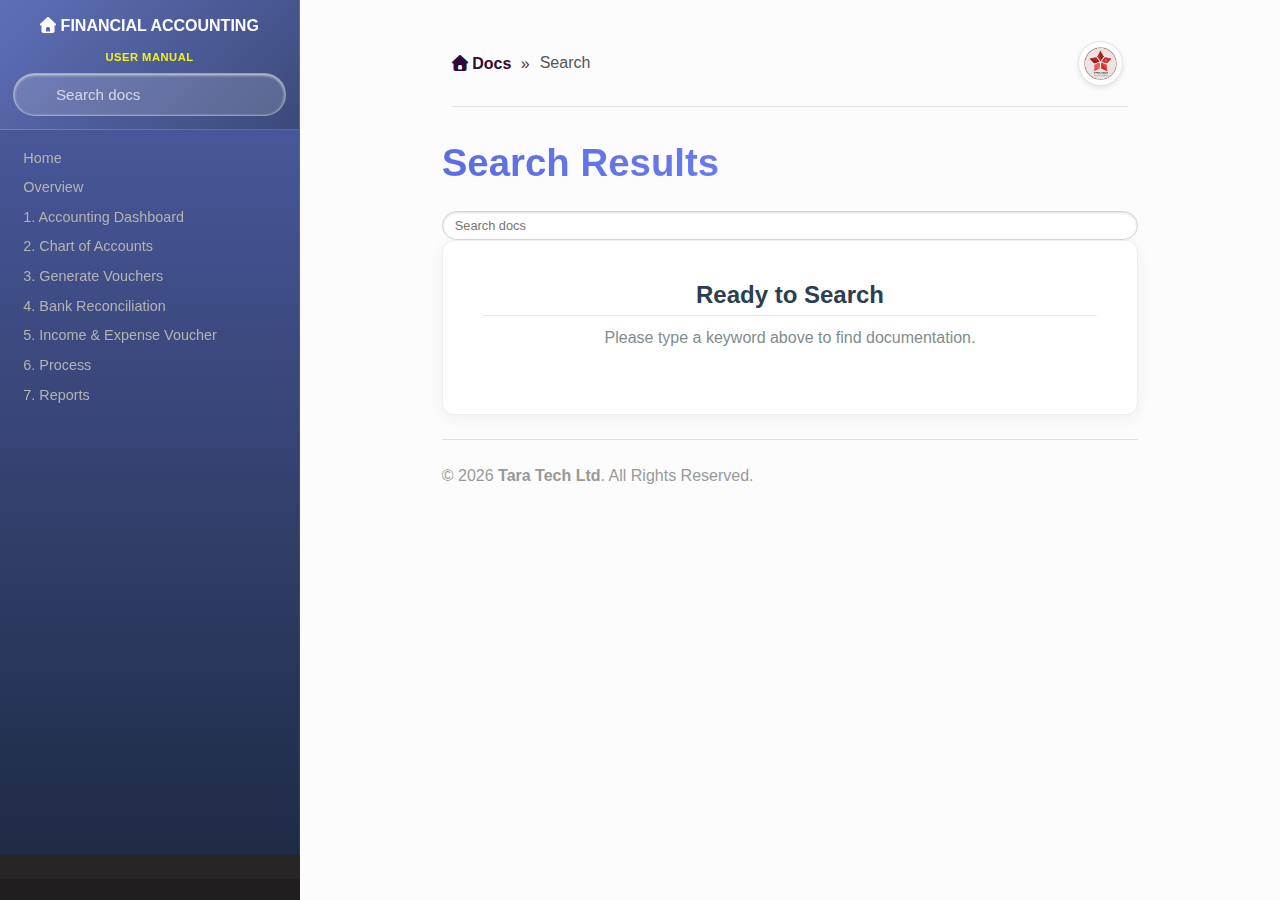
<file: search.html>
<!DOCTYPE html>

<html class="no-js" lang="en">

<head>
  <meta charset="utf-8">
  <meta http-equiv="X-UA-Compatible" content="IE=edge">
  <meta name="viewport" content="width=device-width, initial-scale=1.0">

  <meta name="author" content="thecreation">


  <title>Financial Accounting Docs</title>
  <link rel="shortcut icon" href="./img/favicon.ico">
  <link rel="stylesheet" href="./assets/css/theme.css" type="text/css" />
  <link rel="stylesheet" href="./assets/css/theme_extra.css" type="text/css" />
  <link rel="stylesheet" href="./assets/css/highlight.css">
   <link rel="stylesheet" href="./assets/css/all.min.css">


  <style>
    /* Professional Result Styling */
    .search-results-container {
      margin-top: 20px;
      font-family: 'Lato', sans-serif;
    }

    .no-results-card {
      background: #fff;
      padding: 40px;
      border-radius: 12px;
      text-align: center;
      box-shadow: 0 4px 15px rgba(0, 0, 0, 0.05);
      border: 1px solid #eee;
      animation: fadeIn 0.5s ease;
    }

    .no-results-card i {
      font-size: 50px;
      color: #ff6b6b;
      margin-bottom: 15px;
      display: block;
    }

    .no-results-card h2 {
      color: #2c3e50;
      margin-bottom: 10px;
    }

    .no-results-card p {
      color: #7f8c8d;
    }

    @keyframes fadeIn {
      from {
        opacity: 0;
        transform: translateY(10px);
      }

      to {
        opacity: 1;
        transform: translateY(0);
      }
    }
  </style>

</head>

<body class="wy-body-for-nav" role="document">

  <div class="wy-grid-for-nav">


    <nav data-toggle="wy-nav-shift" class="wy-nav-side stickynav">
      <div class="wy-side-nav-search">
        <a href="index.html" class="icon icon-home"> FINANCIAL ACCOUNTING </a>

        <div class="user-manual-label">
          User Manual
        </div>

        <div role="search">
          <form id="rtd-search-form" class="wy-form" action="./search.html" method="get">
            <input type="text" name="q" placeholder="Search docs" />
          </form>
        </div>
      </div>

      <div class="wy-menu wy-menu-vertical" data-spy="affix" role="navigation" aria-label="main navigation">
        <ul class="current">


          <li class="toctree-l1">

            <a class="" href="index.html">Home</a>
          </li>






          <li class="toctree-l1">

            <a class="" href="./pages/overview.html"> Overview</a>
          </li>

          <li class="toctree-l1">

            <a class="" href="./pages/dashboard.html">1. Accounting Dashboard</a>
          </li>

          <li class="toctree-l1">

            <a class="" href="./pages/coa.html">2. Chart of Accounts</a>
          </li>

          <li class="toctree-l1">

            <a class="" href="./pages/generate-vouchar.html">3. Generate Vouchers</a>
          </li>

          <li class="toctree-l1">

            <a class="" href="./pages/bank.html">4. Bank Reconciliation</a>
          </li>

          <li class="toctree-l1">

            <a class="" href="./pages/income.html">5. Income & Expense Voucher</a>
          </li>

          <li class="toctree-l1">

            <a class="" href="./pages/process.html">6. Process</a>
          </li>

          <li class="toctree-l1">

            <a class="" href="./pages/reports.html">7. Reports</a>
          </li>



        </ul>
      </div>
      &nbsp;
    </nav>

    <section data-toggle="wy-nav-shift" class="wy-nav-content-wrap">


      <nav class="wy-nav-top" role="navigation" aria-label="top navigation">
        <i data-toggle="wy-nav-top" class="fa fa-bars"></i>
        <a href="index.html">Financial Accountig Docs</a>
      </nav>


      <div class="wy-nav-content">
        <div class="rst-content">


          <div role="navigation" aria-label="breadcrumbs navigation" class="navigation-pad">
            <ul class="wy-breadcrumbs square">
              <li>
                <a href=" " class="icon icon-home docs"> Docs</a> &raquo;
              </li>
              <li class="docs-text">Search</li>

              <li class="wy-breadcrumbs-aside ttl-logo-li">
                <a href="https://www.taratechltd.com/" target="_blank" rel="noopener noreferrer" class="ttl">
                  <div class="logo-container logo">
                    <img src="./assets/images/others/logo-of-ttl.jpg" class="logo-img" alt="TTL Logo">
                  </div>
                </a>
              </li>
            </ul>
            <hr class="all-hr">
          </div>
          <div role="main">
            <div class="section">


              <h1 id="search">Search Results</h1>

              <form id="rtd-search-form" class="wy-form" action="./search.html" method="get">
                <input type="text" class="search_input search-query ui-autocomplete-input" name="q"
                  placeholder="Search docs" />
              </form>


              <div id="mkdocs-search-results" class="search-results">
                Searching...
              </div>


            </div>
          </div>
          <footer>


            <hr />

            <div role="contentinfo">
              <!-- Copyright etc -->

            </div>


            <div role="contentinfo">
              <p>&copy; 2026 <strong>Tara Tech Ltd</strong>. All Rights Reserved.</p>
            </div>
          </footer>

        </div>
      </div>

    </section>

  </div>

  <div class="rst-versions" role="note" style="cursor: pointer">
    <span class="rst-current-version" data-toggle="rst-current-version">


    </span>
  </div>

  <script src="./assets/js/search_data.js"></script>
  <script src="./assets/js/jquery-2.1.1.min.js"></script>
  <script src="./assets/js/modernizr-2.8.3.min.js"></script>
  <script type="text/javascript" src="./assets/js/highlight.pack.js"></script>
  <script src="./assets/js/search_index-data.js"></script>
  <script src="./assets/js/theme.js"></script>
  <script src="./assets/js/search/require.js"></script>
  <script src="./assets/js/search/search.js"></script>
  <script>var base_url = '.';</script>
  <script>
    window.onload = function () {
      const urlParams = new URLSearchParams(window.location.search);
      const query = urlParams.get('q');
      const resultsDiv = document.getElementById('mkdocs-search-results');

      if (!query || query.trim() === "") {
        resultsDiv.innerHTML = `
            <div class="no-results-card">
                <h2>Ready to Search</h2>
                <p>Please type a keyword above to find documentation.</p>
            </div>`;
        return;
      }

      const searchTerm = query.toLowerCase().trim();

      // 1. Try to find an EXACT match first for immediate redirect
      const exactMatch = searchData.find(item =>
        item.title.toLowerCase() === searchTerm ||
        item.tags.toLowerCase().split(' ').includes(searchTerm)
      );

      if (exactMatch) {
        resultsDiv.innerHTML = `<div class="no-results-card"><h2>Redirecting to ${exactMatch.title}...</h2></div>`;
        window.location.href = exactMatch.url;
        return;
      }

      // 2. If no exact match, look for PARTIAL matches
      const partialMatches = searchData.filter(item =>
        item.title.toLowerCase().includes(searchTerm) ||
        item.tags.toLowerCase().includes(searchTerm)
      );

      if (partialMatches.length > 0) {
        resultsDiv.innerHTML = '<h2>Suggested Results</h2>';
        partialMatches.forEach(res => {
          resultsDiv.innerHTML += `
                <div style="margin-bottom: 15px; padding: 15px; border: 1px solid #eee; border-radius: 8px;">
                    <a href="${res.url}" style="font-size: 18px; color: #4d035e; font-weight: bold; text-decoration: none;">
                        ${res.title}
                    </a>
                    <p style="margin: 5px 0 0; color: #666; font-size: 13px;">Path: ${res.url}</p>
                </div>`;
        });
      } else {
        // 3. SHOW THE BEAUTIFUL ERROR MESSAGE
        resultsDiv.innerHTML = `
            <div class="no-results-card">
                <i class="fa fa-exclamation-circle"></i>
                <h2>Oops! Nothing Found</h2>
                <p>We couldn't find any results for "<strong>${query}</strong>".</p>
                <p style="margin-top:10px; font-size: 0.9em;">Please enter a correct keyword like "Home", "Day Close", or "Reports".</p>
                <button onclick="document.querySelector('.search_input').focus()" 
                        style="margin-top:20px; padding: 10px 20px; background: #7a88e8; color: white; border: none; border-radius: 5px; cursor: pointer;">
                    Try Again
                </button>
            </div>`;
      }
    };
  </script>

</body>

</html>
</file>
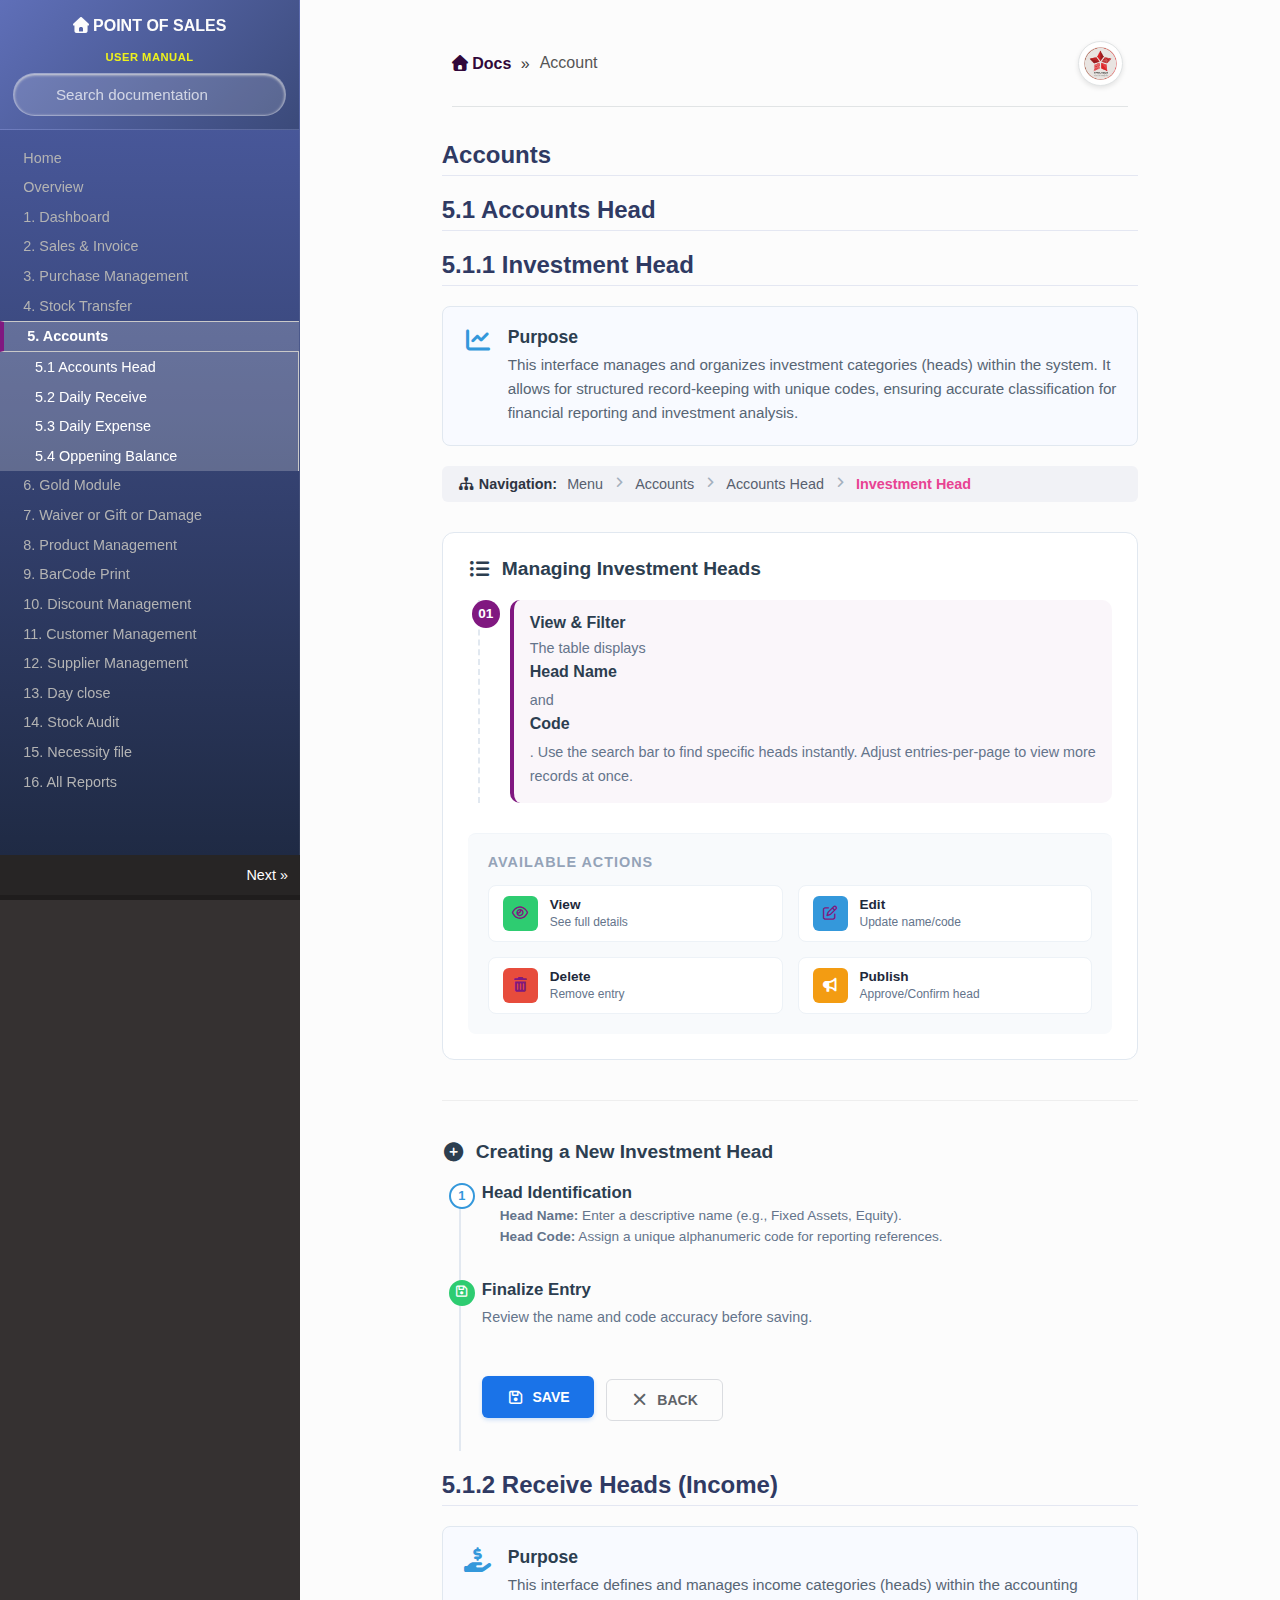
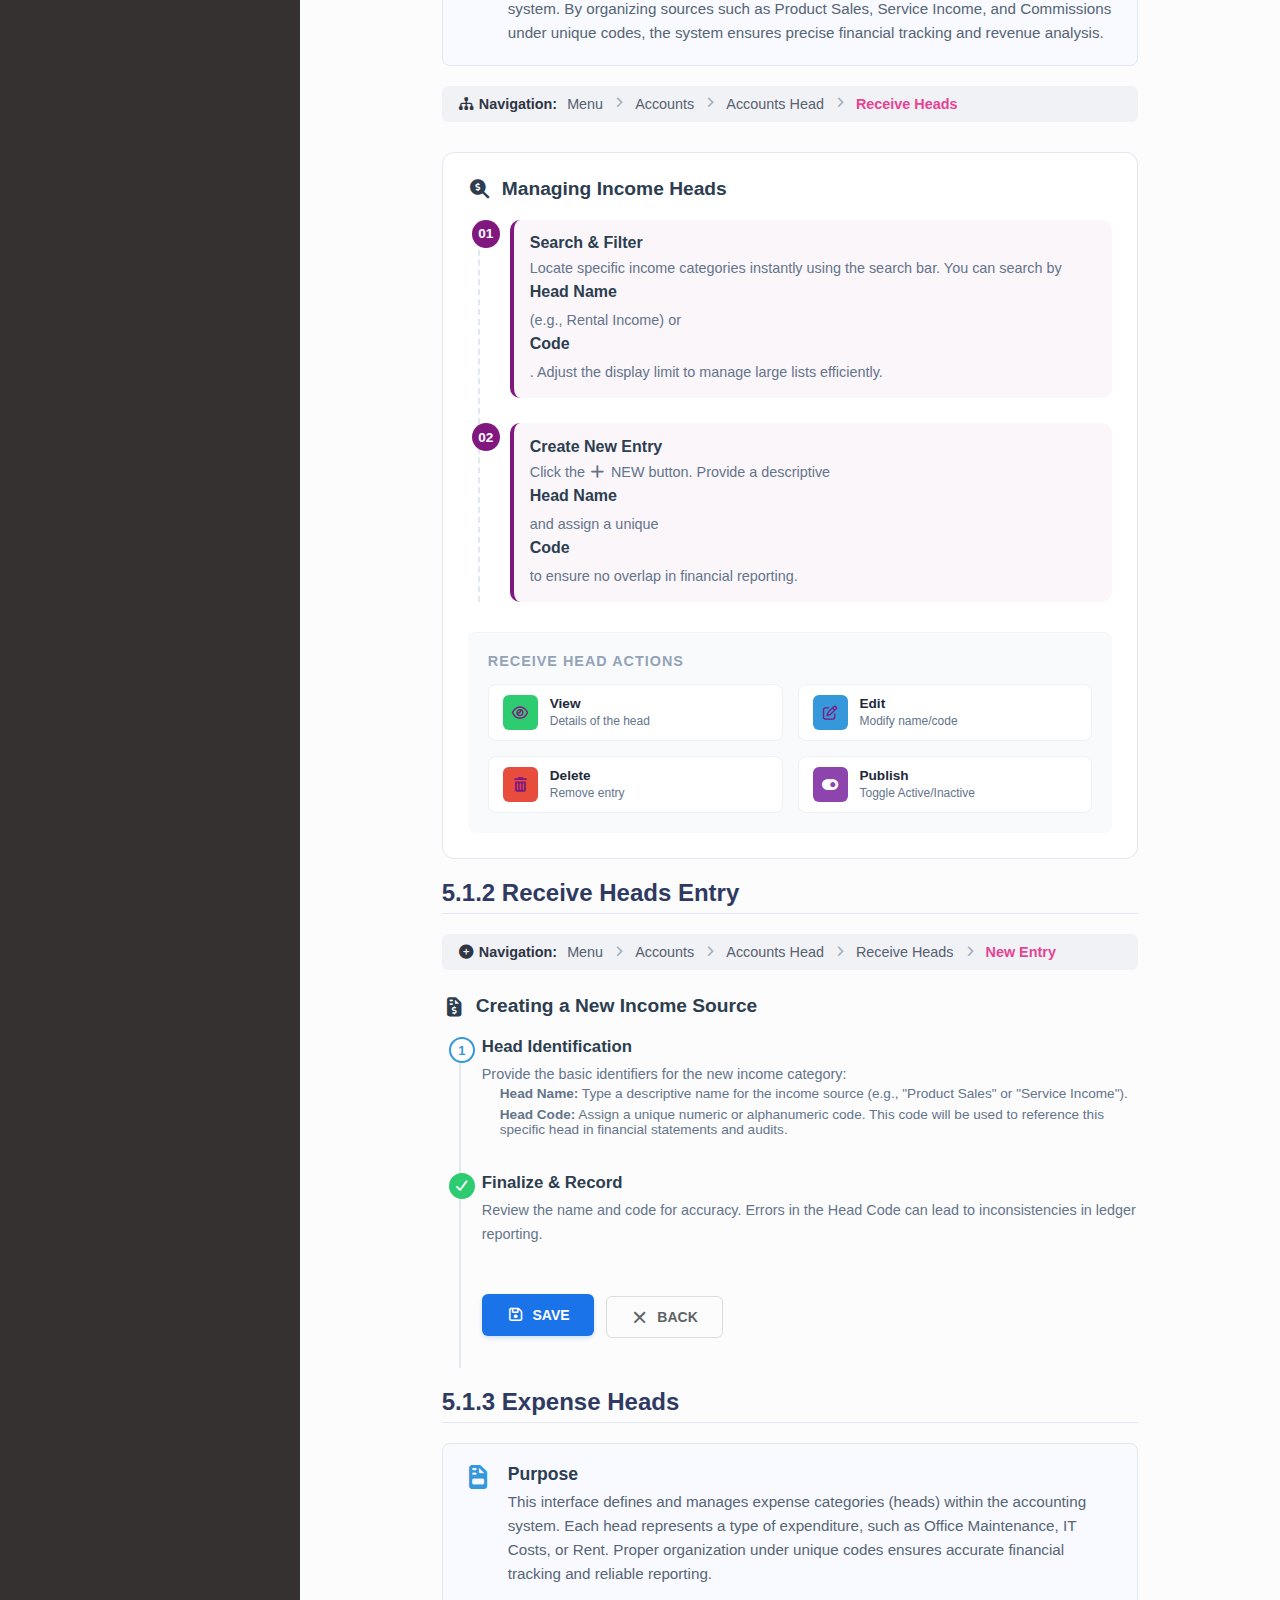
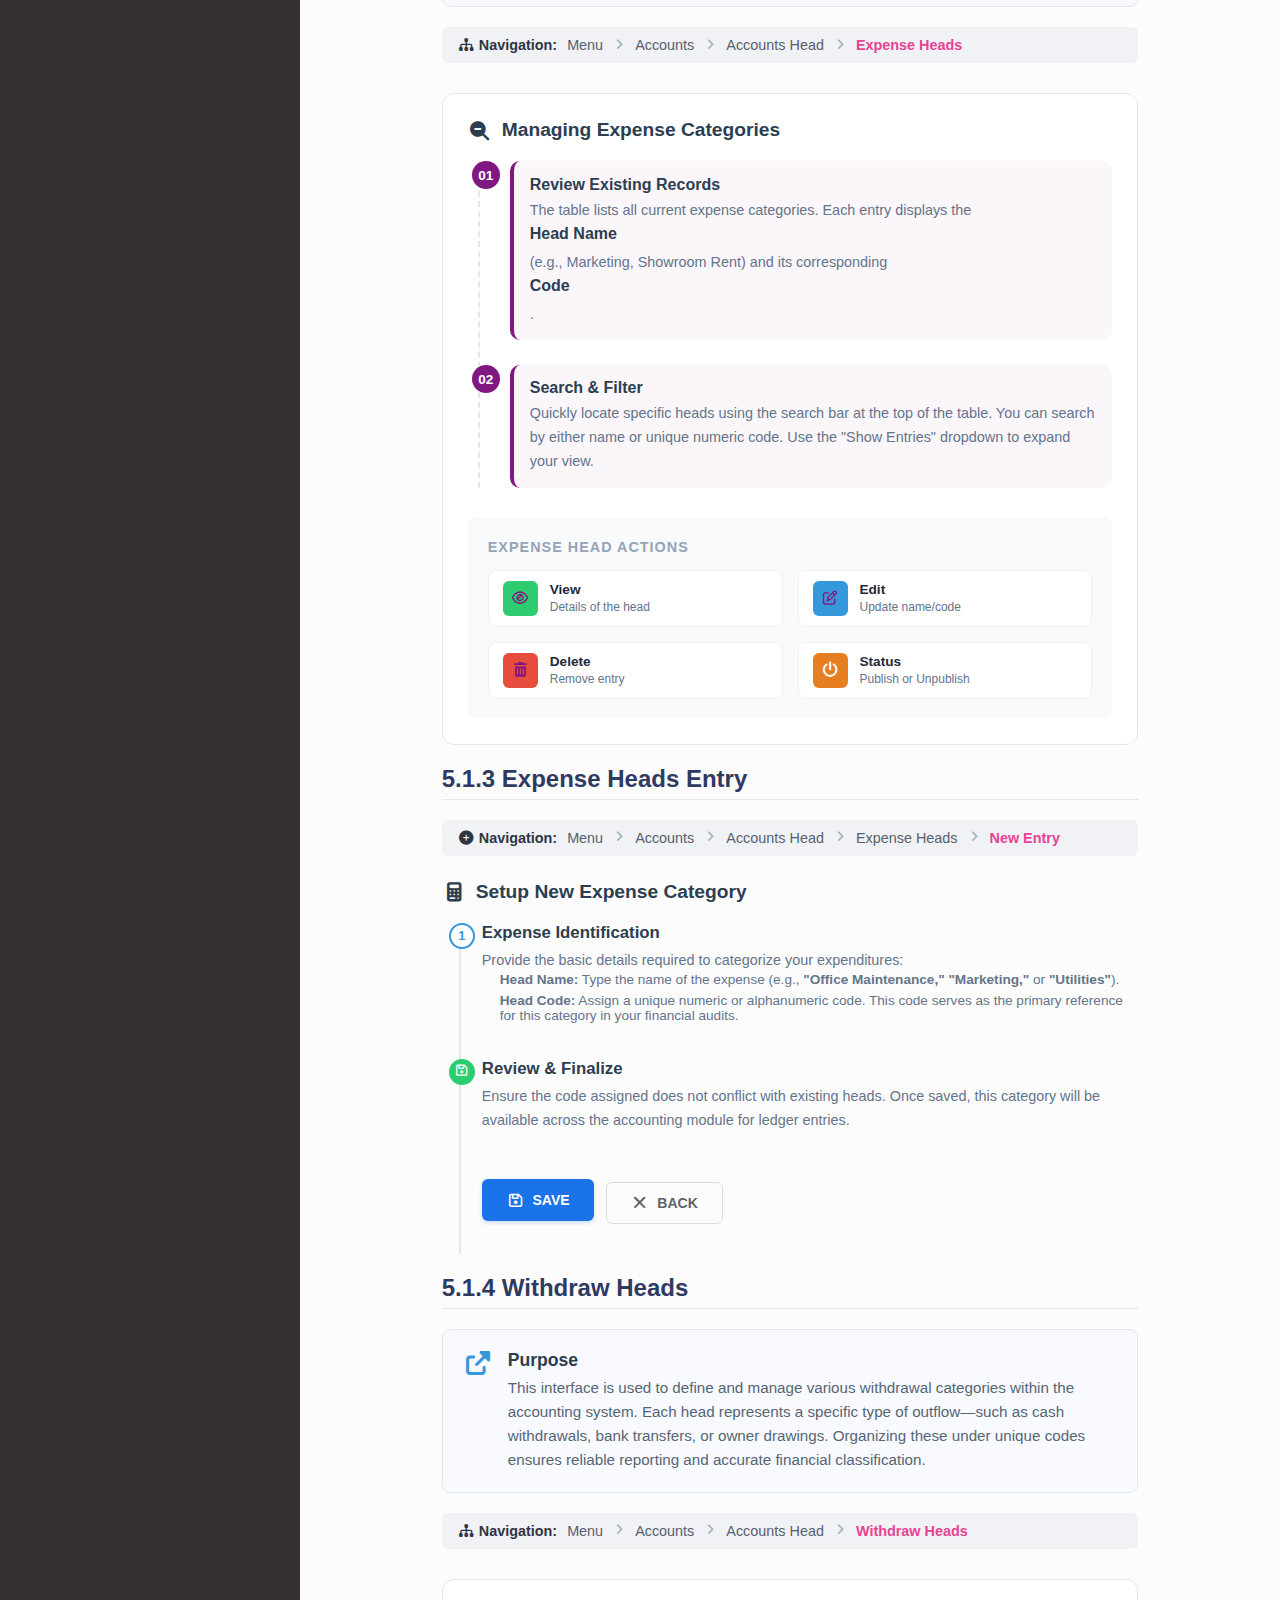
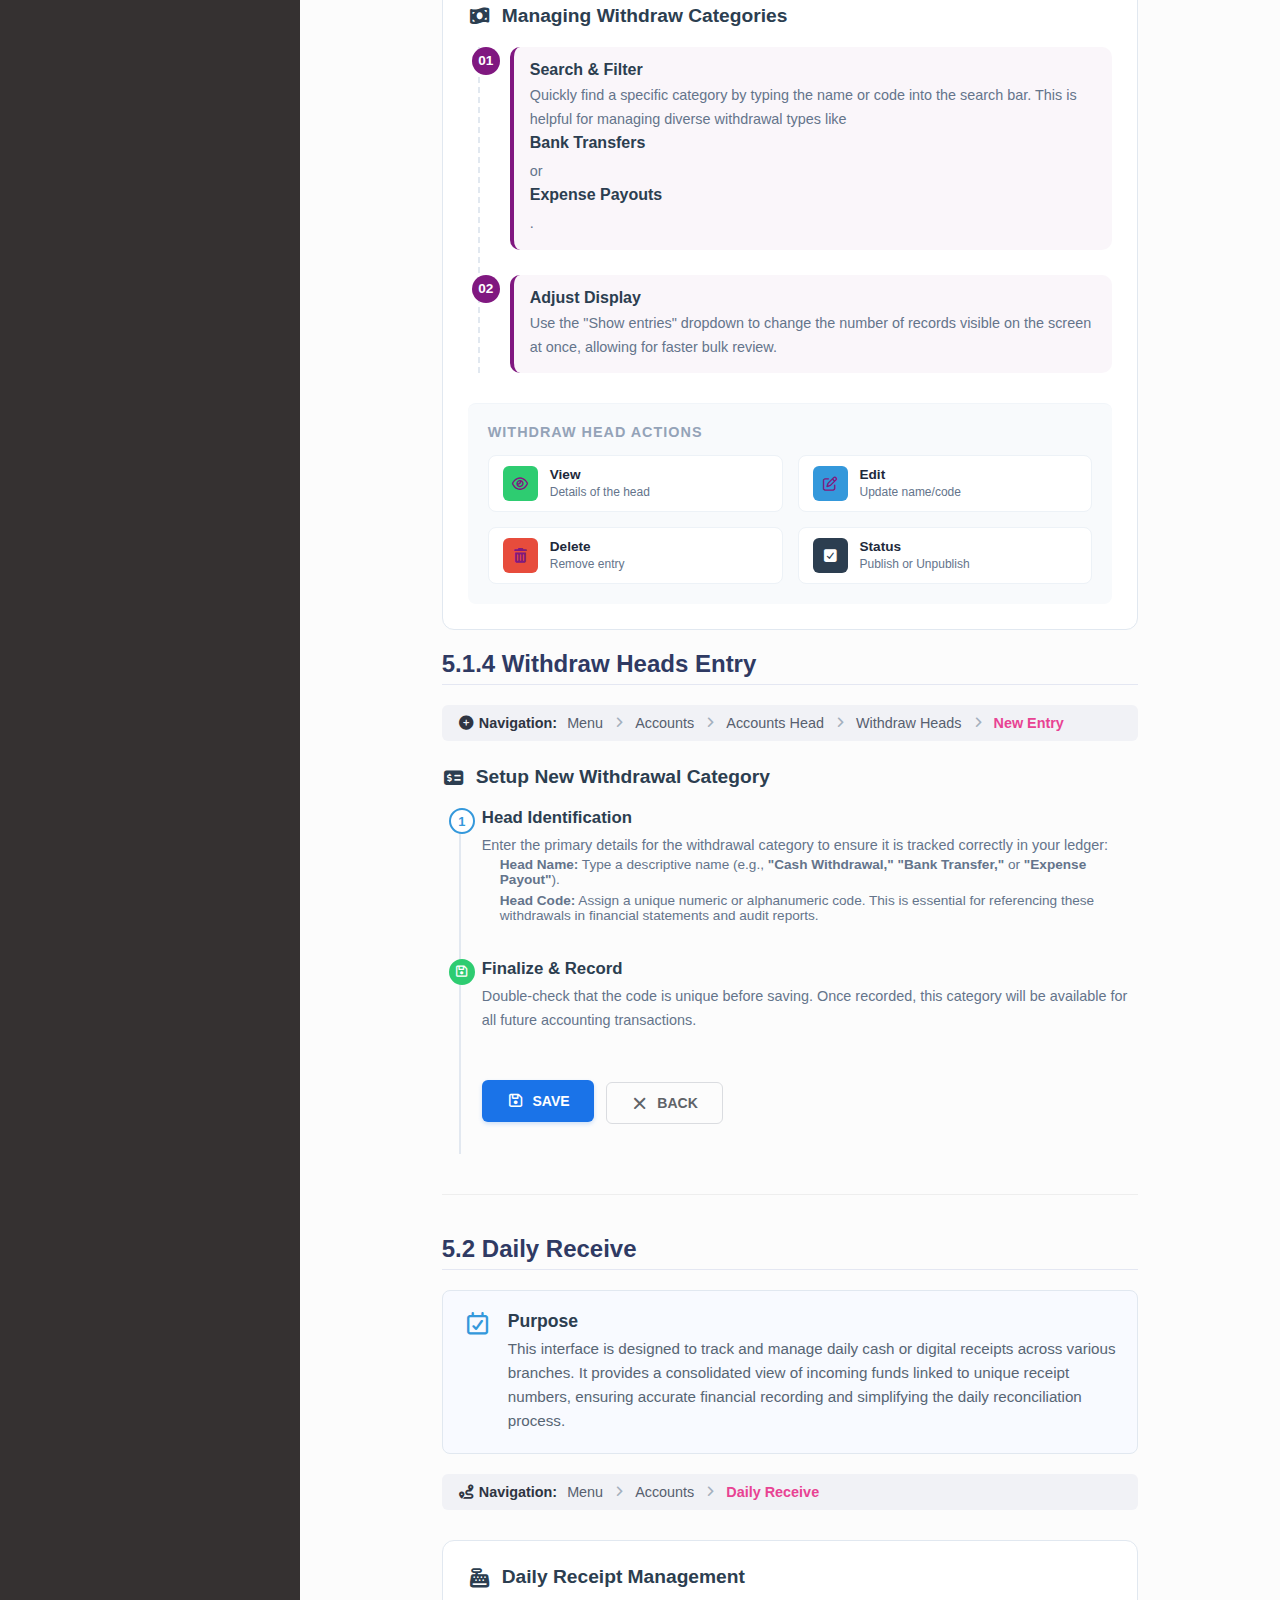
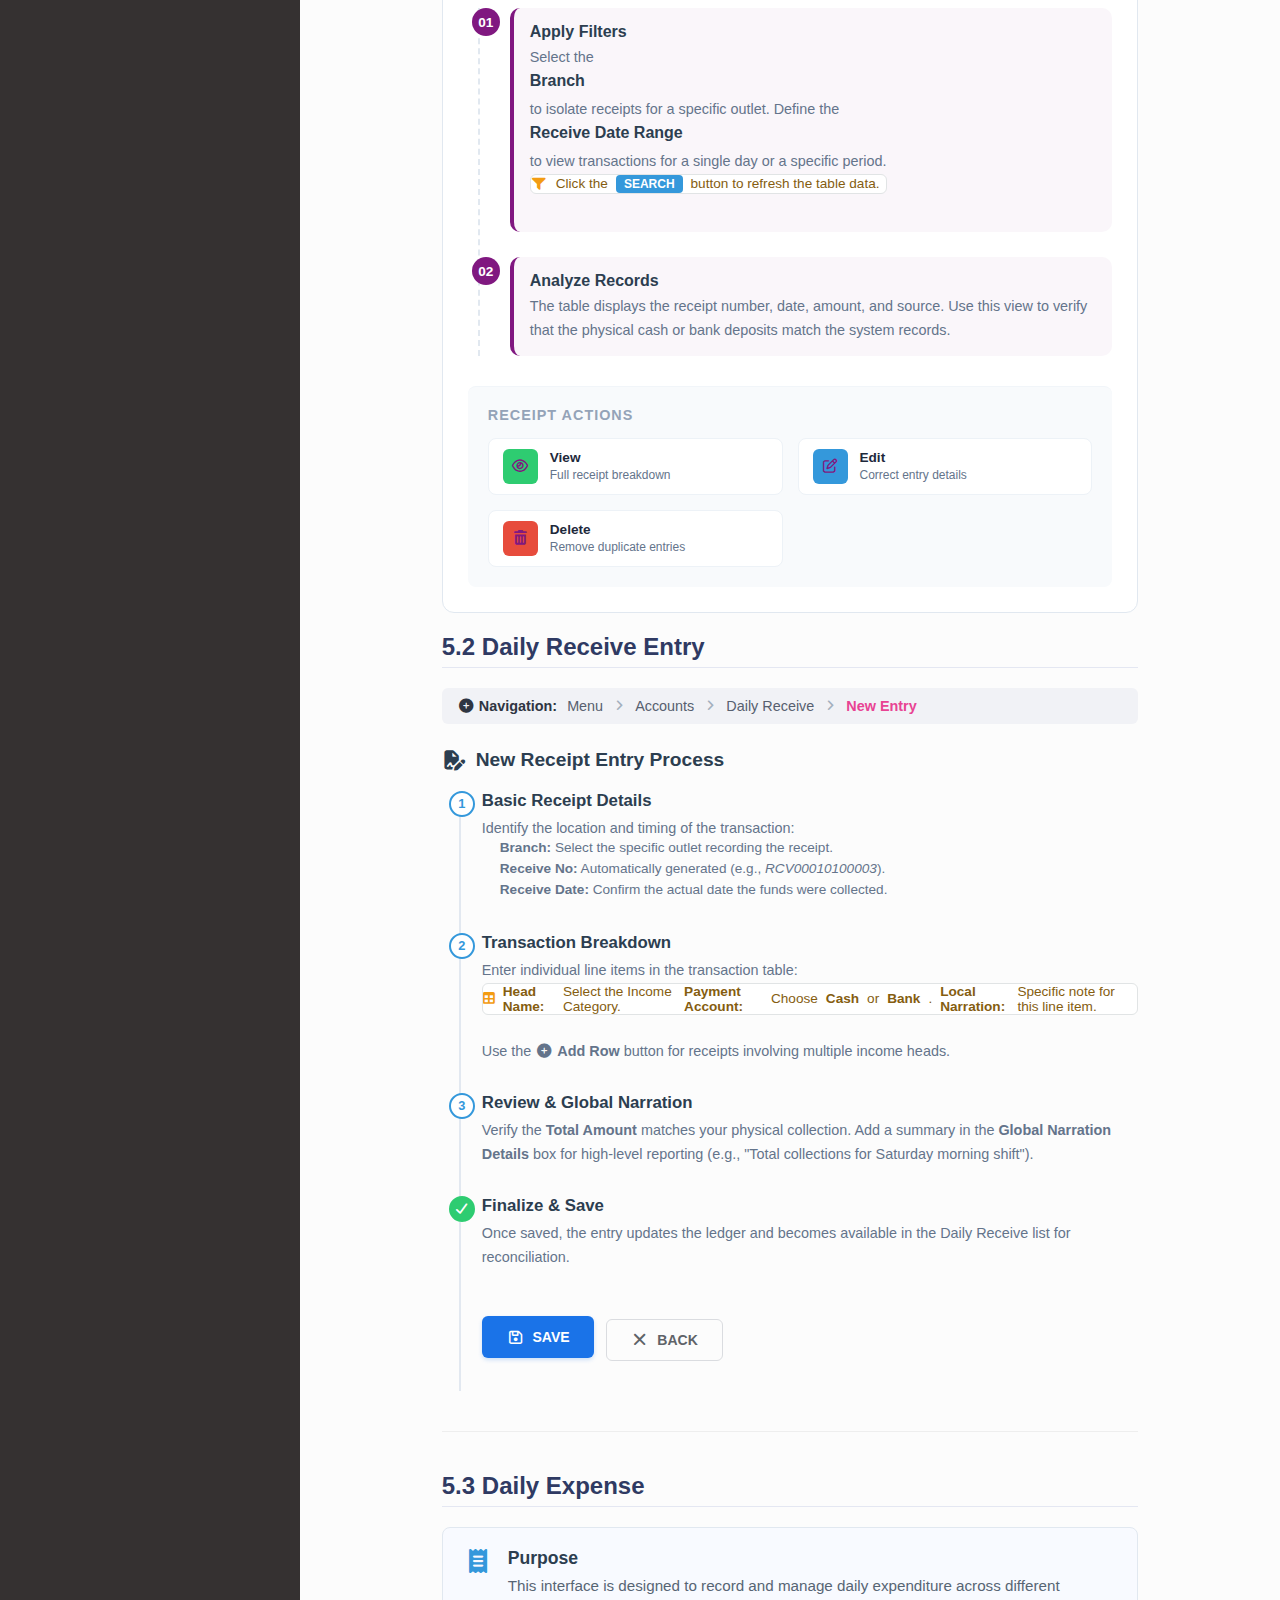
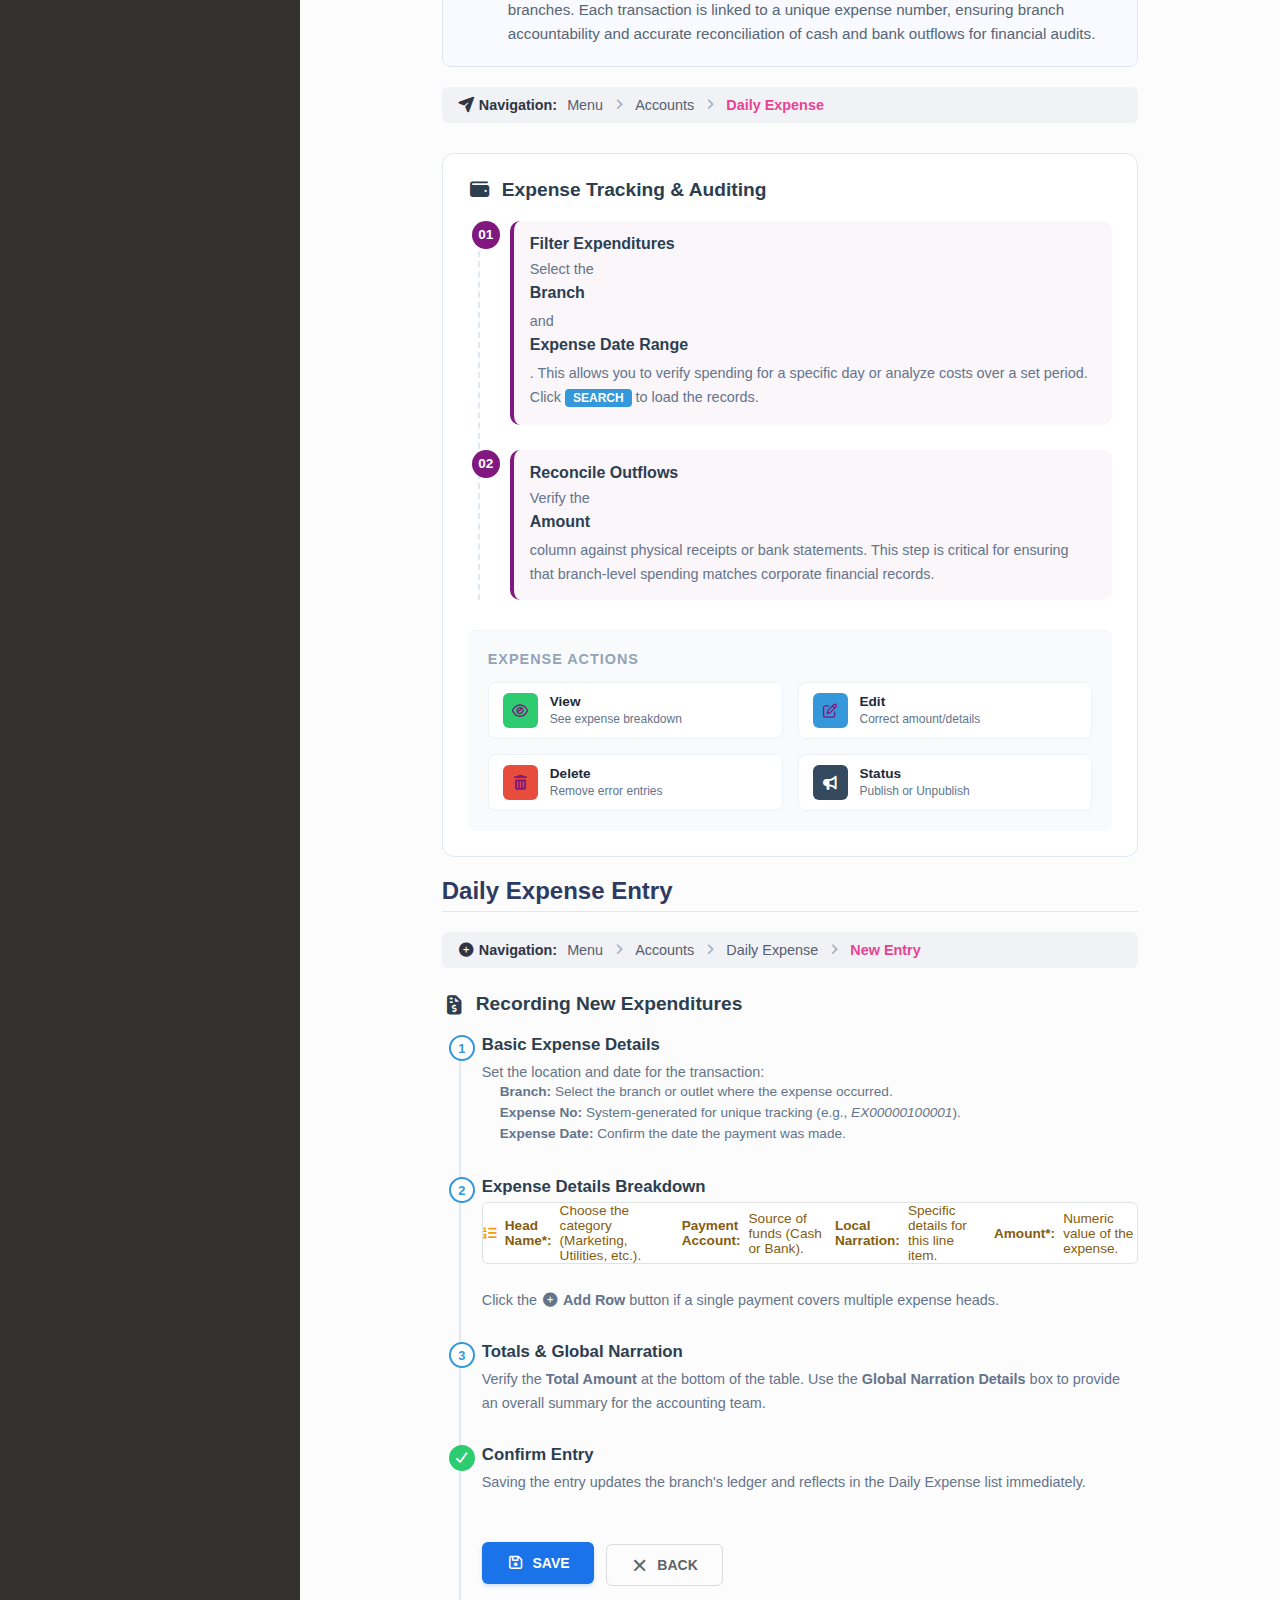
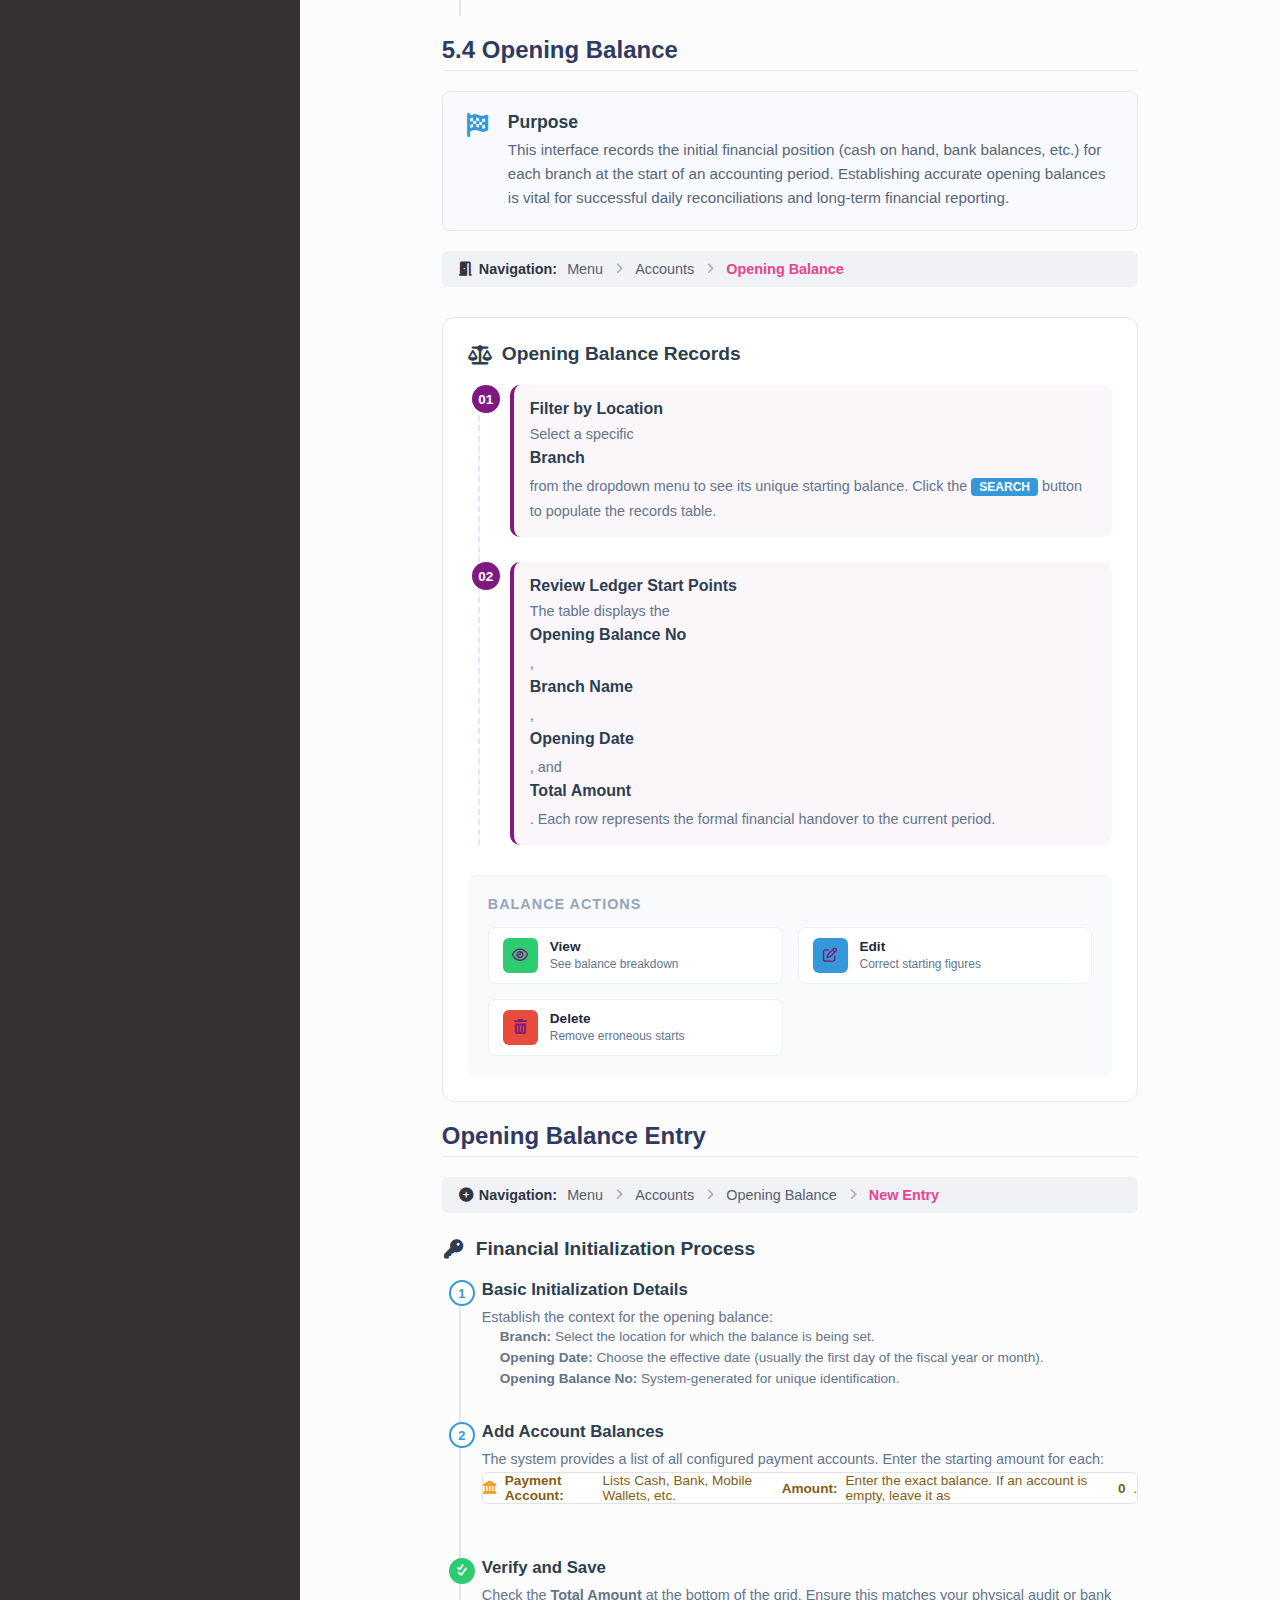
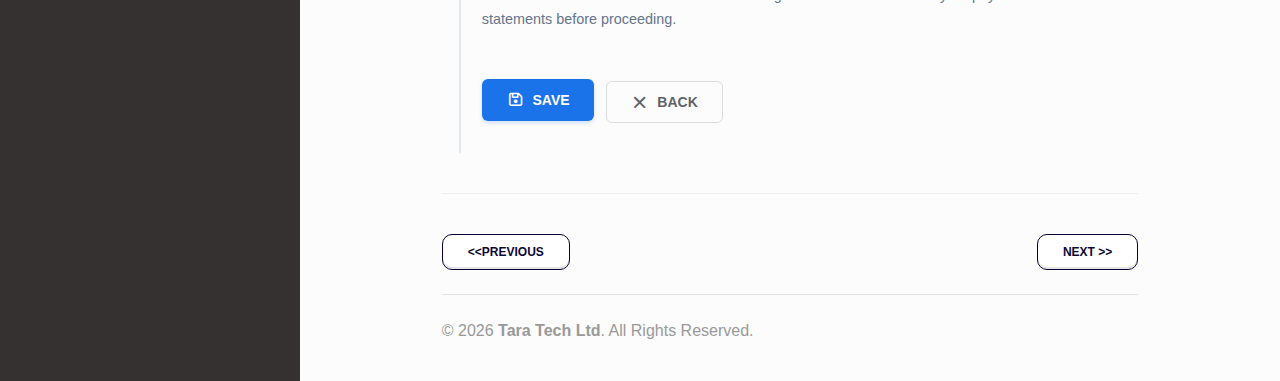
<file: pages/account.html>
<!DOCTYPE html>
<html class="no-js" lang="en">

<head>
  <meta charset="utf-8">
  <meta http-equiv="X-UA-Compatible" content="IE=edge">
  <meta name="viewport" content="width=device-width, initial-scale=1.0">

  <meta name="author" content="Tara Tech Ltd">
  <title>5. Accounts - Point of Sales System</title>

  <link rel="shortcut icon" href="../img/favicon.ico">
  <link rel="stylesheet" href="../assets/css/theme.css" type="text/css" />
  <link rel="stylesheet" href="../assets/css/theme_extra.css" type="text/css" />
  <link rel="stylesheet" href="../assets/css/highlight.css">
   <link rel="stylesheet" href="../assets/css/all.min.css">
<link rel="stylesheet" href="../assets/css/dashboard.css">
<link rel="stylesheet" href="../assets/css/style.css">
</head>

<body class="wy-body-for-nav" role="document">

  <div class="wy-grid-for-nav">

    <!-- SIDEBAR -->
    <nav data-toggle="wy-nav-shift" class="wy-nav-side stickynav">
      <div class="wy-side-nav-search">
        <a href="../index.html" class="icon icon-home">
          POINT OF SALES
        </a>

        <div class="user-manual-label">
          User Manual
        </div>
        <div role="search">
          <form class="wy-form" action="../search.html" method="get">
            <input type="text" name="q" placeholder="Search documentation">
          </form>
        </div>
      </div>

      <div class="wy-menu wy-menu-vertical" role="navigation" aria-label="main navigation">
        <ul class="current">

          <li class="toctree-l1">
            <a href="../index.html">Home</a>
          </li>

          <li class="toctree-l1">
            <a href="../pages/overview.html"> Overview</a>
          </li>

          <li class="toctree-l1"><a href="../pages/income.html">1.  Dashboard</a></li>
        

          <li class="toctree-l1"><a href="../pages/sales.html">2. Sales & Invoice</a></li>
          <li class="toctree-l1"><a href="../pages/generate-vouchar.html">3. Purchase Management</a></li>
          <li class="toctree-l1"><a href="../pages/bank.html">4. Stock Transfer</a></li>
            <li class="toctree-l1 current">
            <a class="current" href=" ">5.  Accounts</a>
            <ul>
              <li><a href="#prerequisites">5.1  Accounts Head</a></li>
              <li><a href="#navigation-overview">5.2 Daily Receive</a></li>
              <li><a href="#first-login">5.3  Daily Expense</a></li>
              <li><a href="#initial-setup">5.4 Oppening Balance</a></li>
            </ul>
          </li>
          </li>
          <li class="toctree-l1"><a href="../pages/process.html">6. Gold Module</a></li>
          <li class="toctree-l1"><a href="../pages/reports.html">7. Waiver or Gift or Damage</a></li>
          <li class="toctree-l1"><a href="../pages/reports.html">8. Product Management</a></li>
          <li class="toctree-l1"><a href="../pages/reports.html">9. BarCode Print</a></li>
          <li class="toctree-l1"><a href="../pages/reports.html">10. Discount Management</a></li>
          <li class="toctree-l1"><a href="../pages/reports.html">11. Customer Management</a></li>
          <li class="toctree-l1"><a href="../pages/reports.html">12. Supplier Management</a></li>
          <li class="toctree-l1"><a href="../pages/reports.html">13. Day close</a></li>
          <li class="toctree-l1"><a href="../pages/reports.html">14. Stock Audit</a></li>
          <li class="toctree-l1"><a href="../pages/reports.html">15. Necessity file</a></li>
          <li class="toctree-l1"><a href="../pages/reports.html">16. All Reports</a></li>


        </ul>
      </div>
    </nav>

    <!-- MAIN CONTENT -->
    <section data-toggle="wy-nav-shift" class="wy-nav-content-wrap">
      <div class="wy-nav-content">
        <div class="rst-content">





          <div role="navigation" aria-label="breadcrumbs navigation" class="navigation-pad">
            <ul class="wy-breadcrumbs square">
              <li>
                <a href="../index.html" class="icon icon-home docs"> Docs</a> &raquo;
              </li>
              <li class="docs-text">Account</li>

              <li class="wy-breadcrumbs-aside ttl-logo-li">
                <a href="https://www.taratechltd.com/" target="_blank" rel="noopener noreferrer" class="ttl">
                  <div class="logo-container logo">
                    <img src="../assets/images/others/logo-of-ttl.jpg" class="logo-img" alt="TTL Logo">
                  </div>
                </a>
              </li>
            </ul>
            <hr class="all-hr">
          </div>

    
<div class="doc-container">
    <div class="section-wrapper">
    <h2 class="text">Accounts</h2>
        <h2 class="main-title">5.1 Accounts Head</h2>
        
        <div class="doc-container">
    <section class="section-wrapper">
        <h2 class="main-title">5.1.1 Investment Head</h2>

        <div class="purpose-box pb-m">
            <div class="purpose-container">
                <div class="purpose-icon">
                    <i class="fa fa-chart-line"></i>
                </div>
                <div class="purpose-content">
                    <h3 class="purpose-title">Purpose</h3>
                    <p class="purpose-description">
                        This interface manages and organizes investment categories (heads) within the system. It allows for structured record-keeping with unique codes, ensuring accurate classification for financial reporting and investment analysis.
                    </p>
                </div>
            </div>
        </div>

        <div class="nav-hint">
            <div class="nav-label">
                <i class="fa fa-sitemap"></i> <strong>Navigation:</strong>
            </div>
            <div class="breadcrumb-trail">
                <span class="path-link">Menu</span> <i class="fa fa-angle-right"></i>
                <span class="path-link">Accounts</span> <i class="fa fa-angle-right"></i>
                <span class="path-link">Accounts Head</span> <i class="fa fa-angle-right"></i>
                <span class="path-link current-path">Investment Head</span>
            </div>
        </div>

        <div class="usage-guide-container">
            <div class="features-header">
                <i class="fa fa-list-ul"></i>
                <h3>Managing Investment Heads</h3>
            </div>
            
            <div class="process-flow">
                <div class="step-item">
                    <div class="step-number">01</div>
                    <div class="step-content">
                        <strong>View & Filter</strong>
                        <p>The table displays <strong>Head Name</strong> and <strong>Code</strong>. Use the search bar to find specific heads instantly. Adjust entries-per-page to view more records at once.</p>
                    </div>
                </div>
            </div>

            <div class="action-legend-box">
                <h4 class="legend-title">Available Actions</h4>
                <div class="action-grid">
                    <div class="action-card">
                        <div class="action-icon btn-view"><i class="fa fa-eye"></i></div>
                        <div class="action-info"><strong>View</strong><span>See full details</span></div>
                    </div>
                    <div class="action-card">
                        <div class="action-icon btn-edit"><i class="fa fa-edit"></i></div>
                        <div class="action-info"><strong>Edit</strong><span>Update name/code</span></div>
                    </div>
                    <div class="action-card">
                        <div class="action-icon btn-delete"><i class="fa fa-trash-alt"></i></div>
                        <div class="action-info"><strong>Delete</strong><span>Remove entry</span></div>
                    </div>
                    <div class="action-card">
                        <div class="action-icon" style="background:#f39c12; color:white;"><i class="fa fa-bullhorn"></i></div>
                        <div class="action-info"><strong>Publish</strong><span>Approve/Confirm head</span></div>
                    </div>
                </div>
            </div>
        </div>

        <hr class="section-divider">

        <div class="features-header">
            <i class="fa fa-plus-circle"></i>
            <h3>Creating a New Investment Head</h3>
        </div>

        <div class="workflow-container">
            <div class="workflow-step">
                <div class="step-marker">1</div>
                <div class="step-details">
                    <h4>Head Identification</h4>
                    <ul class="phase-list">
                        <li><strong>Head Name:</strong> Enter a descriptive name (e.g., Fixed Assets, Equity).</li>
                        <li><strong>Head Code:</strong> Assign a unique alphanumeric code for reporting references.</li>
                    </ul>
                </div>
            </div>

            <div class="workflow-step finish">
                <div class="step-marker"><i class="fa fa-save"></i></div>
                <div class="step-details">
                    <h4>Finalize Entry</h4>
                    <p>Review the name and code accuracy before saving.</p>
                    <div class="btn-group-row">
                        <button class="btn-save-print"><i class="fa fa-save"></i> SAVE</button>
                        <button class="btn-back"><i class="fa fa-times"></i> BACK</button>
                    </div>
                </div>
            </div>
        </div>
    </section>
</div>

<!-- ===============================
 5.1.2
 ============================= -->



 <div class="doc-container">
    <section class="section-wrapper">
        <h2 class="main-title">5.1.2 Receive Heads (Income)</h2>

        <div class="purpose-box pb-m">
            <div class="purpose-container">
                <div class="purpose-icon">
                    <i class="fa fa-hand-holding-usd"></i>
                </div>
                <div class="purpose-content">
                    <h3 class="purpose-title">Purpose</h3>
                    <p class="purpose-description">
                        This interface defines and manages income categories (heads) within the accounting system. By organizing sources such as Product Sales, Service Income, and Commissions under unique codes, the system ensures precise financial tracking and revenue analysis.
                    </p>
                </div>
            </div>
        </div>

        <div class="nav-hint">
            <div class="nav-label">
                <i class="fa fa-sitemap"></i> <strong>Navigation:</strong>
            </div>
            <div class="breadcrumb-trail">
                <span class="path-link">Menu</span> <i class="fa fa-angle-right"></i>
                <span class="path-link">Accounts</span> <i class="fa fa-angle-right"></i>
                <span class="path-link">Accounts Head</span> <i class="fa fa-angle-right"></i>
                <span class="path-link current-path">Receive Heads</span>
            </div>
        </div>

        <div class="usage-guide-container">
            <div class="features-header">
                <i class="fa fa-search-dollar"></i>
                <h3>Managing Income Heads</h3>
            </div>
            
            <div class="process-flow">
                <div class="step-item">
                    <div class="step-number">01</div>
                    <div class="step-content">
                        <strong>Search & Filter</strong>
                        <p>Locate specific income categories instantly using the search bar. You can search by <strong>Head Name</strong> (e.g., Rental Income) or <strong>Code</strong>. Adjust the display limit to manage large lists efficiently.</p>
                    </div>
                </div>

                <div class="step-item">
                    <div class="step-number">02</div>
                    <div class="step-content">
                        <strong>Create New Entry</strong>
                        <p>Click the <span class="badge-add"><i class="fa fa-plus"></i> NEW</span> button. Provide a descriptive <strong>Head Name</strong> and assign a unique <strong>Code</strong> to ensure no overlap in financial reporting.</p>
                    </div>
                </div>
            </div>

            <div class="action-legend-box">
                <h4 class="legend-title">Receive Head Actions</h4>
                <div class="action-grid">
                    <div class="action-card">
                        <div class="action-icon btn-view"><i class="fa fa-eye"></i></div>
                        <div class="action-info"><strong>View</strong><span>Details of the head</span></div>
                    </div>
                    <div class="action-card">
                        <div class="action-icon btn-edit"><i class="fa fa-edit"></i></div>
                        <div class="action-info"><strong>Edit</strong><span>Modify name/code</span></div>
                    </div>
                    <div class="action-card">
                        <div class="action-icon btn-delete"><i class="fa fa-trash-alt"></i></div>
                        <div class="action-info"><strong>Delete</strong><span>Remove entry</span></div>
                    </div>
                    <div class="action-card">
                        <div class="action-icon" style="background:#8e44ad; color:white;"><i class="fa fa-toggle-on"></i></div>
                        <div class="action-info"><strong>Publish</strong><span>Toggle Active/Inactive</span></div>
                    </div>
                </div>
            </div>
        </div>
    </section>

    <div class="doc-container">
    <section class="section-wrapper">
        <h2 class="main-title">5.1.2 Receive Heads Entry</h2>

        <div class="nav-hint">
            <div class="nav-label"><i class="fa fa-plus-circle"></i> <strong>Navigation:</strong></div>
            <div class="breadcrumb-trail">
                <span class="path-link">Menu</span> <i class="fa fa-angle-right"></i>
                <span class="path-link">Accounts</span> <i class="fa fa-angle-right"></i>
                <span class="path-link">Accounts Head</span> <i class="fa fa-angle-right"></i>
                <span class="path-link">Receive Heads</span> <i class="fa fa-angle-right"></i>
                <span class="path-link current-path">New Entry</span>
            </div>
        </div>

        <div class="features-header">
            <i class="fa fa-file-invoice-dollar"></i>
            <h3>Creating a New Income Source</h3>
        </div>

        <div class="workflow-container">
            <div class="workflow-step">
                <div class="step-marker">1</div>
                <div class="step-details">
                    <h4>Head Identification</h4>
                    <p>Provide the basic identifiers for the new income category:</p>
                    <ul class="phase-list">
                        <li><strong>Head Name:</strong> Type a descriptive name for the income source (e.g., "Product Sales" or "Service Income").</li>
                        <li><strong>Head Code:</strong> Assign a unique numeric or alphanumeric code. This code will be used to reference this specific head in financial statements and audits.</li>
                    </ul>
                </div>
            </div>

            <div class="workflow-step finish">
                <div class="step-marker"><i class="fa fa-check"></i></div>
                <div class="step-details">
                    <h4>Finalize & Record</h4>
                    <p>Review the name and code for accuracy. Errors in the Head Code can lead to inconsistencies in ledger reporting.</p>
                    
                    <div class="btn-group-row">
                        <button class="btn-save-print"><i class="fa fa-save"></i> SAVE</button>
                        <button class="btn-back"><i class="fa fa-times"></i> BACK</button>
                    </div>
                </div>
            </div>
        </div>
    </section>
</div>
</div>


<!-- =============================
 5.1.3
 =============================== -->

 <div class="doc-container">
    <section class="section-wrapper">
        <h2 class="main-title">5.1.3 Expense Heads</h2>

        <div class="purpose-box pb-m">
            <div class="purpose-container">
                <div class="purpose-icon">
                    <i class="fa fa-file-invoice"></i>
                </div>
                <div class="purpose-content">
                    <h3 class="purpose-title">Purpose</h3>
                    <p class="purpose-description">
                        This interface defines and manages expense categories (heads) within the accounting system. Each head represents a type of expenditure, such as Office Maintenance, IT Costs, or Rent. Proper organization under unique codes ensures accurate financial tracking and reliable reporting.
                    </p>
                </div>
            </div>
        </div>

        <div class="nav-hint">
            <div class="nav-label">
                <i class="fa fa-sitemap"></i> <strong>Navigation:</strong>
            </div>
            <div class="breadcrumb-trail">
                <span class="path-link">Menu</span> <i class="fa fa-angle-right"></i>
                <span class="path-link">Accounts</span> <i class="fa fa-angle-right"></i>
                <span class="path-link">Accounts Head</span> <i class="fa fa-angle-right"></i>
                <span class="path-link current-path">Expense Heads</span>
            </div>
        </div>

        <div class="usage-guide-container">
            <div class="features-header">
                <i class="fa fa-search-minus"></i>
                <h3>Managing Expense Categories</h3>
            </div>
            
            <div class="process-flow">
                <div class="step-item">
                    <div class="step-number">01</div>
                    <div class="step-content">
                        <strong>Review Existing Records</strong>
                        <p>The table lists all current expense categories. Each entry displays the <strong>Head Name</strong> (e.g., Marketing, Showroom Rent) and its corresponding <strong>Code</strong>.</p>
                    </div>
                </div>

                <div class="step-item">
                    <div class="step-number">02</div>
                    <div class="step-content">
                        <strong>Search & Filter</strong>
                        <p>Quickly locate specific heads using the search bar at the top of the table. You can search by either name or unique numeric code. Use the "Show Entries" dropdown to expand your view.</p>
                    </div>
                </div>
            </div>

            <div class="action-legend-box">
                <h4 class="legend-title">Expense Head Actions</h4>
                <div class="action-grid">
                    <div class="action-card">
                        <div class="action-icon btn-view"><i class="fa fa-eye"></i></div>
                        <div class="action-info"><strong>View</strong><span>Details of the head</span></div>
                    </div>
                    <div class="action-card">
                        <div class="action-icon btn-edit"><i class="fa fa-edit"></i></div>
                        <div class="action-info"><strong>Edit</strong><span>Update name/code</span></div>
                    </div>
                    <div class="action-card">
                        <div class="action-icon btn-delete"><i class="fa fa-trash-alt"></i></div>
                        <div class="action-info"><strong>Delete</strong><span>Remove entry</span></div>
                    </div>
                    <div class="action-card">
                        <div class="action-icon" style="background:#e67e22; color:white;"><i class="fa fa-power-off"></i></div>
                        <div class="action-info"><strong>Status</strong><span>Publish or Unpublish</span></div>
                    </div>
                </div>
            </div>
        </div>
    </section>

    <div class="doc-container">
    <section class="section-wrapper">
        <h2 class="main-title">5.1.3 Expense Heads Entry</h2>

        <div class="nav-hint">
            <div class="nav-label"><i class="fa fa-plus-circle"></i> <strong>Navigation:</strong></div>
            <div class="breadcrumb-trail">
                <span class="path-link">Menu</span> <i class="fa fa-angle-right"></i>
                <span class="path-link">Accounts</span> <i class="fa fa-angle-right"></i>
                <span class="path-link">Accounts Head</span> <i class="fa fa-angle-right"></i>
                <span class="path-link">Expense Heads</span> <i class="fa fa-angle-right"></i>
                <span class="path-link current-path">New Entry</span>
            </div>
        </div>

        <div class="features-header">
            <i class="fa fa-calculator"></i>
            <h3>Setup New Expense Category</h3>
        </div>

        <div class="workflow-container">
            <div class="workflow-step">
                <div class="step-marker">1</div>
                <div class="step-details">
                    <h4>Expense Identification</h4>
                    <p>Provide the basic details required to categorize your expenditures:</p>
                    <ul class="phase-list">
                        <li><strong>Head Name:</strong> Type the name of the expense (e.g., <strong>"Office Maintenance," "Marketing,"</strong> or <strong>"Utilities"</strong>).</li>
                        <li><strong>Head Code:</strong> Assign a unique numeric or alphanumeric code. This code serves as the primary reference for this category in your financial audits.</li>
                    </ul>
                </div>
            </div>

            <div class="workflow-step finish">
                <div class="step-marker"><i class="fa fa-save"></i></div>
                <div class="step-details">
                    <h4>Review & Finalize</h4>
                    <p>Ensure the code assigned does not conflict with existing heads. Once saved, this category will be available across the accounting module for ledger entries.</p>
                    
                    <div class="btn-group-row">
                        <button class="btn-save-print"><i class="fa fa-save"></i> SAVE</button>
                        <button class="btn-back"><i class="fa fa-times"></i> BACK</button>
                    </div>
                </div>
            </div>
        </div>
    </section>
</div>
</div>



<!-- ============================
 5.1.4
 ============================== -->

 <div class="doc-container">
    <section class="section-wrapper">
        <h2 class="main-title">5.1.4 Withdraw Heads</h2>

        <div class="purpose-box pb-m">
            <div class="purpose-container">
                <div class="purpose-icon">
                    <i class="fa fa-external-link-alt"></i>
                </div>
                <div class="purpose-content">
                    <h3 class="purpose-title">Purpose</h3>
                    <p class="purpose-description">
                        This interface is used to define and manage various withdrawal categories within the accounting system. Each head represents a specific type of outflow—such as cash withdrawals, bank transfers, or owner drawings. Organizing these under unique codes ensures reliable reporting and accurate financial classification.
                    </p>
                </div>
            </div>
        </div>

        <div class="nav-hint">
            <div class="nav-label">
                <i class="fa fa-sitemap"></i> <strong>Navigation:</strong>
            </div>
            <div class="breadcrumb-trail">
                <span class="path-link">Menu</span> <i class="fa fa-angle-right"></i>
                <span class="path-link">Accounts</span> <i class="fa fa-angle-right"></i>
                <span class="path-link">Accounts Head</span> <i class="fa fa-angle-right"></i>
                <span class="path-link current-path">Withdraw Heads</span>
            </div>
        </div>

        <div class="usage-guide-container">
            <div class="features-header">
                <i class="fa fa-money-bill-wave"></i>
                <h3>Managing Withdraw Categories</h3>
            </div>
            
            <div class="process-flow">
                <div class="step-item">
                    <div class="step-number">01</div>
                    <div class="step-content">
                        <strong>Search & Filter</strong>
                        <p>Quickly find a specific category by typing the name or code into the search bar. This is helpful for managing diverse withdrawal types like <strong>Bank Transfers</strong> or <strong>Expense Payouts</strong>.</p>
                    </div>
                </div>

                <div class="step-item">
                    <div class="step-number">02</div>
                    <div class="step-content">
                        <strong>Adjust Display</strong>
                        <p>Use the "Show entries" dropdown to change the number of records visible on the screen at once, allowing for faster bulk review.</p>
                    </div>
                </div>
            </div>

            <div class="action-legend-box">
                <h4 class="legend-title">Withdraw Head Actions</h4>
                <div class="action-grid">
                    <div class="action-card">
                        <div class="action-icon btn-view"><i class="fa fa-eye"></i></div>
                        <div class="action-info"><strong>View</strong><span>Details of the head</span></div>
                    </div>
                    <div class="action-card">
                        <div class="action-icon btn-edit"><i class="fa fa-edit"></i></div>
                        <div class="action-info"><strong>Edit</strong><span>Update name/code</span></div>
                    </div>
                    <div class="action-card">
                        <div class="action-icon btn-delete"><i class="fa fa-trash-alt"></i></div>
                        <div class="action-info"><strong>Delete</strong><span>Remove entry</span></div>
                    </div>
                    <div class="action-card">
                        <div class="action-icon" style="background:#2c3e50; color:white;"><i class="fa fa-check-square"></i></div>
                        <div class="action-info"><strong>Status</strong><span>Publish or Unpublish</span></div>
                    </div>
                </div>
            </div>
        </div>
    </section>


    <div class="doc-container">
    <section class="section-wrapper">
        <h2 class="main-title">5.1.4 Withdraw Heads Entry</h2>

        <div class="nav-hint">
            <div class="nav-label"><i class="fa fa-plus-circle"></i> <strong>Navigation:</strong></div>
            <div class="breadcrumb-trail">
                <span class="path-link">Menu</span> <i class="fa fa-angle-right"></i>
                <span class="path-link">Accounts</span> <i class="fa fa-angle-right"></i>
                <span class="path-link">Accounts Head</span> <i class="fa fa-angle-right"></i>
                <span class="path-link">Withdraw Heads</span> <i class="fa fa-angle-right"></i>
                <span class="path-link current-path">New Entry</span>
            </div>
        </div>

        <div class="features-header">
            <i class="fa fa-money-check-alt"></i>
            <h3>Setup New Withdrawal Category</h3>
        </div>

        <div class="workflow-container">
            <div class="workflow-step">
                <div class="step-marker">1</div>
                <div class="step-details">
                    <h4>Head Identification</h4>
                    <p>Enter the primary details for the withdrawal category to ensure it is tracked correctly in your ledger:</p>
                    <ul class="phase-list">
                        <li><strong>Head Name:</strong> Type a descriptive name (e.g., <strong>"Cash Withdrawal," "Bank Transfer,"</strong> or <strong>"Expense Payout"</strong>).</li>
                        <li><strong>Head Code:</strong> Assign a unique numeric or alphanumeric code. This is essential for referencing these withdrawals in financial statements and audit reports.</li>
                    </ul>
                </div>
            </div>

            <div class="workflow-step finish">
                <div class="step-marker"><i class="fa fa-save"></i></div>
                <div class="step-details">
                    <h4>Finalize & Record</h4>
                    <p>Double-check that the code is unique before saving. Once recorded, this category will be available for all future accounting transactions.</p>
                    
                    <div class="btn-group-row">
                        <button class="btn-save-print"><i class="fa fa-save"></i> SAVE</button>
                        <button class="btn-back"><i class="fa fa-times"></i> BACK</button>
                    </div>
                </div>
            </div>
        </div>
    </section>
</div>
</div>

    <hr class="section-divider" />

<!-- ============================
 5.2 Daily Receive
 ================================ -->



 <div class="doc-container">
    <section class="section-wrapper">
        <h2 class="main-title">5.2 Daily Receive</h2>

        <div class="purpose-box pb-m">
            <div class="purpose-container">
                <div class="purpose-icon">
                    <i class="fa fa-calendar-check"></i>
                </div>
                <div class="purpose-content">
                    <h3 class="purpose-title">Purpose</h3>
                    <p class="purpose-description">
                        This interface is designed to track and manage daily cash or digital receipts across various branches. It provides a consolidated view of incoming funds linked to unique receipt numbers, ensuring accurate financial recording and simplifying the daily reconciliation process.
                    </p>
                </div>
            </div>
        </div>

        <div class="nav-hint">
            <div class="nav-label">
                <i class="fa fa-route"></i> <strong>Navigation:</strong>
            </div>
            <div class="breadcrumb-trail">
                <span class="path-link">Menu</span> <i class="fa fa-angle-right"></i>
                <span class="path-link">Accounts</span> <i class="fa fa-angle-right"></i>
                <span class="path-link current-path">Daily Receive</span>
            </div>
        </div>

        <div class="usage-guide-container">
            <div class="features-header">
                <i class="fa fa-cash-register"></i>
                <h3>Daily Receipt Management</h3>
            </div>
            
            <div class="process-flow">
                <div class="step-item">
                    <div class="step-number">01</div>
                    <div class="step-content">
                        <strong>Apply Filters</strong>
                        <p>Select the <strong>Branch</strong> to isolate receipts for a specific outlet. Define the <strong>Receive Date Range</strong> to view transactions for a single day or a specific period.</p>
                        <div class="highlight-info-box">
                            <i class="fa fa-filter"></i> Click the <span class="badge-search">SEARCH</span> button to refresh the table data.
                        </div>
                    </div>
                </div>

                <div class="step-item">
                    <div class="step-number">02</div>
                    <div class="step-content">
                        <strong>Analyze Records</strong>
                        <p>The table displays the receipt number, date, amount, and source. Use this view to verify that the physical cash or bank deposits match the system records.</p>
                    </div>
                </div>
            </div>

            <div class="action-legend-box">
                <h4 class="legend-title">Receipt Actions</h4>
                <div class="action-grid">
                    <div class="action-card">
                        <div class="action-icon btn-view"><i class="fa fa-eye"></i></div>
                        <div class="action-info"><strong>View</strong><span>Full receipt breakdown</span></div>
                    </div>
                    <div class="action-card">
                        <div class="action-icon btn-edit"><i class="fa fa-edit"></i></div>
                        <div class="action-info"><strong>Edit</strong><span>Correct entry details</span></div>
                    </div>
                    <div class="action-card">
                        <div class="action-icon btn-delete"><i class="fa fa-trash-alt"></i></div>
                        <div class="action-info"><strong>Delete</strong><span>Remove duplicate entries</span></div>
                    </div>
                </div>
            </div>
        </div>
    </section>

<div class="doc-container">
    <section class="section-wrapper">
        <h2 class="main-title">5.2 Daily Receive Entry</h2>

        <div class="nav-hint">
            <div class="nav-label"><i class="fa fa-plus-circle"></i> <strong>Navigation:</strong></div>
            <div class="breadcrumb-trail">
                <span class="path-link">Menu</span> <i class="fa fa-angle-right"></i>
                <span class="path-link">Accounts</span> <i class="fa fa-angle-right"></i>
                <span class="path-link">Daily Receive</span> <i class="fa fa-angle-right"></i>
                <span class="path-link current-path">New Entry</span>
            </div>
        </div>

        <div class="features-header">
            <i class="fa fa-file-signature"></i>
            <h3>New Receipt Entry Process</h3>
        </div>

        <div class="workflow-container">
            <div class="workflow-step">
                <div class="step-marker">1</div>
                <div class="step-details">
                    <h4>Basic Receipt Details</h4>
                    <p>Identify the location and timing of the transaction:</p>
                    <ul class="phase-list">
                        <li><strong>Branch:</strong> Select the specific outlet recording the receipt.</li>
                        <li><strong>Receive No:</strong> Automatically generated (e.g., <i>RCV00010100003</i>).</li>
                        <li><strong>Receive Date:</strong> Confirm the actual date the funds were collected.</li>
                    </ul>
                </div>
            </div>

            <div class="workflow-step">
                <div class="step-marker">2</div>
                <div class="step-details">
                    <h4>Transaction Breakdown</h4>
                    <p>Enter individual line items in the transaction table:</p>
                    <div class="highlight-info-box">
                        <i class="fa fa-table"></i> 
                        <strong>Head Name:</strong> Select the Income Category.<br>
                        <strong>Payment Account:</strong> Choose <strong>Cash</strong> or <strong>Bank</strong>.<br>
                        <strong>Local Narration:</strong> Specific note for this line item.
                    </div>
                    <p style="margin-top:10px;">Use the <i class="fa fa-plus-circle"></i> <strong>Add Row</strong> button for receipts involving multiple income heads.</p>
                </div>
            </div>

            <div class="workflow-step">
                <div class="step-marker">3</div>
                <div class="step-details">
                    <h4>Review & Global Narration</h4>
                    <p>Verify the <strong>Total Amount</strong> matches your physical collection. Add a summary in the <strong>Global Narration Details</strong> box for high-level reporting (e.g., "Total collections for Saturday morning shift").</p>
                </div>
            </div>

            <div class="workflow-step finish">
                <div class="step-marker"><i class="fa fa-check"></i></div>
                <div class="step-details">
                    <h4>Finalize & Save</h4>
                    <p>Once saved, the entry updates the ledger and becomes available in the Daily Receive list for reconciliation.</p>
                    
                    <div class="btn-group-row">
                        <button class="btn-save-print"><i class="fa fa-save"></i> SAVE</button>
                        <button class="btn-back"><i class="fa fa-times"></i> BACK</button>
                    </div>
                </div>
            </div>
        </div>
    </section>
</div>
</div>

  <hr class="section-divider" />


<!-- =========================
 5.3 Daily expense
 ============================== -->





<div class="doc-container">
    <section class="section-wrapper">
        <h2 class="main-title">5.3 Daily Expense</h2>

        <div class="purpose-box pb-m">
            <div class="purpose-container">
                <div class="purpose-icon">
                    <i class="fa fa-receipt"></i>
                </div>
                <div class="purpose-content">
                    <h3 class="purpose-title">Purpose</h3>
                    <p class="purpose-description">
                        This interface is designed to record and manage daily expenditure across different branches. Each transaction is linked to a unique expense number, ensuring branch accountability and accurate reconciliation of cash and bank outflows for financial audits.
                    </p>
                </div>
            </div>
        </div>

        <div class="nav-hint">
            <div class="nav-label">
                <i class="fa fa-paper-plane"></i> <strong>Navigation:</strong>
            </div>
            <div class="breadcrumb-trail">
                <span class="path-link">Menu</span> <i class="fa fa-angle-right"></i>
                <span class="path-link">Accounts</span> <i class="fa fa-angle-right"></i>
                <span class="path-link current-path">Daily Expense</span>
            </div>
        </div>

        <div class="usage-guide-container">
            <div class="features-header">
                <i class="fa fa-wallet"></i>
                <h3>Expense Tracking & Auditing</h3>
            </div>
            
            <div class="process-flow">
                <div class="step-item">
                    <div class="step-number">01</div>
                    <div class="step-content">
                        <strong>Filter Expenditures</strong>
                        <p>Select the <strong>Branch</strong> and <strong>Expense Date Range</strong>. This allows you to verify spending for a specific day or analyze costs over a set period. Click <span class="badge-search">SEARCH</span> to load the records.</p>
                    </div>
                </div>

                <div class="step-item">
                    <div class="step-number">02</div>
                    <div class="step-content">
                        <strong>Reconcile Outflows</strong>
                        <p>Verify the <strong>Amount</strong> column against physical receipts or bank statements. This step is critical for ensuring that branch-level spending matches corporate financial records.</p>
                    </div>
                </div>
            </div>

            <div class="action-legend-box">
                <h4 class="legend-title">Expense Actions</h4>
                <div class="action-grid">
                    <div class="action-card">
                        <div class="action-icon btn-view"><i class="fa fa-eye"></i></div>
                        <div class="action-info"><strong>View</strong><span>See expense breakdown</span></div>
                    </div>
                    <div class="action-card">
                        <div class="action-icon btn-edit"><i class="fa fa-edit"></i></div>
                        <div class="action-info"><strong>Edit</strong><span>Correct amount/details</span></div>
                    </div>
                    <div class="action-card">
                        <div class="action-icon btn-delete"><i class="fa fa-trash-alt"></i></div>
                        <div class="action-info"><strong>Delete</strong><span>Remove error entries</span></div>
                    </div>
                    <div class="action-card">
                        <div class="action-icon" style="background:#34495e; color:white;"><i class="fa fa-bullhorn"></i></div>
                        <div class="action-info"><strong>Status</strong><span>Publish or Unpublish</span></div>
                    </div>
                </div>
            </div>
        </div>
    </section>

    <div class="doc-container">
    <section class="section-wrapper">
        <h2 class="main-title"> Daily Expense Entry</h2>

        <div class="nav-hint">
            <div class="nav-label"><i class="fa fa-plus-circle"></i> <strong>Navigation:</strong></div>
            <div class="breadcrumb-trail">
                <span class="path-link">Menu</span> <i class="fa fa-angle-right"></i>
                <span class="path-link">Accounts</span> <i class="fa fa-angle-right"></i>
                <span class="path-link">Daily Expense</span> <i class="fa fa-angle-right"></i>
                <span class="path-link current-path">New Entry</span>
            </div>
        </div>

        <div class="features-header">
            <i class="fa fa-file-invoice-dollar"></i>
            <h3>Recording New Expenditures</h3>
        </div>

        <div class="workflow-container">
            <div class="workflow-step">
                <div class="step-marker">1</div>
                <div class="step-details">
                    <h4>Basic Expense Details</h4>
                    <p>Set the location and date for the transaction:</p>
                    <ul class="phase-list">
                        <li><strong>Branch:</strong> Select the branch or outlet where the expense occurred.</li>
                        <li><strong>Expense No:</strong> System-generated for unique tracking (e.g., <i>EX00000100001</i>).</li>
                        <li><strong>Expense Date:</strong> Confirm the date the payment was made.</li>
                    </ul>
                </div>
            </div>

            <div class="workflow-step">
                <div class="step-marker">2</div>
                <div class="step-details">
                    <h4>Expense Details Breakdown</h4>
                    <div class="highlight-info-box">
                        <i class="fa fa-list-ol"></i> 
                        <strong>Head Name*:</strong> Choose the category (Marketing, Utilities, etc.).<br>
                        <strong>Payment Account:</strong> Source of funds (Cash or Bank).<br>
                        <strong>Local Narration:</strong> Specific details for this line item.<br>
                        <strong>Amount*:</strong> Numeric value of the expense.
                    </div>
                    <p style="margin-top:10px;">Click the <i class="fa fa-plus-circle"></i> <strong>Add Row</strong> button if a single payment covers multiple expense heads.</p>
                </div>
            </div>

            <div class="workflow-step">
                <div class="step-marker">3</div>
                <div class="step-details">
                    <h4>Totals & Global Narration</h4>
                    <p>Verify the <strong>Total Amount</strong> at the bottom of the table. Use the <strong>Global Narration Details</strong> box to provide an overall summary for the accounting team.</p>
                </div>
            </div>

            <div class="workflow-step finish">
                <div class="step-marker"><i class="fa fa-check"></i></div>
                <div class="step-details">
                    <h4>Confirm Entry</h4>
                    <p>Saving the entry updates the branch's ledger and reflects in the Daily Expense list immediately.</p>
                    
                    <div class="btn-group-row">
                        <button class="btn-save-print"><i class="fa fa-save"></i> SAVE</button>
                        <button class="btn-back"><i class="fa fa-times"></i> BACK</button>
                    </div>
                </div>
            </div>
        </div>
    </section>
</div>
</div>











 <!-- =============================
  5.4 Opening Balance
  =============================== -->

<div class="doc-container">
    <section class="section-wrapper">
        <h2 class="main-title">5.4 Opening Balance</h2>

        <div class="purpose-box pb-m">
            <div class="purpose-container">
                <div class="purpose-icon">
                    <i class="fa fa-flag-checkered"></i>
                </div>
                <div class="purpose-content">
                    <h3 class="purpose-title">Purpose</h3>
                    <p class="purpose-description">
                        This interface records the initial financial position (cash on hand, bank balances, etc.) for each branch at the start of an accounting period. Establishing accurate opening balances is vital for successful daily reconciliations and long-term financial reporting.
                    </p>
                </div>
            </div>
        </div>

        <div class="nav-hint">
            <div class="nav-label">
                <i class="fa fa-door-open"></i> <strong>Navigation:</strong>
            </div>
            <div class="breadcrumb-trail">
                <span class="path-link">Menu</span> <i class="fa fa-angle-right"></i>
                <span class="path-link">Accounts</span> <i class="fa fa-angle-right"></i>
                <span class="path-link current-path">Opening Balance</span>
            </div>
        </div>

        <div class="usage-guide-container">
            <div class="features-header">
                <i class="fa fa-balance-scale"></i>
                <h3>Opening Balance Records</h3>
            </div>
            
            <div class="process-flow">
                <div class="step-item">
                    <div class="step-number">01</div>
                    <div class="step-content">
                        <strong>Filter by Location</strong>
                        <p>Select a specific <strong>Branch</strong> from the dropdown menu to see its unique starting balance. Click the <span class="badge-search">SEARCH</span> button to populate the records table.</p>
                    </div>
                </div>

                <div class="step-item">
                    <div class="step-number">02</div>
                    <div class="step-content">
                        <strong>Review Ledger Start Points</strong>
                        <p>The table displays the <strong>Opening Balance No</strong>, <strong>Branch Name</strong>, <strong>Opening Date</strong>, and <strong>Total Amount</strong>. Each row represents the formal financial handover to the current period.</p>
                    </div>
                </div>
            </div>

            <div class="action-legend-box">
                <h4 class="legend-title">Balance Actions</h4>
                <div class="action-grid">
                    <div class="action-card">
                        <div class="action-icon btn-view"><i class="fa fa-eye"></i></div>
                        <div class="action-info"><strong>View</strong><span>See balance breakdown</span></div>
                    </div>
                    <div class="action-card">
                        <div class="action-icon btn-edit"><i class="fa fa-edit"></i></div>
                        <div class="action-info"><strong>Edit</strong><span>Correct starting figures</span></div>
                    </div>
                    <div class="action-card">
                        <div class="action-icon btn-delete"><i class="fa fa-trash-alt"></i></div>
                        <div class="action-info"><strong>Delete</strong><span>Remove erroneous starts</span></div>
                    </div>
                </div>
            </div>
        </div>
    </section>


    <div class="doc-container">
    <section class="section-wrapper">
        <h2 class="main-title"> Opening Balance Entry</h2>

        <div class="nav-hint">
            <div class="nav-label"><i class="fa fa-plus-circle"></i> <strong>Navigation:</strong></div>
            <div class="breadcrumb-trail">
                <span class="path-link">Menu</span> <i class="fa fa-angle-right"></i>
                <span class="path-link">Accounts</span> <i class="fa fa-angle-right"></i>
                <span class="path-link">Opening Balance</span> <i class="fa fa-angle-right"></i>
                <span class="path-link current-path">New Entry</span>
            </div>
        </div>

        <div class="features-header">
            <i class="fa fa-key"></i>
            <h3>Financial Initialization Process</h3>
        </div>

        <div class="workflow-container">
            <div class="workflow-step">
                <div class="step-marker">1</div>
                <div class="step-details">
                    <h4>Basic Initialization Details</h4>
                    <p>Establish the context for the opening balance:</p>
                    <ul class="phase-list">
                        <li><strong>Branch:</strong> Select the location for which the balance is being set.</li>
                        <li><strong>Opening Date:</strong> Choose the effective date (usually the first day of the fiscal year or month).</li>
                        <li><strong>Opening Balance No:</strong> System-generated for unique identification.</li>
                    </ul>
                </div>
            </div>

            <div class="workflow-step">
                <div class="step-marker">2</div>
                <div class="step-details">
                    <h4>Add Account Balances</h4>
                    <p>The system provides a list of all configured payment accounts. Enter the starting amount for each:</p>
                    <div class="highlight-info-box">
                        <i class="fa fa-university"></i> 
                        <strong>Payment Account:</strong> Lists Cash, Bank, Mobile Wallets, etc.<br>
                        <strong>Amount:</strong> Enter the exact balance. If an account is empty, leave it as <strong>0</strong>.
                    </div>
                </div>
            </div>

            <div class="workflow-step finish">
                <div class="step-marker"><i class="fa fa-check-double"></i></div>
                <div class="step-details">
                    <h4>Verify and Save</h4>
                    <p>Check the <strong>Total Amount</strong> at the bottom of the grid. Ensure this matches your physical audit or bank statements before proceeding.</p>
                    
                    <div class="btn-group-row">
                        <button class="btn-save-print"><i class="fa fa-save"></i> SAVE</button>
                        <button class="btn-back"><i class="fa fa-times"></i> BACK</button>
                    </div>
                </div>
            </div>
        </div>
    </section>
</div>
</div>

  <hr class="section-divider" />

</div>
</div>

          <!-- FOOTER  start -->
          <footer>

            <div style="margin-top: 10px;" class="rst-footer-buttons" role="navigation">
              <a href="../pages/coa.html" class="btn btn-neutral float-right">
                Next &gt;&gt;
              </a>
              <a href="../pages/overview.html" class="btn btn-neutral float-left">
                &lt;&lt;Previous
              </a>
            </div>

            <hr>

            <div role="contentinfo">
              <p>&copy; 2026 <strong>Tara Tech Ltd</strong>. All Rights Reserved.</p>
            </div>
          </footer>
          <!-- Footer End -->
        </div>
      </div>
    </section>

  </div>
  <div class="rst-versions" role="note" style="cursor: pointer">
    <span class="rst-current-version" data-toggle="rst-current-version">



      <span class="next-span"><a href="../pages/coa.html" class="nav-next">Next &raquo;</a></span>

    </span>
  </div>
  <button onclick="window.scrollTo({top: 0, behavior: 'smooth'})" id="backToTop" class="top-button">
    ↑
  </button>


  <script src="../assets/js/jquery-2.1.1.min.js"></script>
  <script src="../assets/js/modernizr-2.8.3.min.js"></script>
  <script type="text/javascript" src="../assets/js/highlight.pack.js"></script>
  <script src="../assets/js/search_index-data.js"></script>

  <script src="../assets/js/theme.js"></script>
  <script src="../assets/js/search/require.js"></script>
  <script src="../assets/js/search/search.js"></script>


  <script>
    window.onscroll = function () {
      const btn = document.getElementById("backToTop");
      if (document.body.scrollTop > 300 || document.documentElement.scrollTop > 300) {
        btn.style.display = "block";
      } else {
        btn.style.display = "none";
      }
    };
  </script>
</body>

</html>
</file>
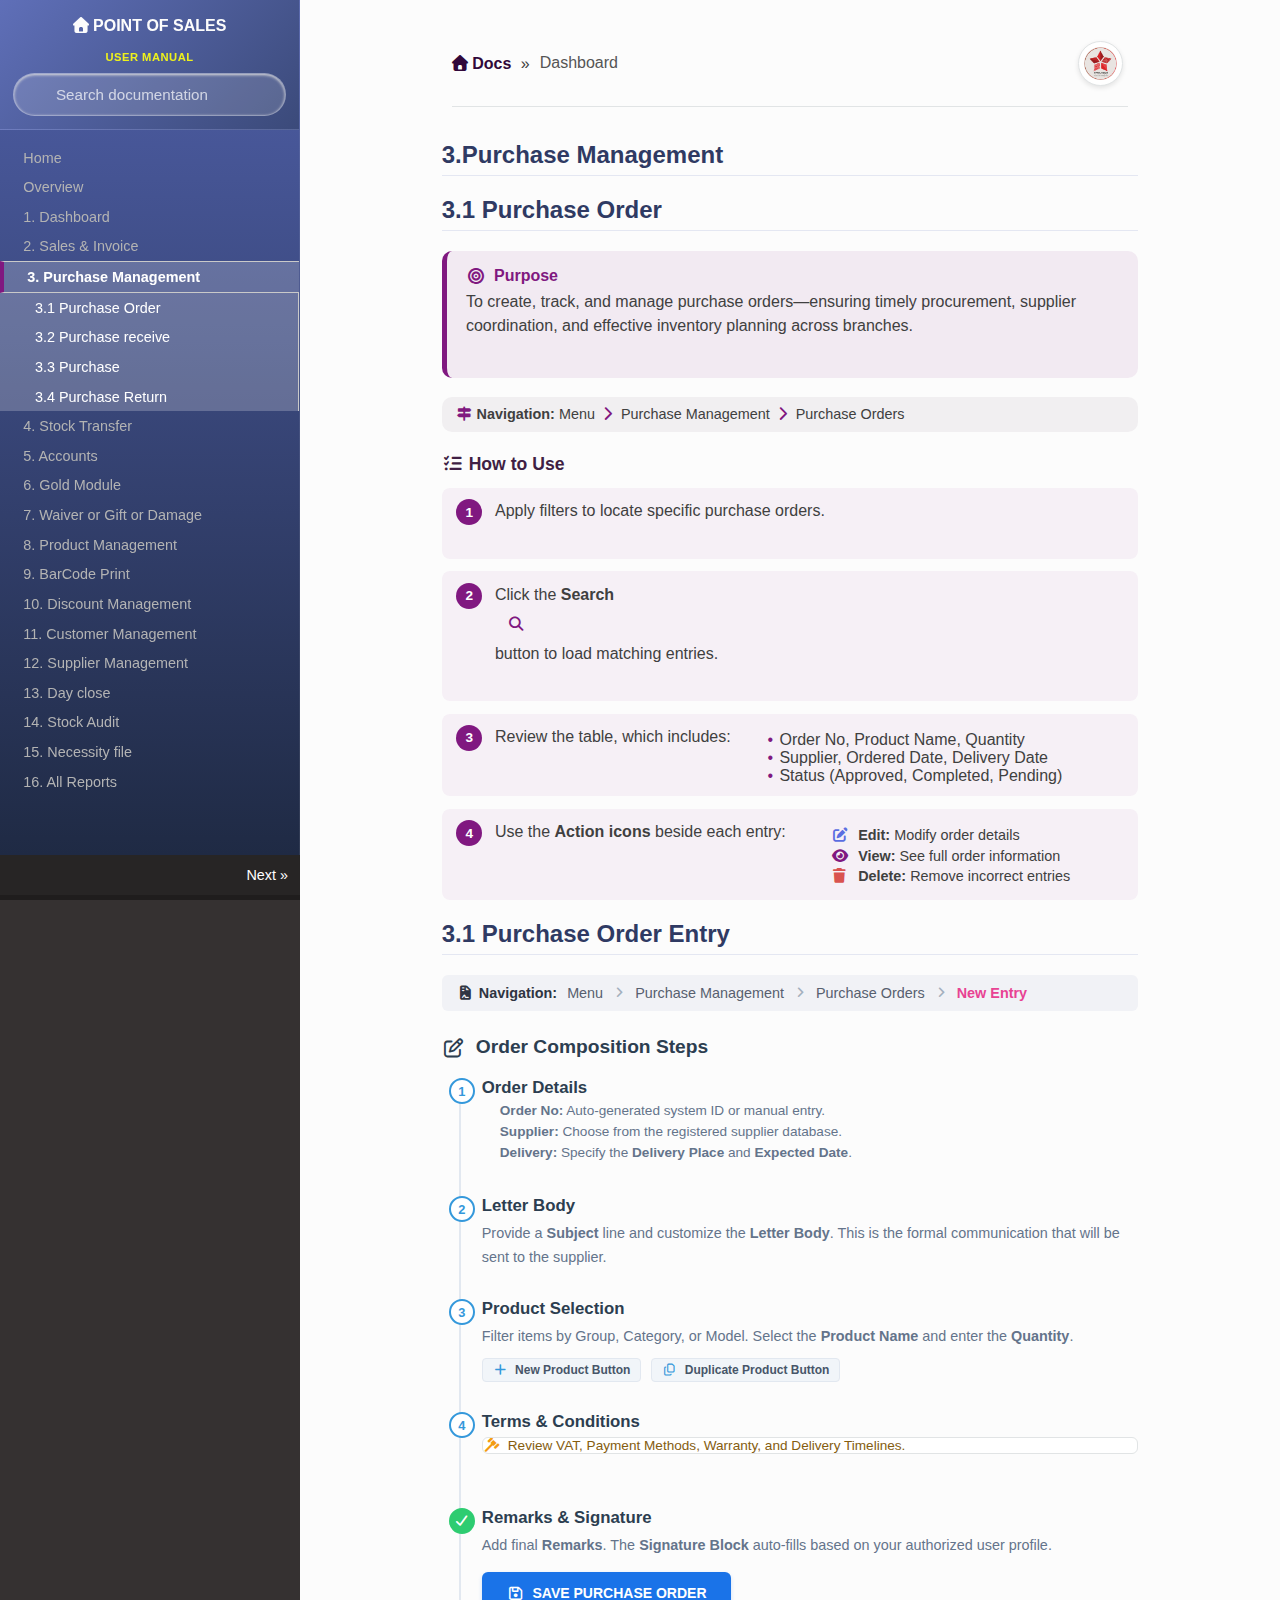
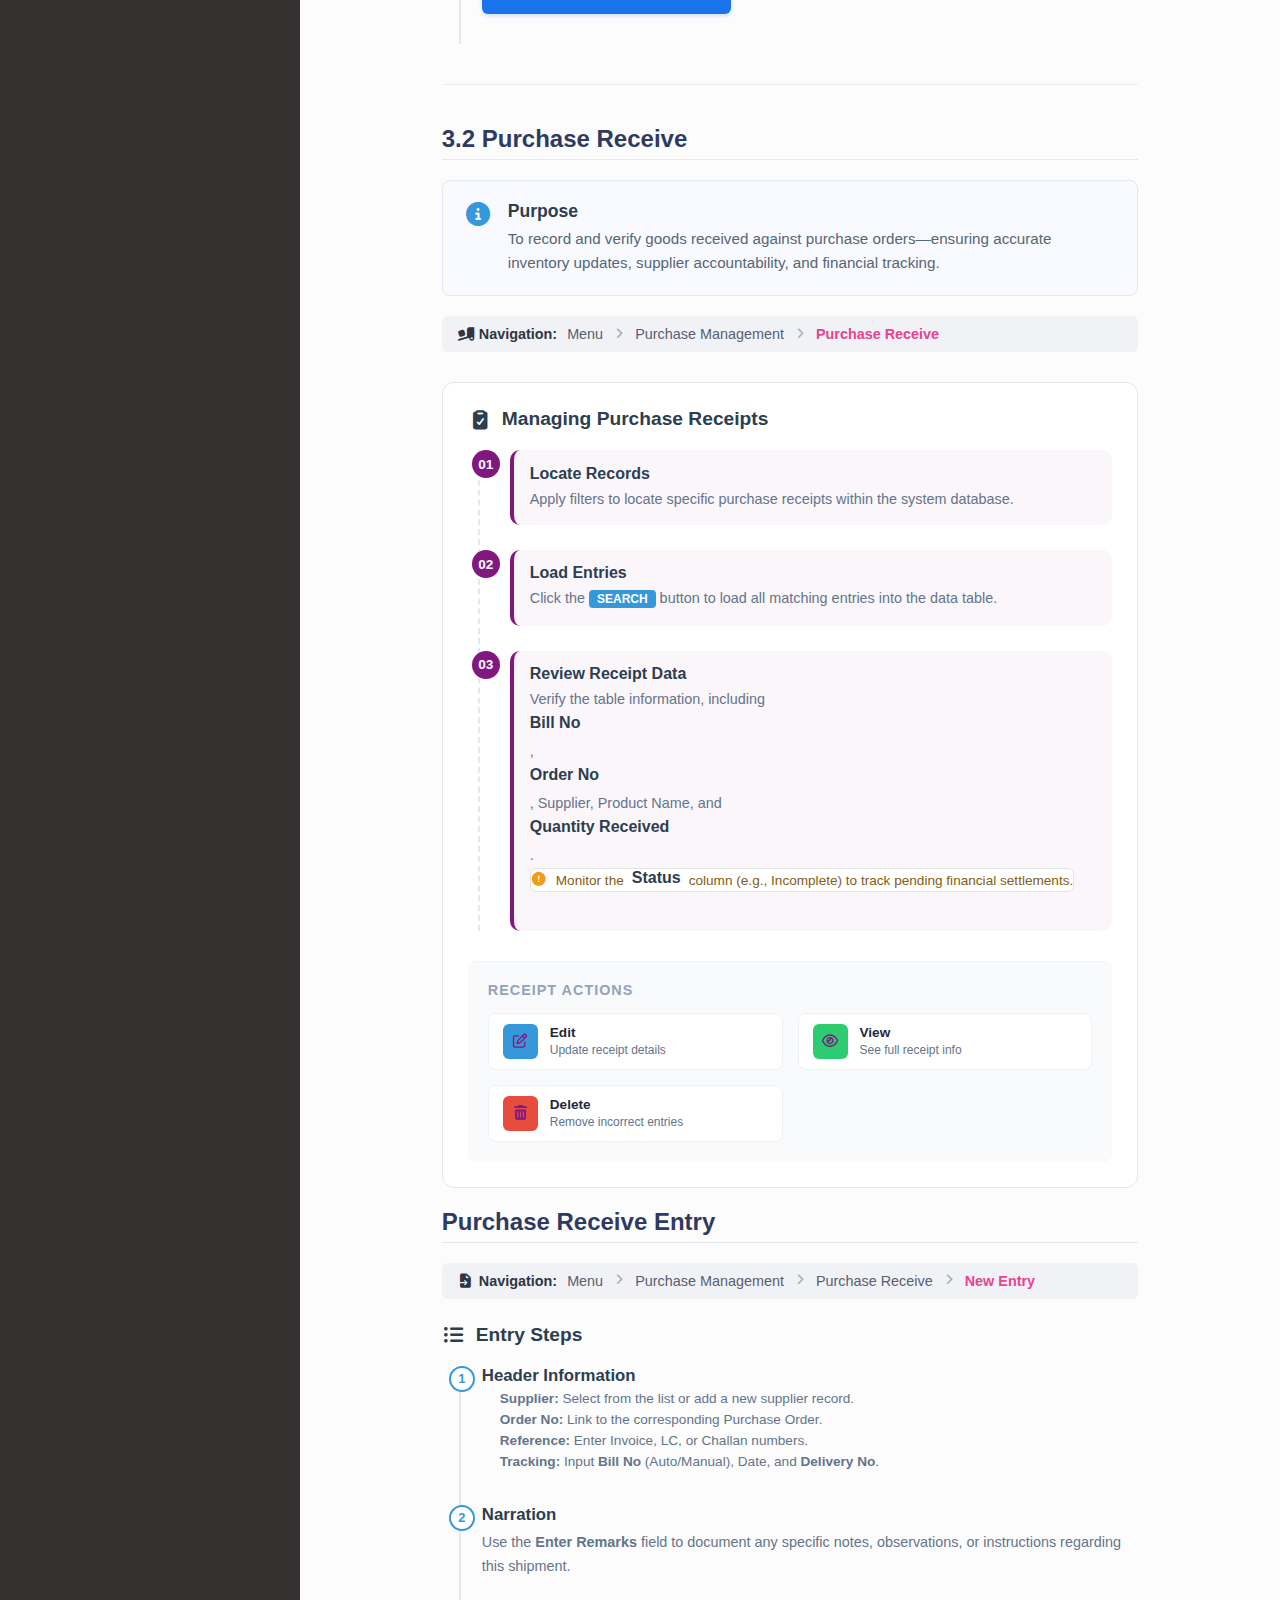
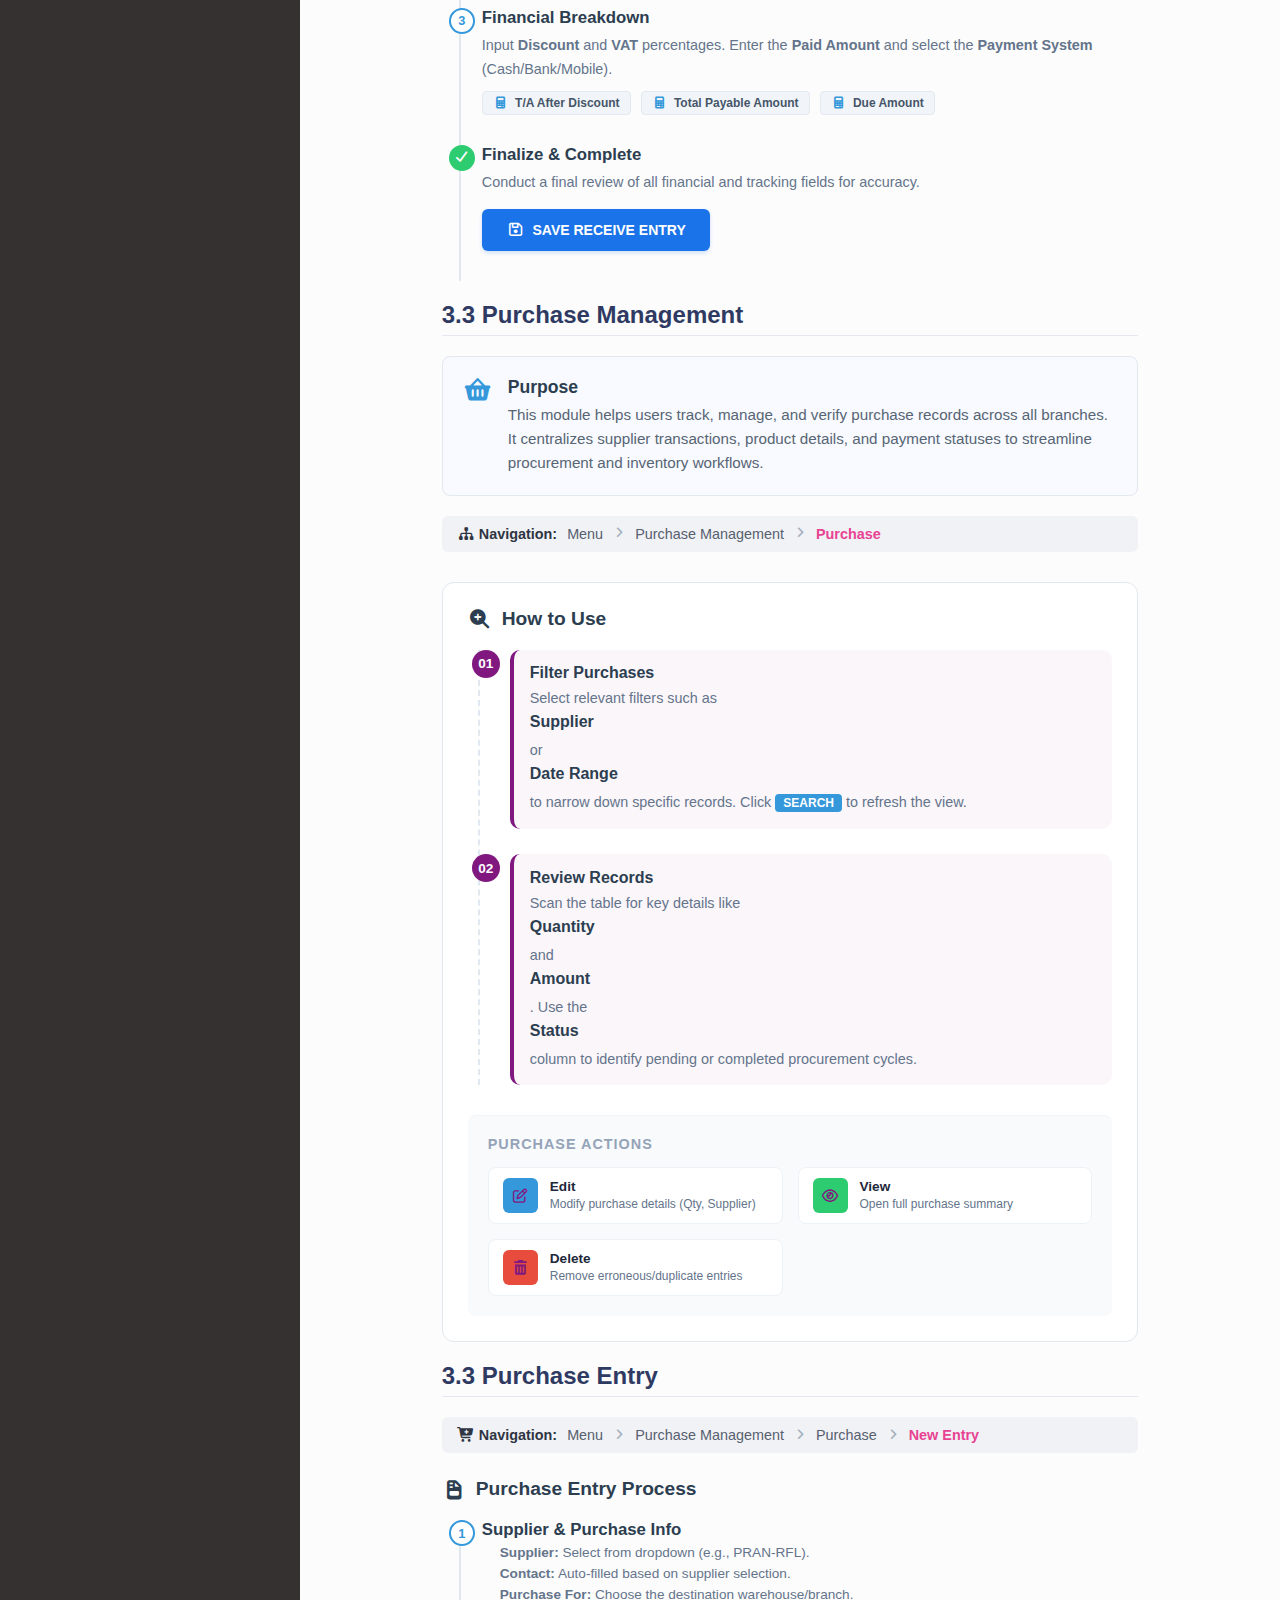
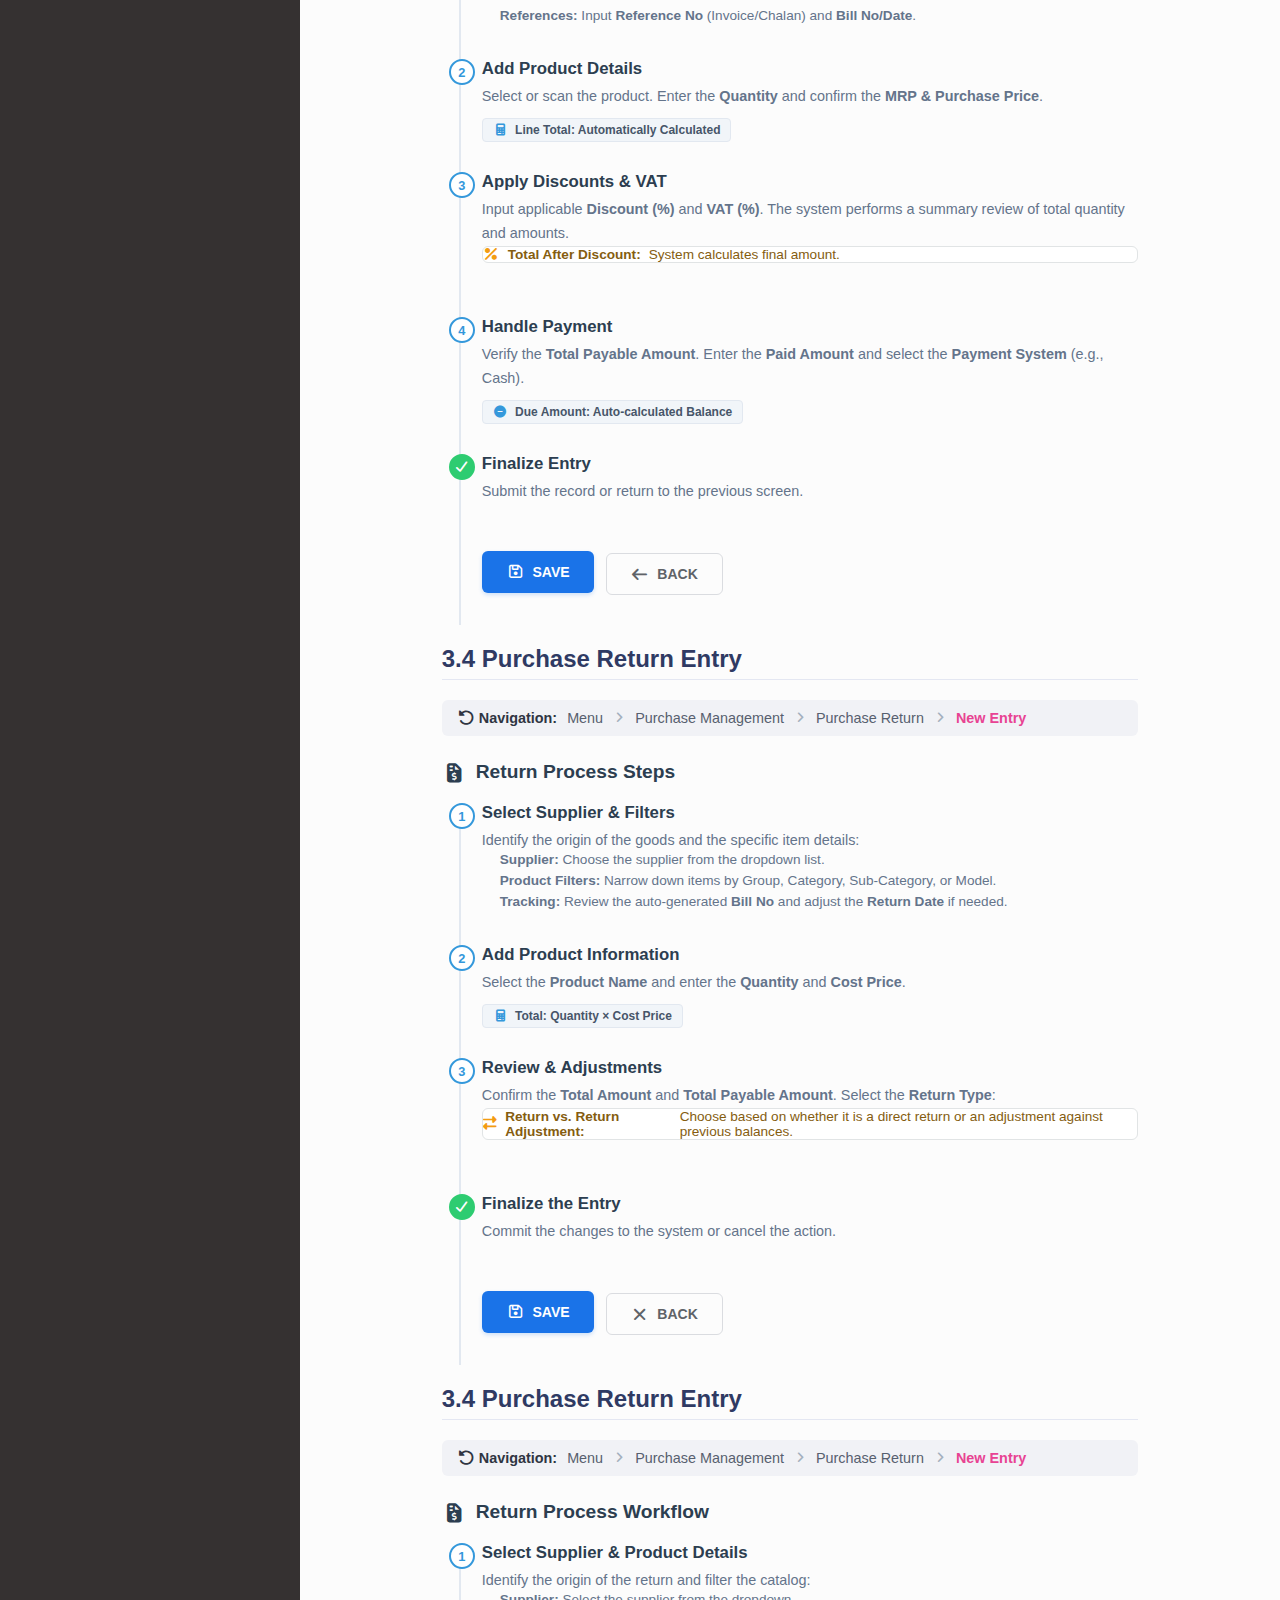
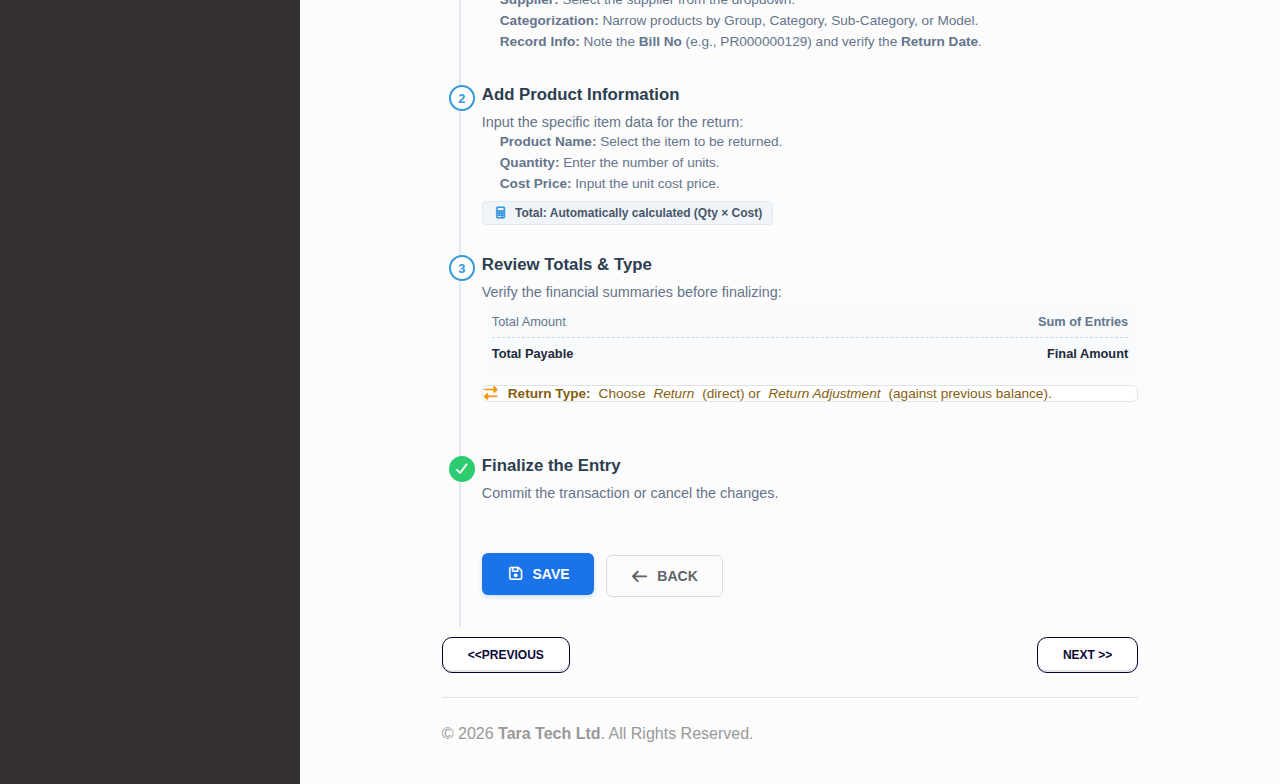
<file: pages/purchase.html>
<!DOCTYPE html>
<html class="no-js" lang="en">

<head>
  <meta charset="utf-8">
  <meta http-equiv="X-UA-Compatible" content="IE=edge">
  <meta name="viewport" content="width=device-width, initial-scale=1.0">

  <meta name="author" content="Tara Tech Ltd">
  <title>2. Dashboard - Point of Sales System</title>

  <link rel="shortcut icon" href="../img/favicon.ico">
  <link rel="stylesheet" href="../assets/css/theme.css" type="text/css" />
  <link rel="stylesheet" href="../assets/css/theme_extra.css" type="text/css" />
  <link rel="stylesheet" href="../assets/css/highlight.css">
   <link rel="stylesheet" href="../assets/css/all.min.css">
<link rel="stylesheet" href="../assets/css/purchase.css">
<link rel="stylesheet" href="../assets/css/style.css">
</head>

<body class="wy-body-for-nav" role="document">

  <div class="wy-grid-for-nav">

    <!-- SIDEBAR -->
    <nav data-toggle="wy-nav-shift" class="wy-nav-side stickynav">
      <div class="wy-side-nav-search">
        <a href="../index.html" class="icon icon-home">
          POINT OF SALES
        </a>

        <div class="user-manual-label">
          User Manual
        </div>
        <div role="search">
          <form class="wy-form" action="../search.html" method="get">
            <input type="text" name="q" placeholder="Search documentation">
          </form>
        </div>
      </div>

      <div class="wy-menu wy-menu-vertical" role="navigation" aria-label="main navigation">
        <ul class="current">

          <li class="toctree-l1">
            <a href="../index.html">Home</a>
          </li>

          <li class="toctree-l1">
            <a href="../pages/overview.html"> Overview</a>
          </li>
          <li class="toctree-l1"><a href="../pages/generate-vouchar.html">1. Dashboard</a></li>


          <li class="toctree-l1"><a href="../pages/sales.html">2. Sales & Invoice</a></li>

          
          <li class="toctree-l1 current">
            <a class="current" href=" ">3. Purchase Management</a>
            <ul>
              <li><a href="#prerequisites">3.1 Purchase Order</a></li>
              <li><a href="#navigation-overview">3.2 Purchase receive</a></li>
              <li><a href="#first-login">3.3 Purchase</a></li>
              <li><a href="#initial-setup">3.4 Purchase Return</a></li>
            </ul>
          </li>
        
          <li class="toctree-l1"><a href="../pages/stock.html">4. Stock Transfer</a></li>
          <li class="toctree-l1"><a href="../pages/account.html">5. Accounts</a></li>
          <li class="toctree-l1"><a href="../pages/process.html">6. Gold Module</a></li>
          <li class="toctree-l1"><a href="../pages/reports.html">7. Waiver or Gift or Damage</a></li>
          <li class="toctree-l1"><a href="../pages/reports.html">8. Product Management</a></li>
          <li class="toctree-l1"><a href="../pages/reports.html">9. BarCode Print</a></li>
          <li class="toctree-l1"><a href="../pages/reports.html">10. Discount Management</a></li>
          <li class="toctree-l1"><a href="../pages/reports.html">11. Customer Management</a></li>
          <li class="toctree-l1"><a href="../pages/reports.html">12. Supplier Management</a></li>
          <li class="toctree-l1"><a href="../pages/reports.html">13. Day close</a></li>
          <li class="toctree-l1"><a href="../pages/reports.html">14. Stock Audit</a></li>
          <li class="toctree-l1"><a href="../pages/reports.html">15. Necessity file</a></li>
          <li class="toctree-l1"><a href="../pages/reports.html">16. All Reports</a></li>


        </ul>
      </div>
    </nav>

    <!-- MAIN CONTENT -->
    <section data-toggle="wy-nav-shift" class="wy-nav-content-wrap">
      <div class="wy-nav-content">
        <div class="rst-content">





          <div role="navigation" aria-label="breadcrumbs navigation" class="navigation-pad">
            <ul class="wy-breadcrumbs square">
              <li>
                <a href="../index.html" class="icon icon-home docs"> Docs</a> &raquo;
              </li>
              <li class="docs-text">Dashboard</li>

              <li class="wy-breadcrumbs-aside ttl-logo-li">
                <a href="https://www.taratechltd.com/" target="_blank" rel="noopener noreferrer" class="ttl">
                  <div class="logo-container logo">
                    <img src="../assets/images/others/logo-of-ttl.jpg" class="logo-img" alt="TTL Logo">
                  </div>
                </a>
              </li>
            </ul>
            <hr class="all-hr">
          </div>

    
<div class="doc-container">
    <div class="section-wrapper">
    <h2 class="text">3.Purchase Management</h2>
        <h2 class="main-title">3.1 Purchase Order</h2>
        
        <!-- <div class="purpose-box pb-m">
            <div class="purpose-container">
                <div class="purpose-icon"><i class="fa fa-info-circle"></i></div>
                <div class="purpose-content">
                    <h3 class="purpose-title">Purpose</h3>
                    <p class="purpose-description">
                        To provide a real-time overview of organizational performance, including daily/monthly sales and top-selling products for informed decision-making.
                    </p>
                </div>
            </div>
        </div>

        <div class="nav-hint">
            <div class="nav-label"><i class="fa fa-map-marker-alt"></i> <strong>Navigation:</strong></div>
            <div class="breadcrumb-trail">
                <span class="path-link">Menu</span> <i class="fa fa-angle-right"></i>
                <span class="path-link">Dashboard</span> <i class="fa fa-angle-right"></i>
                <span class="path-link current-path">Organization Status</span>
            </div>
        </div>

        

<div class="image-wrapper-fancy">
    <div class="image-inner-container">
        <img src="../assets/images/outlet-status.png" alt="Outlet Status Dashboard" class="doc-img">
        <div class="img-overlay-simple">
            <i class="fa fa-expand"></i>
        </div>
    </div>
    <div class="img-caption">Figure 1.3: Visual Comparison of Branch Performance</div>
</div> -->


   <!-- Purpose -->
                <div class="info-box purpose">
                    <span class="info-title">
                        <i class="fas fa-bullseye"></i> Purpose
                    </span>
                    <p>
                        To create, track, and manage purchase orders—ensuring timely procurement,
                        supplier coordination, and effective inventory planning across branches.
                    </p>
                </div>

                <!-- Navigation -->
                <div class="nav-path">
                    <i class="fas fa-map-signs"></i>
                    <strong>Navigation:</strong>
                    <span>
                        Menu <i class="fas fa-chevron-right"></i>
                        Purchase Management <i class="fas fa-chevron-right"></i>
                        Purchase Orders
                    </span>
                </div>

                <!-- How to Use -->
                <div class="usage-section">
                    <h4 class="sub-title">
                        <i class="fas fa-list-check"></i> How to Use
                    </h4>

                    <div class="step">
                        <span class="step-count">1</span>
                        <p>Apply filters to locate specific purchase orders.</p>
                    </div>

                    <div class="step">
                        <span class="step-count">2</span>
                        <p>
                            Click the <strong>Search</strong>
                            <i class="fas fa-search action-icon"></i>
                            button to load matching entries.
                        </p>
                    </div>

                    <div class="step">
                        <span class="step-count">3</span>
                        <p>Review the table, which includes:</p>
                        <ul class="data-list">
                            <li>Order No, Product Name, Quantity</li>
                            <li>Supplier, Ordered Date, Delivery Date</li>
                            <li>Status (Approved, Completed, Pending)</li>
                        </ul>
                    </div>

                    <div class="step">
                        <span class="step-count">4</span>
                        <p>Use the <strong>Action icons</strong> beside each entry:</p>
                        <ul class="action-list">
                            <li>
                                <i class="fas fa-edit edit"></i>
                                <strong>Edit:</strong> Modify order details
                            </li>
                            <li>
                                <i class="fas fa-eye view"></i>
                                <strong>View:</strong> See full order information
                            </li>
                            <li>
                                <i class="fas fa-trash delete"></i>
                                <strong>Delete:</strong> Remove incorrect entries
                            </li>
                        </ul>
                    </div>

                </div>

    <!-- purchase entry -->

    <div class="doc-container">
    <section class="section-wrapper">
        <h2 class="main-title">3.1 Purchase Order Entry</h2>

        <div class="nav-hint">
            <div class="nav-label"><i class="fa fa-file-contract"></i> <strong>Navigation:</strong></div>
            <div class="breadcrumb-trail">
                <span class="path-link">Menu</span> <i class="fa fa-angle-right"></i>
                <span class="path-link">Purchase Management</span> <i class="fa fa-angle-right"></i>
                <span class="path-link">Purchase Orders</span> <i class="fa fa-angle-right"></i>
                <span class="path-link current-path">New Entry</span>
            </div>
        </div>

        <div class="features-header">
            <i class="fa fa-edit"></i>
            <h3>Order Composition Steps</h3>
        </div>

        <div class="workflow-container">
            <div class="workflow-step">
                <div class="step-marker">1</div>
                <div class="step-details">
                    <h4>Order Details</h4>
                    <ul class="phase-list">
                        <li><strong>Order No:</strong> Auto-generated system ID or manual entry.</li>
                        <li><strong>Supplier:</strong> Choose from the registered supplier database.</li>
                        <li><strong>Delivery:</strong> Specify the <strong>Delivery Place</strong> and <strong>Expected Date</strong>.</li>
                    </ul>
                </div>
            </div>

            <div class="workflow-step">
                <div class="step-marker">2</div>
                <div class="step-details">
                    <h4>Letter Body</h4>
                    <p>Provide a <strong>Subject</strong> line and customize the <strong>Letter Body</strong>. This is the formal communication that will be sent to the supplier.</p>
                </div>
            </div>

            <div class="workflow-step">
                <div class="step-marker">3</div>
                <div class="step-details">
                    <h4>Product Selection</h4>
                    <p>Filter items by Group, Category, or Model. Select the <strong>Product Name</strong> and enter the <strong>Quantity</strong>.</p>
                    <div class="auto-calc-grid">
                        <span><i class="fa fa-plus"></i> New Product Button</span>
                        <span><i class="fa fa-copy"></i> Duplicate Product Button</span>
                    </div>
                </div>
            </div>

            <div class="workflow-step">
                <div class="step-marker">4</div>
                <div class="step-details">
                    <h4>Terms & Conditions</h4>
                    <div class="highlight-info-box">
                        <i class="fa fa-gavel"></i> Review VAT, Payment Methods, Warranty, and Delivery Timelines.
                    </div>
                </div>
            </div>

            <div class="workflow-step finish">
                <div class="step-marker"><i class="fa fa-check"></i></div>
                <div class="step-details">
                    <h4>Remarks & Signature</h4>
                    <p>Add final <strong>Remarks</strong>. The <strong>Signature Block</strong> auto-fills based on your authorized user profile.</p>
                    <button class="btn-save-print"><i class="fa fa-save"></i> SAVE PURCHASE ORDER</button>
                </div>
            </div>
        </div>
    </section>
</div>




    <hr class="section-divider" />

<div class="doc-container">
    <section class="section-wrapper">
        <h2 class="main-title">3.2 Purchase Receive</h2>

        <div class="purpose-box pb-m">
            <div class="purpose-container">
                <div class="purpose-icon">
                    <i class="fa fa-info-circle"></i>
                </div>
                <div class="purpose-content">
                    <h3 class="purpose-title">Purpose</h3>
                    <p class="purpose-description">
                        To record and verify goods received against purchase orders—ensuring accurate inventory updates, supplier accountability, and financial tracking.
                    </p>
                </div>
            </div>
        </div>

        <div class="nav-hint">
            <div class="nav-label">
                <i class="fa fa-truck-loading"></i> <strong>Navigation:</strong>
            </div>
            <div class="breadcrumb-trail">
                <span class="path-link">Menu</span>
                <i class="fa fa-angle-right"></i>
                <span class="path-link">Purchase Management</span>
                <i class="fa fa-angle-right"></i>
                <span class="path-link current-path">Purchase Receive</span>
            </div>
        </div>

        <div class="usage-guide-container">
            <div class="features-header">
                <i class="fa fa-clipboard-check"></i>
                <h3>Managing Purchase Receipts</h3>
            </div>

            <div class="process-flow">
                <div class="step-item">
                    <div class="step-number">01</div>
                    <div class="step-content">
                        <strong>Locate Records</strong>
                        <p>Apply filters to locate specific purchase receipts within the system database.</p>
                    </div>
                </div>

                <div class="step-item">
                    <div class="step-number">02</div>
                    <div class="step-content">
                        <strong>Load Entries</strong>
                        <p>Click the <span class="badge-search">SEARCH</span> button to load all matching entries into the data table.</p>
                    </div>
                </div>

                <div class="step-item">
                    <div class="step-number">03</div>
                    <div class="step-content">
                        <strong>Review Receipt Data</strong>
                        <p>Verify the table information, including <strong>Bill No</strong>, <strong>Order No</strong>, Supplier, Product Name, and <strong>Quantity Received</strong>.</p>
                        <div class="highlight-info-box">
                            <i class="fa fa-exclamation-circle"></i> Monitor the <strong>Status</strong> column (e.g., Incomplete) to track pending financial settlements.
                        </div>
                    </div>
                </div>
            </div>

            <div class="action-legend-box">
                <h4 class="legend-title">Receipt Actions</h4>
                <div class="action-grid">
                    <div class="action-card">
                        <div class="action-icon btn-edit"><i class="fa fa-edit"></i></div>
                        <div class="action-info">
                            <strong>Edit</strong>
                            <span>Update receipt details</span>
                        </div>
                    </div>
                    <div class="action-card">
                        <div class="action-icon btn-view"><i class="fa fa-eye"></i></div>
                        <div class="action-info">
                            <strong>View</strong>
                            <span>See full receipt info</span>
                        </div>
                    </div>
                    <div class="action-card">
                        <div class="action-icon btn-delete"><i class="fa fa-trash-alt"></i></div>
                        <div class="action-info">
                            <strong>Delete</strong>
                            <span>Remove incorrect entries</span>
                        </div>
                    </div>
                </div>
            </div>
        </div>
    </section>

    <div class="doc-container">
    <section class="section-wrapper">
        <h2 class="main-title"> Purchase Receive Entry</h2>

        <div class="nav-hint">
            <div class="nav-label"><i class="fa fa-file-import"></i> <strong>Navigation:</strong></div>
            <div class="breadcrumb-trail">
                <span class="path-link">Menu</span> <i class="fa fa-angle-right"></i>
                <span class="path-link">Purchase Management</span> <i class="fa fa-angle-right"></i>
                <span class="path-link">Purchase Receive</span> <i class="fa fa-angle-right"></i>
                <span class="path-link current-path">New Entry</span>
            </div>
        </div>

        <div class="features-header">
            <i class="fa fa-list-ul"></i>
            <h3>Entry Steps</h3>
        </div>

        <div class="workflow-container">
            <div class="workflow-step">
                <div class="step-marker">1</div>
                <div class="step-details">
                    <h4>Header Information</h4>
                    <ul class="phase-list">
                        <li><strong>Supplier:</strong> Select from the list or add a new supplier record.</li>
                        <li><strong>Order No:</strong> Link to the corresponding Purchase Order.</li>
                        <li><strong>Reference:</strong> Enter Invoice, LC, or Challan numbers.</li>
                        <li><strong>Tracking:</strong> Input <strong>Bill No</strong> (Auto/Manual), Date, and <strong>Delivery No</strong>.</li>
                    </ul>
                </div>
            </div>

            <div class="workflow-step">
                <div class="step-marker">2</div>
                <div class="step-details">
                    <h4>Narration</h4>
                    <p>Use the <strong>Enter Remarks</strong> field to document any specific notes, observations, or instructions regarding this shipment.</p>
                </div>
            </div>

            <div class="workflow-step">
                <div class="step-marker">3</div>
                <div class="step-details">
                    <h4>Financial Breakdown</h4>
                    <p>Input <strong>Discount</strong> and <strong>VAT</strong> percentages. Enter the <strong>Paid Amount</strong> and select the <strong>Payment System</strong> (Cash/Bank/Mobile).</p>
                    <div class="auto-calc-grid">
                        <span><i class="fa fa-calculator"></i> T/A After Discount</span>
                        <span><i class="fa fa-calculator"></i> Total Payable Amount</span>
                        <span><i class="fa fa-calculator"></i> Due Amount</span>
                    </div>
                </div>
            </div>

            <div class="workflow-step finish">
                <div class="step-marker"><i class="fa fa-check"></i></div>
                <div class="step-details">
                    <h4>Finalize & Complete</h4>
                    <p>Conduct a final review of all financial and tracking fields for accuracy.</p>
                    <button class="btn-save-print"><i class="fa fa-save"></i> SAVE RECEIVE ENTRY</button>
                </div>
            </div>
        </div>
    </section>


</div>
</div>




<!-- ===========================
 3.3 purchase receive
 =============================== -->


<!-- ============================
 3.3 purchase
 ============================= -->


<div class="doc-container">
    <section class="section-wrapper">
        <h2 class="main-title">3.3 Purchase Management</h2>

        <div class="purpose-box pb-m">
            <div class="purpose-container">
                <div class="purpose-icon">
                    <i class="fa fa-shopping-basket"></i>
                </div>
                <div class="purpose-content">
                    <h3 class="purpose-title">Purpose</h3>
                    <p class="purpose-description">
                        This module helps users track, manage, and verify purchase records across all branches. It centralizes supplier transactions, product details, and payment statuses to streamline procurement and inventory workflows.
                    </p>
                </div>
            </div>
        </div>

        <div class="nav-hint">
            <div class="nav-label">
                <i class="fa fa-sitemap"></i> <strong>Navigation:</strong>
            </div>
            <div class="breadcrumb-trail">
                <span class="path-link">Menu</span>
                <i class="fa fa-angle-right"></i>
                <span class="path-link">Purchase Management</span>
                <i class="fa fa-angle-right"></i>
                <span class="path-link current-path">Purchase</span>
            </div>
        </div>

        <div class="usage-guide-container">
            <div class="features-header">
                <i class="fa fa-search-plus"></i>
                <h3>How to Use</h3>
            </div>

            <div class="process-flow">
                <div class="step-item">
                    <div class="step-number">01</div>
                    <div class="step-content">
                        <strong>Filter Purchases</strong>
                        <p>Select relevant filters such as <strong>Supplier</strong> or <strong>Date Range</strong> to narrow down specific records. Click <span class="badge-search">SEARCH</span> to refresh the view.</p>
                    </div>
                </div>

                <div class="step-item">
                    <div class="step-number">02</div>
                    <div class="step-content">
                        <strong>Review Records</strong>
                        <p>Scan the table for key details like <strong>Quantity</strong> and <strong>Amount</strong>. Use the <strong>Status</strong> column to identify pending or completed procurement cycles.</p>
                    </div>
                </div>
            </div>

            <div class="action-legend-box">
                <h4 class="legend-title">Purchase Actions</h4>
                <div class="action-grid">
                    <div class="action-card">
                        <div class="action-icon btn-edit"><i class="fa fa-edit"></i></div>
                        <div class="action-info">
                            <strong>Edit</strong>
                            <span>Modify purchase details (Qty, Supplier)</span>
                        </div>
                    </div>
                    <div class="action-card">
                        <div class="action-icon btn-view"><i class="fa fa-eye"></i></div>
                        <div class="action-info">
                            <strong>View</strong>
                            <span>Open full purchase summary</span>
                        </div>
                    </div>
                    <div class="action-card">
                        <div class="action-icon btn-delete"><i class="fa fa-trash-alt"></i></div>
                        <div class="action-info">
                            <strong>Delete</strong>
                            <span>Remove erroneous/duplicate entries</span>
                        </div>
                    </div>
                </div>
            </div>
        </div>
    </section>


    <div class="doc-container">
    <section class="section-wrapper">
        <h2 class="main-title">3.3 Purchase Entry</h2>

        <div class="nav-hint">
            <div class="nav-label"><i class="fa fa-cart-plus"></i> <strong>Navigation:</strong></div>
            <div class="breadcrumb-trail">
                <span class="path-link">Menu</span> <i class="fa fa-angle-right"></i>
                <span class="path-link">Purchase Management</span> <i class="fa fa-angle-right"></i>
                <span class="path-link">Purchase</span> <i class="fa fa-angle-right"></i>
                <span class="path-link current-path">New Entry</span>
            </div>
        </div>

        <div class="features-header">
            <i class="fa fa-file-invoice"></i>
            <h3>Purchase Entry Process</h3>
        </div>

        <div class="workflow-container">
            <div class="workflow-step">
                <div class="step-marker">1</div>
                <div class="step-details">
                    <h4>Supplier & Purchase Info</h4>
                    <ul class="phase-list">
                        <li><strong>Supplier:</strong> Select from dropdown (e.g., PRAN-RFL).</li>
                        <li><strong>Contact:</strong> Auto-filled based on supplier selection.</li>
                        <li><strong>Purchase For:</strong> Choose the destination warehouse/branch.</li>
                        <li><strong>References:</strong> Input <strong>Reference No</strong> (Invoice/Chalan) and <strong>Bill No/Date</strong>.</li>
                    </ul>
                </div>
            </div>

            <div class="workflow-step">
                <div class="step-marker">2</div>
                <div class="step-details">
                    <h4>Add Product Details</h4>
                    <p>Select or scan the product. Enter the <strong>Quantity</strong> and confirm the <strong>MRP & Purchase Price</strong>.</p>
                    <div class="auto-calc-grid">
                        <span><i class="fa fa-calculator"></i> Line Total: Automatically Calculated</span>
                    </div>
                </div>
            </div>

            <div class="workflow-step">
                <div class="step-marker">3</div>
                <div class="step-details">
                    <h4>Apply Discounts & VAT</h4>
                    <p>Input applicable <strong>Discount (%)</strong> and <strong>VAT (%)</strong>. The system performs a summary review of total quantity and amounts.</p>
                    <div class="highlight-info-box">
                        <i class="fa fa-percentage"></i> <strong>Total After Discount:</strong> System calculates final amount.
                    </div>
                </div>
            </div>

            <div class="workflow-step">
                <div class="step-marker">4</div>
                <div class="step-details">
                    <h4>Handle Payment</h4>
                    <p>Verify the <strong>Total Payable Amount</strong>. Enter the <strong>Paid Amount</strong> and select the <strong>Payment System</strong> (e.g., Cash).</p>
                    <div class="auto-calc-grid">
                        <span><i class="fa fa-minus-circle"></i> Due Amount: Auto-calculated Balance</span>
                    </div>
                </div>
            </div>

            <div class="workflow-step finish">
                <div class="step-marker"><i class="fa fa-check"></i></div>
                <div class="step-details">
                    <h4>Finalize Entry</h4>
                    <p>Submit the record or return to the previous screen.</p>
                 <div class="btn-group-row">
    <button class="btn-save-print">
        <i class="fa fa-save"></i> SAVE
    </button>
    
    <button class="btn-back">
        <i class="fa fa-arrow-left"></i> BACK
    </button>
</div>
                </div>
            </div>
        </div>
    </section>
</div>

</div>

<!-- =============================
 purchase return
 =================================== -->

<div class="doc-container">
    <section class="section-wrapper">
        <h2 class="main-title">3.4 Purchase Return Entry</h2>

        <div class="nav-hint">
            <div class="nav-label"><i class="fa fa-undo-alt"></i> <strong>Navigation:</strong></div>
            <div class="breadcrumb-trail">
                <span class="path-link">Menu</span> <i class="fa fa-angle-right"></i>
                <span class="path-link">Purchase Management</span> <i class="fa fa-angle-right"></i>
                <span class="path-link">Purchase Return</span> <i class="fa fa-angle-right"></i>
                <span class="path-link current-path">New Entry</span>
            </div>
        </div>

        <div class="features-header">
            <i class="fa fa-file-invoice-dollar"></i>
            <h3>Return Process Steps</h3>
        </div>

        <div class="workflow-container">
            <div class="workflow-step">
                <div class="step-marker">1</div>
                <div class="step-details">
                    <h4>Select Supplier & Filters</h4>
                    <p>Identify the origin of the goods and the specific item details:</p>
                    <ul class="phase-list">
                        <li><strong>Supplier:</strong> Choose the supplier from the dropdown list.</li>
                        <li><strong>Product Filters:</strong> Narrow down items by Group, Category, Sub-Category, or Model.</li>
                        <li><strong>Tracking:</strong> Review the auto-generated <strong>Bill No</strong> and adjust the <strong>Return Date</strong> if needed.</li>
                    </ul>
                </div>
            </div>

            <div class="workflow-step">
                <div class="step-marker">2</div>
                <div class="step-details">
                    <h4>Add Product Information</h4>
                    <p>Select the <strong>Product Name</strong> and enter the <strong>Quantity</strong> and <strong>Cost Price</strong>.</p>
                    <div class="auto-calc-grid">
                        <span><i class="fa fa-calculator"></i> Total: Quantity × Cost Price</span>
                    </div>
                </div>
            </div>

            <div class="workflow-step">
                <div class="step-marker">3</div>
                <div class="step-details">
                    <h4>Review & Adjustments</h4>
                    <p>Confirm the <strong>Total Amount</strong> and <strong>Total Payable Amount</strong>. Select the <strong>Return Type</strong>:</p>
                    <div class="highlight-info-box">
                        <i class="fa fa-exchange-alt"></i> <strong>Return vs. Return Adjustment:</strong> Choose based on whether it is a direct return or an adjustment against previous balances.
                    </div>
                </div>
            </div>

            <div class="workflow-step finish">
                <div class="step-marker"><i class="fa fa-check"></i></div>
                <div class="step-details">
                    <h4>Finalize the Entry</h4>
                    <p>Commit the changes to the system or cancel the action.</p>
                    <div class="btn-group-row">
                        <button class="btn-save-print"><i class="fa fa-save"></i> SAVE</button>
                        <button class="btn-back"><i class="fa fa-times"></i> BACK</button>
                    </div>
                </div>
            </div>
        </div>
    </section>

    <div class="doc-container">
    <section class="section-wrapper">
        <h2 class="main-title">3.4 Purchase Return Entry</h2>

        <div class="nav-hint">
            <div class="nav-label"><i class="fa fa-undo-alt"></i> <strong>Navigation:</strong></div>
            <div class="breadcrumb-trail">
                <span class="path-link">Menu</span> <i class="fa fa-angle-right"></i>
                <span class="path-link">Purchase Management</span> <i class="fa fa-angle-right"></i>
                <span class="path-link">Purchase Return</span> <i class="fa fa-angle-right"></i>
                <span class="path-link current-path">New Entry</span>
            </div>
        </div>

        <div class="features-header">
            <i class="fa fa-file-invoice-dollar"></i>
            <h3>Return Process Workflow</h3>
        </div>

        <div class="workflow-container">
            <div class="workflow-step">
                <div class="step-marker">1</div>
                <div class="step-details">
                    <h4>Select Supplier & Product Details</h4>
                    <p>Identify the origin of the return and filter the catalog:</p>
                    <ul class="phase-list">
                        <li><strong>Supplier:</strong> Select the supplier from the dropdown.</li>
                        <li><strong>Categorization:</strong> Narrow products by Group, Category, Sub-Category, or Model.</li>
                        <li><strong>Record Info:</strong> Note the <strong>Bill No</strong> (e.g., PR000000129) and verify the <strong>Return Date</strong>.</li>
                    </ul>
                </div>
            </div>

            <div class="workflow-step">
                <div class="step-marker">2</div>
                <div class="step-details">
                    <h4>Add Product Information</h4>
                    <p>Input the specific item data for the return:</p>
                    <ul class="phase-list">
                        <li><strong>Product Name:</strong> Select the item to be returned.</li>
                        <li><strong>Quantity:</strong> Enter the number of units.</li>
                        <li><strong>Cost Price:</strong> Input the unit cost price.</li>
                    </ul>
                    <div class="auto-calc-grid">
                        <span><i class="fa fa-calculator"></i> Total: Automatically calculated (Qty × Cost)</span>
                    </div>
                </div>
            </div>

            <div class="workflow-step">
                <div class="step-marker">3</div>
                <div class="step-details">
                    <h4>Review Totals & Type</h4>
                    <p>Verify the financial summaries before finalizing:</p>
                    <div class="summary-table">
                        <div class="s-row"><span>Total Amount</span><strong>Sum of Entries</strong></div>
                        <div class="s-row total"><span>Total Payable</span><strong>Final Amount</strong></div>
                    </div>
                    <div class="highlight-info-box" style="margin-top:10px;">
                        <i class="fa fa-exchange-alt"></i> <strong>Return Type:</strong> Choose <em>Return</em> (direct) or <em>Return Adjustment</em> (against previous balance).
                    </div>
                </div>
            </div>

            <div class="workflow-step finish">
                <div class="step-marker"><i class="fa fa-check"></i></div>
                <div class="step-details">
                    <h4>Finalize the Entry</h4>
                    <p>Commit the transaction or cancel the changes.</p>
                   

                    <div class="btn-group-row">
    <button class="btn-save-print">
        <i class="fa fa-save"></i> SAVE
    </button>
    
    <button class="btn-back">
        <i class="fa fa-arrow-left"></i> BACK
    </button>
</div>
                </div>
            </div>
        </div>
    </section>
</div>
</div>



</div>
</div>

          <!-- FOOTER  start -->
          <footer>

            <div style="margin-top: 10px;" class="rst-footer-buttons" role="navigation">
              <a href="../pages/coa.html" class="btn btn-neutral float-right">
                Next &gt;&gt;
              </a>
              <a href="../pages/overview.html" class="btn btn-neutral float-left">
                &lt;&lt;Previous
              </a>
            </div>

            <hr>

            <div role="contentinfo">
              <p>&copy; 2026 <strong>Tara Tech Ltd</strong>. All Rights Reserved.</p>
            </div>
          </footer>
          <!-- Footer End -->
        </div>
      </div>
    </section>

  </div>
  <div class="rst-versions" role="note" style="cursor: pointer">
    <span class="rst-current-version" data-toggle="rst-current-version">



      <span class="next-span"><a href="../pages/coa.html" class="nav-next">Next &raquo;</a></span>

    </span>
  </div>
  <button onclick="window.scrollTo({top: 0, behavior: 'smooth'})" id="backToTop" class="top-button">
    ↑
  </button>


  <script src="../assets/js/jquery-2.1.1.min.js"></script>
  <script src="../assets/js/modernizr-2.8.3.min.js"></script>
  <script type="text/javascript" src="../assets/js/highlight.pack.js"></script>
  <script src="../assets/js/search_index-data.js"></script>

  <script src="../assets/js/theme.js"></script>
  <script src="../assets/js/search/require.js"></script>
  <script src="../assets/js/search/search.js"></script>


  <script>
    window.onscroll = function () {
      const btn = document.getElementById("backToTop");
      if (document.body.scrollTop > 300 || document.documentElement.scrollTop > 300) {
        btn.style.display = "block";
      } else {
        btn.style.display = "none";
      }
    };
  </script>
</body>

</html>
</file>
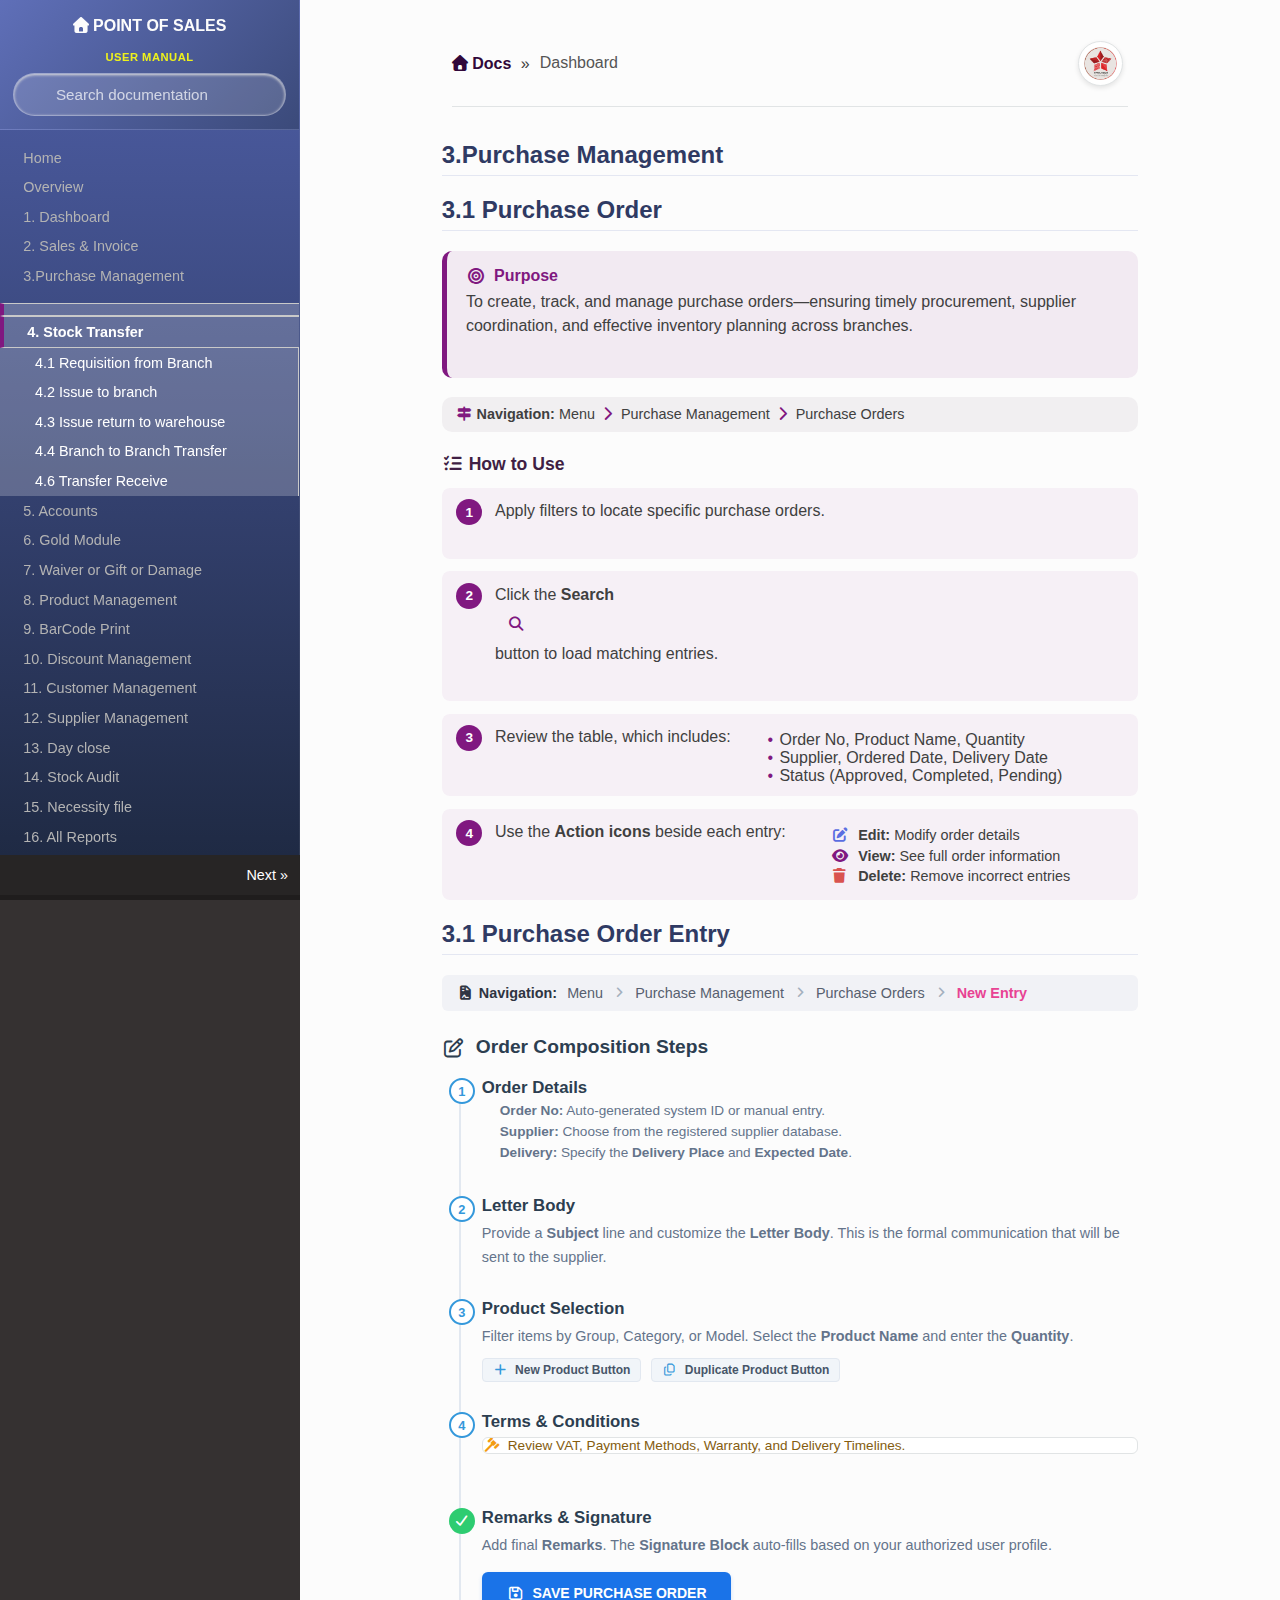
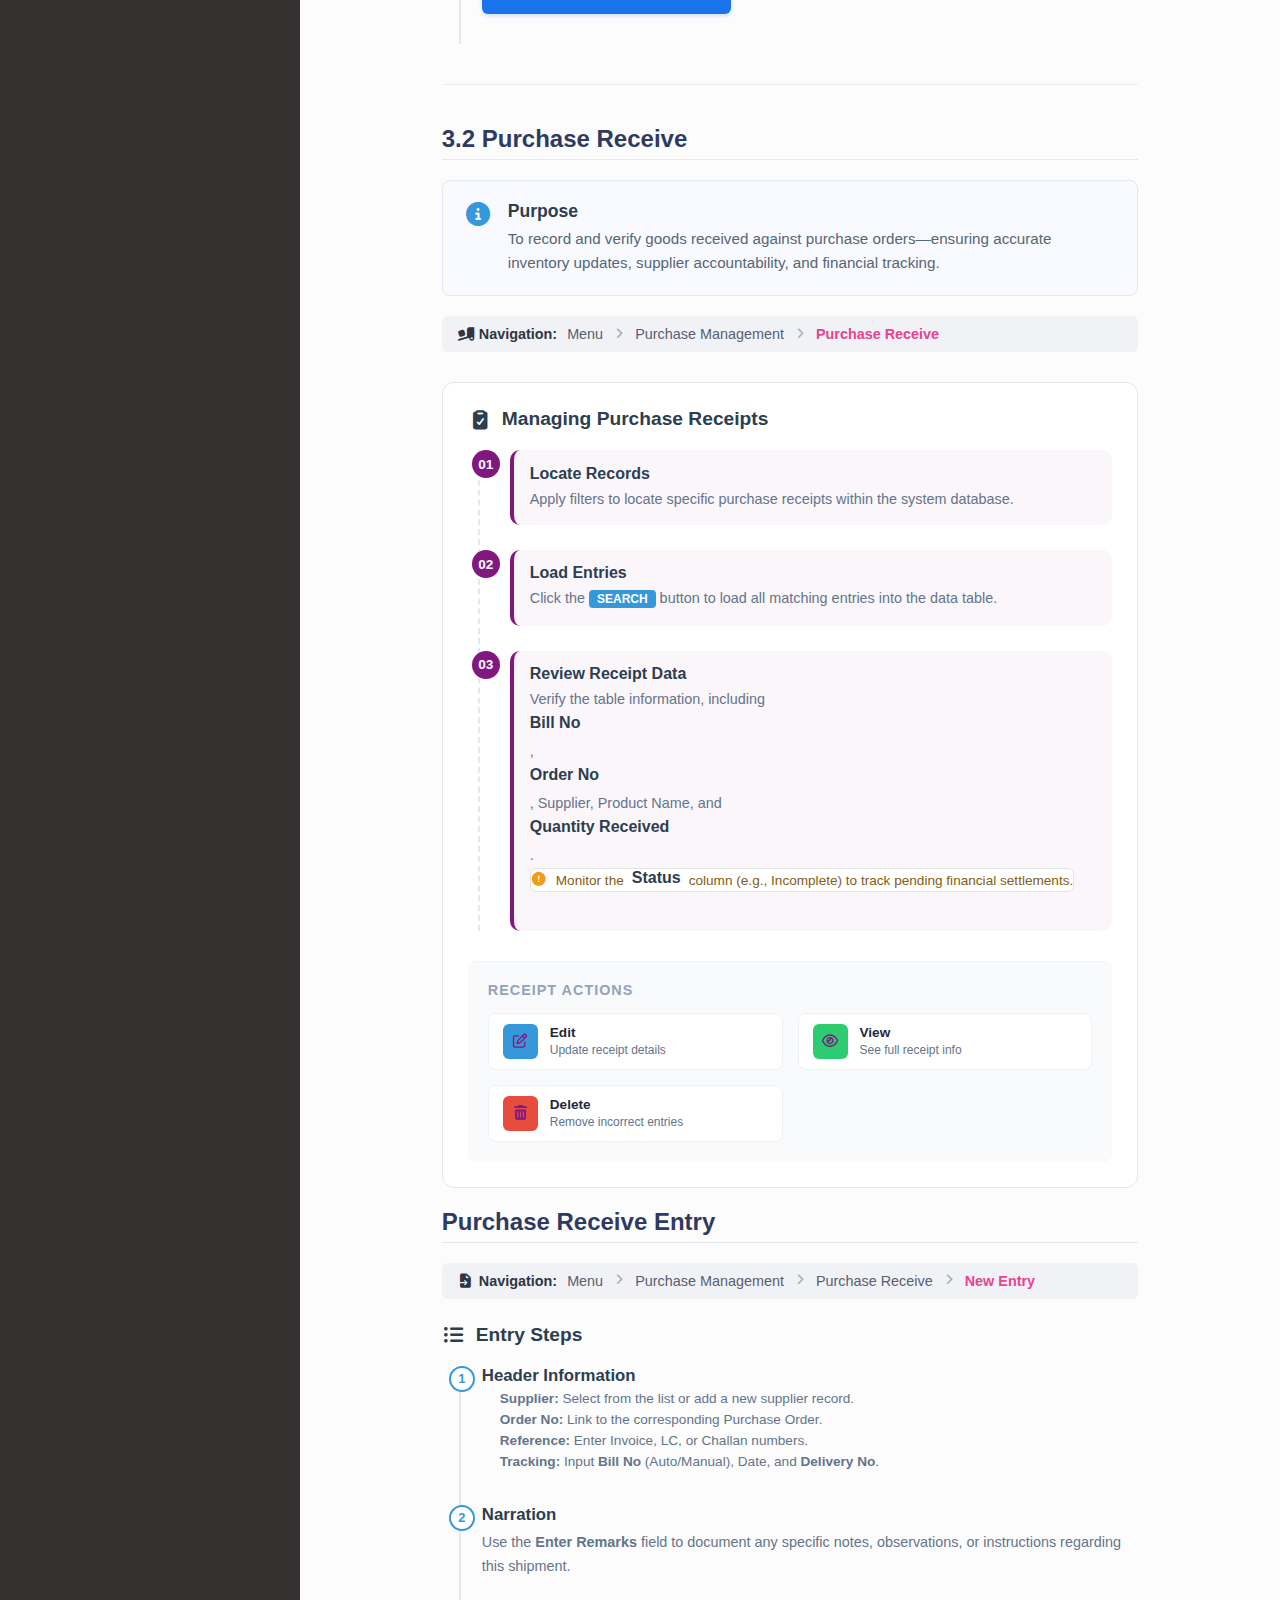
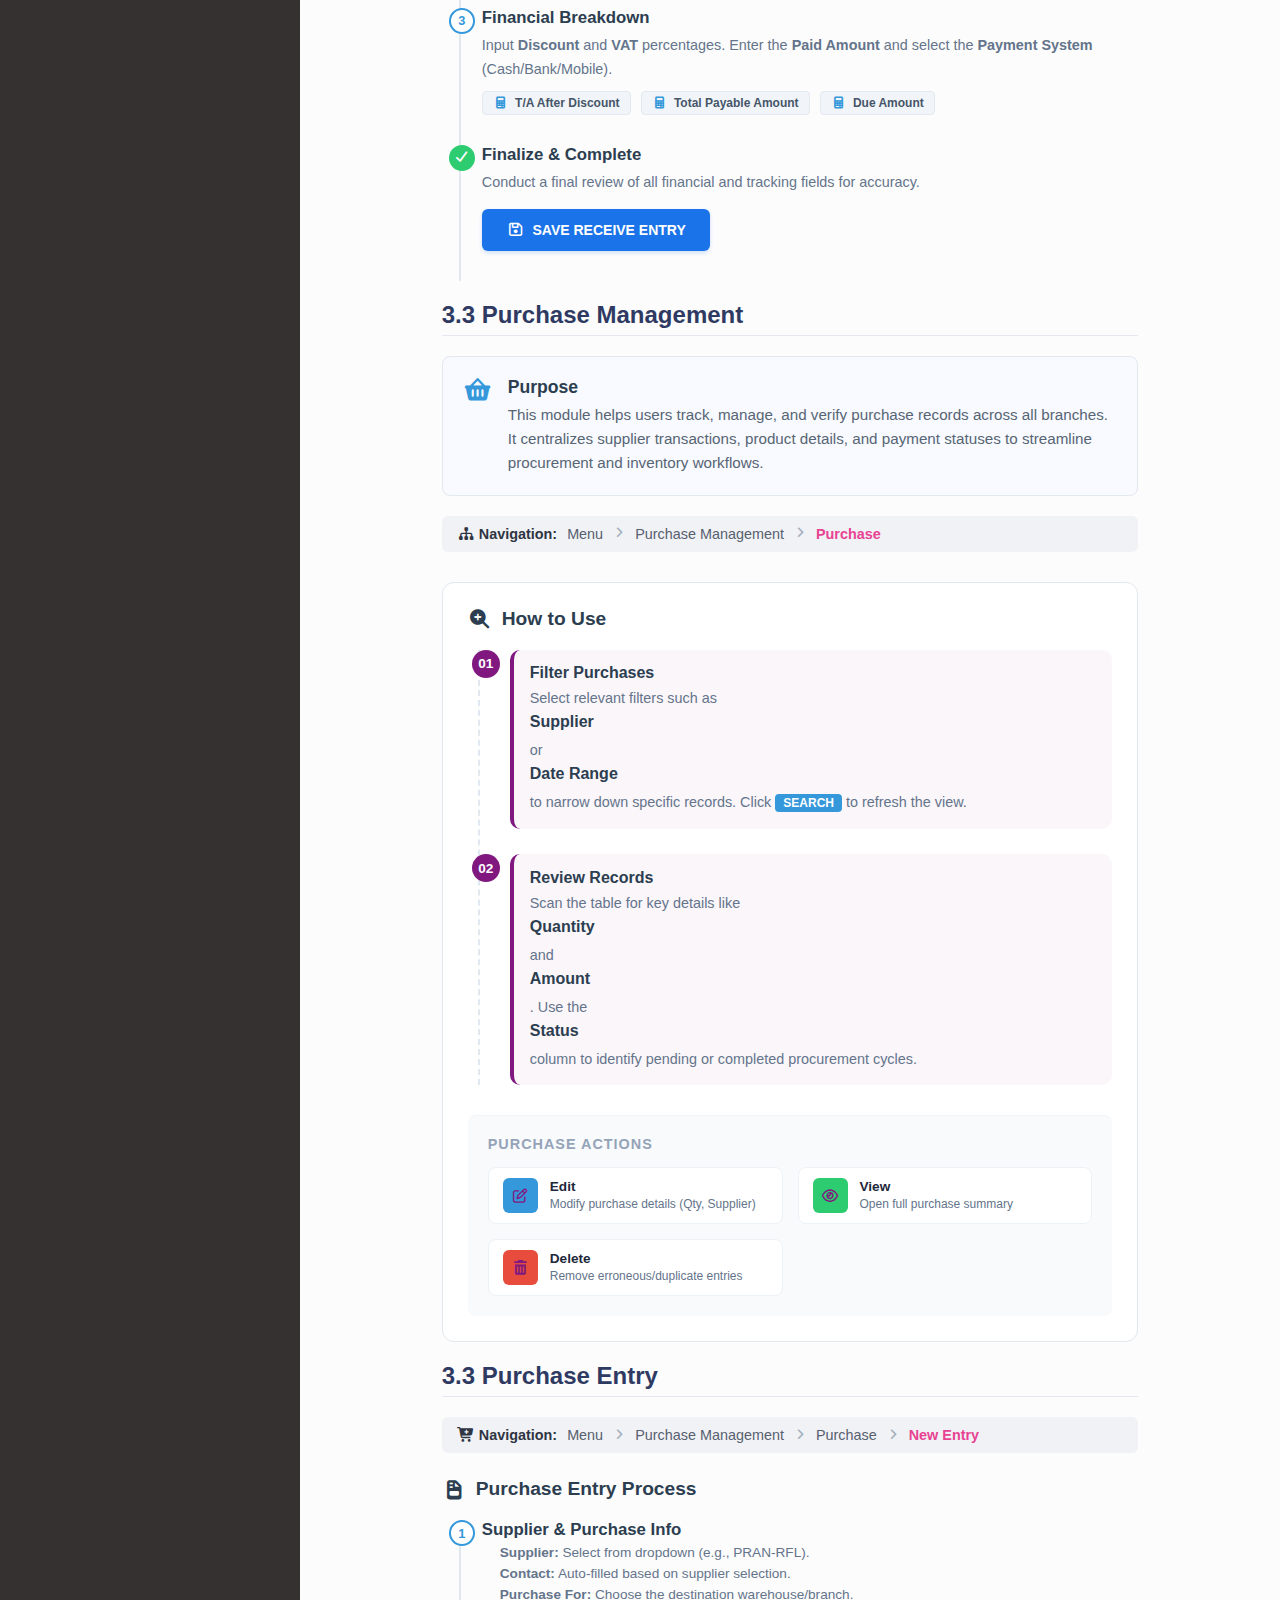
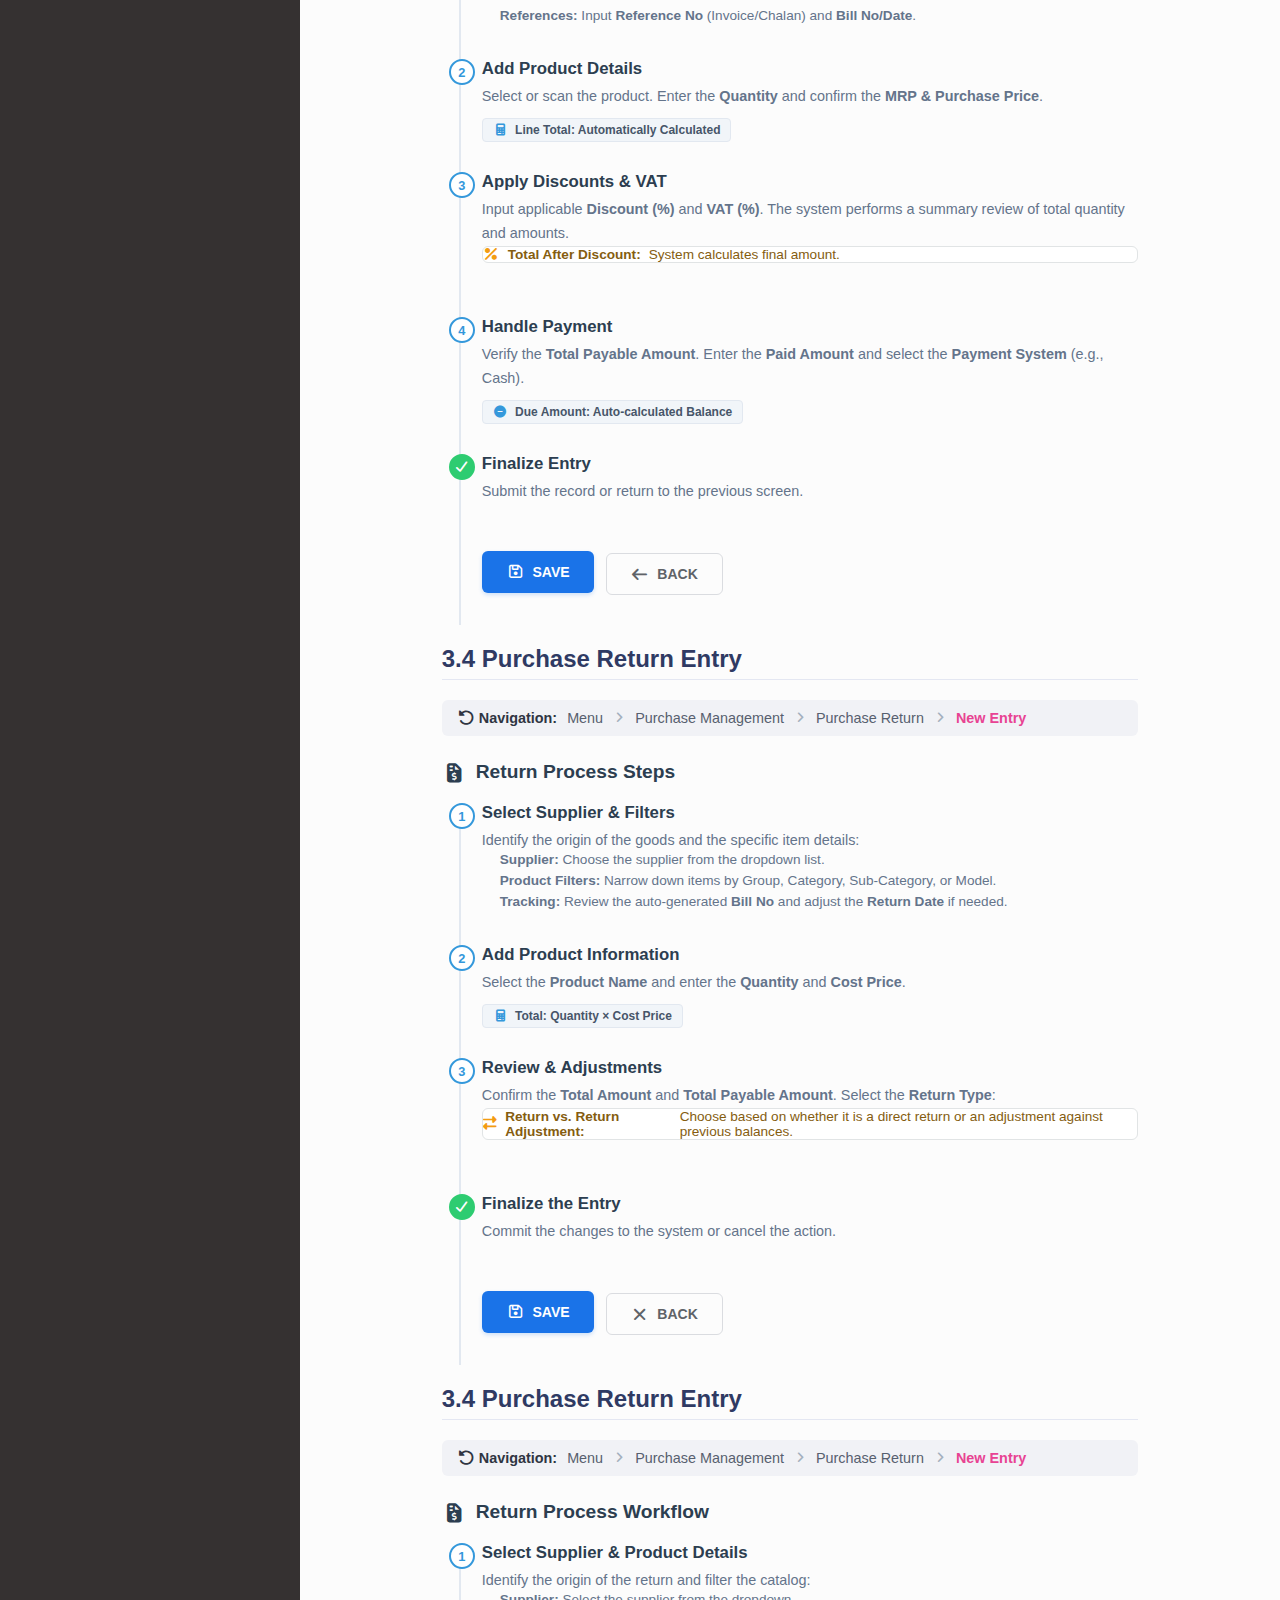
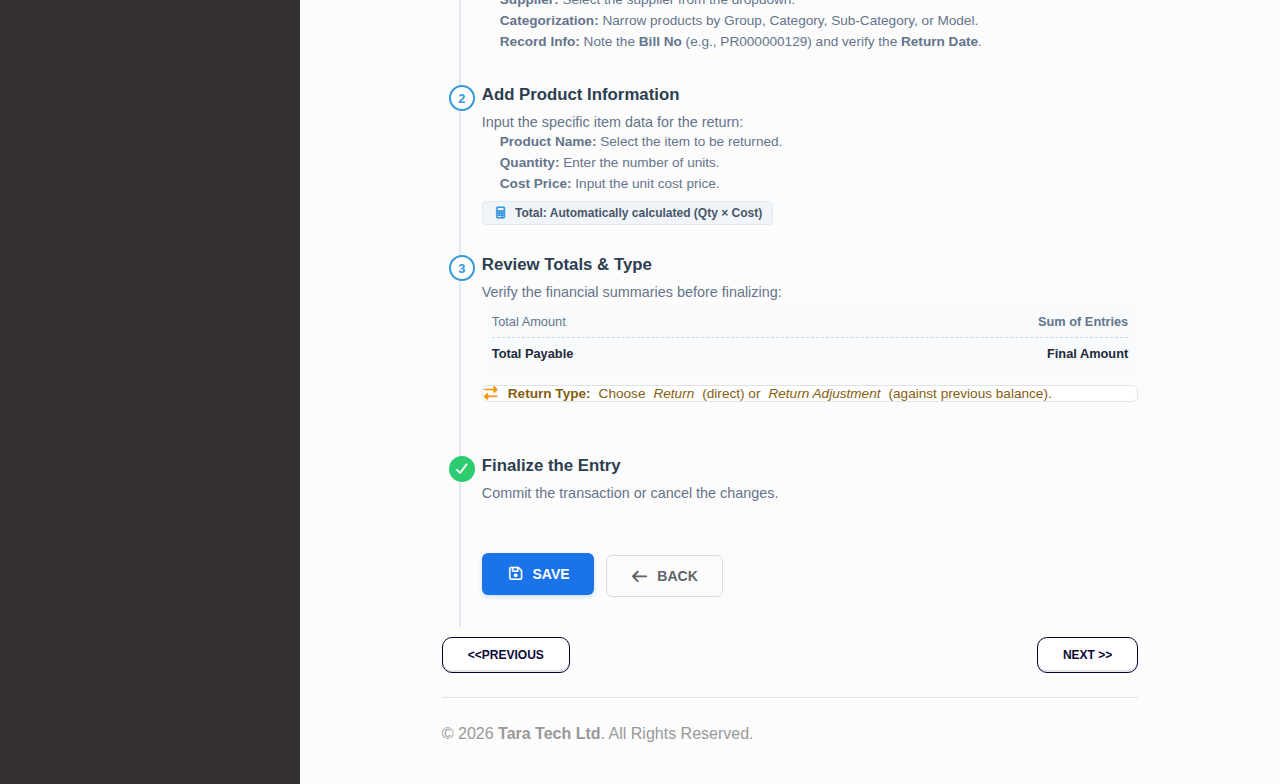
<file: pages/stock.html>
<!DOCTYPE html>
<html class="no-js" lang="en">

<head>
  <meta charset="utf-8">
  <meta http-equiv="X-UA-Compatible" content="IE=edge">
  <meta name="viewport" content="width=device-width, initial-scale=1.0">

  <meta name="author" content="Tara Tech Ltd">
  <title>2. Dashboard - Point of Sales System</title>

  <link rel="shortcut icon" href="../img/favicon.ico">
  <link rel="stylesheet" href="../assets/css/theme.css" type="text/css" />
  <link rel="stylesheet" href="../assets/css/theme_extra.css" type="text/css" />
  <link rel="stylesheet" href="../assets/css/highlight.css">
   <link rel="stylesheet" href="../assets/css/all.min.css">
<link rel="stylesheet" href="../assets/css/purchase.css">
<link rel="stylesheet" href="../assets/css/style.css">
</head>

<body class="wy-body-for-nav" role="document">

  <div class="wy-grid-for-nav">

    <!-- SIDEBAR -->
    <nav data-toggle="wy-nav-shift" class="wy-nav-side stickynav">
      <div class="wy-side-nav-search">
        <a href="../index.html" class="icon icon-home">
          POINT OF SALES
        </a>

        <div class="user-manual-label">
          User Manual
        </div>
        <div role="search">
          <form class="wy-form" action="../search.html" method="get">
            <input type="text" name="q" placeholder="Search documentation">
          </form>
        </div>
      </div>

      <div class="wy-menu wy-menu-vertical" role="navigation" aria-label="main navigation">
        <ul class="current">

          <li class="toctree-l1">
            <a href="../index.html">Home</a>
          </li>

          <li class="toctree-l1">
            <a href="../pages/overview.html"> Overview</a>
          </li>
          <li class="toctree-l1"><a href="../pages/dashboard.html">1. Dashboard</a></li>


          <li class="toctree-l1"><a href="../pages/sales.html">2. Sales & Invoice</a></li>

            <li class="toctree-l1"><a href="../pages/purchase.html">3.Purchase Management</li>
          <li class="toctree-l1 current">
            <a class="current" href=" ">4. Stock Transfer</a>
            <ul>
              <li><a href="#prerequisites">4.1 Requisition from Branch</a></li>
              <li><a href="#navigation-overview">4.2 Issue to branch</a></li>
              <li><a href="#first-login">4.3 Issue return to warehouse</a></li>
              <li><a href="#initial-setup">4.4 Branch to Branch Transfer</a></li>
                    <li><a href="#initial-setup">4.6 Transfer Receive</a></li>
            </ul>
          </li>
        
        
          <li class="toctree-l1"><a href="../pages/income.html">5. Accounts</a></li>
          <li class="toctree-l1"><a href="../pages/process.html">6. Gold Module</a></li>
          <li class="toctree-l1"><a href="../pages/reports.html">7. Waiver or Gift or Damage</a></li>
          <li class="toctree-l1"><a href="../pages/reports.html">8. Product Management</a></li>
          <li class="toctree-l1"><a href="../pages/reports.html">9. BarCode Print</a></li>
          <li class="toctree-l1"><a href="../pages/reports.html">10. Discount Management</a></li>
          <li class="toctree-l1"><a href="../pages/reports.html">11. Customer Management</a></li>
          <li class="toctree-l1"><a href="../pages/reports.html">12. Supplier Management</a></li>
          <li class="toctree-l1"><a href="../pages/reports.html">13. Day close</a></li>
          <li class="toctree-l1"><a href="../pages/reports.html">14. Stock Audit</a></li>
          <li class="toctree-l1"><a href="../pages/reports.html">15. Necessity file</a></li>
          <li class="toctree-l1"><a href="../pages/reports.html">16. All Reports</a></li>


        </ul>
      </div>
    </nav>

    <!-- MAIN CONTENT -->
    <section data-toggle="wy-nav-shift" class="wy-nav-content-wrap">
      <div class="wy-nav-content">
        <div class="rst-content">





          <div role="navigation" aria-label="breadcrumbs navigation" class="navigation-pad">
            <ul class="wy-breadcrumbs square">
              <li>
                <a href="../index.html" class="icon icon-home docs"> Docs</a> &raquo;
              </li>
              <li class="docs-text">Dashboard</li>

              <li class="wy-breadcrumbs-aside ttl-logo-li">
                <a href="https://www.taratechltd.com/" target="_blank" rel="noopener noreferrer" class="ttl">
                  <div class="logo-container logo">
                    <img src="../assets/images/others/logo-of-ttl.jpg" class="logo-img" alt="TTL Logo">
                  </div>
                </a>
              </li>
            </ul>
            <hr class="all-hr">
          </div>

    
<div class="doc-container">
    <div class="section-wrapper">
    <h2 class="text">3.Purchase Management</h2>
        <h2 class="main-title">3.1 Purchase Order</h2>
        
       

   <!-- Purpose -->
                <div class="info-box purpose">
                    <span class="info-title">
                        <i class="fas fa-bullseye"></i> Purpose
                    </span>
                    <p>
                        To create, track, and manage purchase orders—ensuring timely procurement,
                        supplier coordination, and effective inventory planning across branches.
                    </p>
                </div>

                <!-- Navigation -->
                <div class="nav-path">
                    <i class="fas fa-map-signs"></i>
                    <strong>Navigation:</strong>
                    <span>
                        Menu <i class="fas fa-chevron-right"></i>
                        Purchase Management <i class="fas fa-chevron-right"></i>
                        Purchase Orders
                    </span>
                </div>

                <!-- How to Use -->
                <div class="usage-section">
                    <h4 class="sub-title">
                        <i class="fas fa-list-check"></i> How to Use
                    </h4>

                    <div class="step">
                        <span class="step-count">1</span>
                        <p>Apply filters to locate specific purchase orders.</p>
                    </div>

                    <div class="step">
                        <span class="step-count">2</span>
                        <p>
                            Click the <strong>Search</strong>
                            <i class="fas fa-search action-icon"></i>
                            button to load matching entries.
                        </p>
                    </div>

                    <div class="step">
                        <span class="step-count">3</span>
                        <p>Review the table, which includes:</p>
                        <ul class="data-list">
                            <li>Order No, Product Name, Quantity</li>
                            <li>Supplier, Ordered Date, Delivery Date</li>
                            <li>Status (Approved, Completed, Pending)</li>
                        </ul>
                    </div>

                    <div class="step">
                        <span class="step-count">4</span>
                        <p>Use the <strong>Action icons</strong> beside each entry:</p>
                        <ul class="action-list">
                            <li>
                                <i class="fas fa-edit edit"></i>
                                <strong>Edit:</strong> Modify order details
                            </li>
                            <li>
                                <i class="fas fa-eye view"></i>
                                <strong>View:</strong> See full order information
                            </li>
                            <li>
                                <i class="fas fa-trash delete"></i>
                                <strong>Delete:</strong> Remove incorrect entries
                            </li>
                        </ul>
                    </div>

                </div>

    <!-- purchase entry -->

    <div class="doc-container">
    <section class="section-wrapper">
        <h2 class="main-title">3.1 Purchase Order Entry</h2>

        <div class="nav-hint">
            <div class="nav-label"><i class="fa fa-file-contract"></i> <strong>Navigation:</strong></div>
            <div class="breadcrumb-trail">
                <span class="path-link">Menu</span> <i class="fa fa-angle-right"></i>
                <span class="path-link">Purchase Management</span> <i class="fa fa-angle-right"></i>
                <span class="path-link">Purchase Orders</span> <i class="fa fa-angle-right"></i>
                <span class="path-link current-path">New Entry</span>
            </div>
        </div>

        <div class="features-header">
            <i class="fa fa-edit"></i>
            <h3>Order Composition Steps</h3>
        </div>

        <div class="workflow-container">
            <div class="workflow-step">
                <div class="step-marker">1</div>
                <div class="step-details">
                    <h4>Order Details</h4>
                    <ul class="phase-list">
                        <li><strong>Order No:</strong> Auto-generated system ID or manual entry.</li>
                        <li><strong>Supplier:</strong> Choose from the registered supplier database.</li>
                        <li><strong>Delivery:</strong> Specify the <strong>Delivery Place</strong> and <strong>Expected Date</strong>.</li>
                    </ul>
                </div>
            </div>

            <div class="workflow-step">
                <div class="step-marker">2</div>
                <div class="step-details">
                    <h4>Letter Body</h4>
                    <p>Provide a <strong>Subject</strong> line and customize the <strong>Letter Body</strong>. This is the formal communication that will be sent to the supplier.</p>
                </div>
            </div>

            <div class="workflow-step">
                <div class="step-marker">3</div>
                <div class="step-details">
                    <h4>Product Selection</h4>
                    <p>Filter items by Group, Category, or Model. Select the <strong>Product Name</strong> and enter the <strong>Quantity</strong>.</p>
                    <div class="auto-calc-grid">
                        <span><i class="fa fa-plus"></i> New Product Button</span>
                        <span><i class="fa fa-copy"></i> Duplicate Product Button</span>
                    </div>
                </div>
            </div>

            <div class="workflow-step">
                <div class="step-marker">4</div>
                <div class="step-details">
                    <h4>Terms & Conditions</h4>
                    <div class="highlight-info-box">
                        <i class="fa fa-gavel"></i> Review VAT, Payment Methods, Warranty, and Delivery Timelines.
                    </div>
                </div>
            </div>

            <div class="workflow-step finish">
                <div class="step-marker"><i class="fa fa-check"></i></div>
                <div class="step-details">
                    <h4>Remarks & Signature</h4>
                    <p>Add final <strong>Remarks</strong>. The <strong>Signature Block</strong> auto-fills based on your authorized user profile.</p>
                    <button class="btn-save-print"><i class="fa fa-save"></i> SAVE PURCHASE ORDER</button>
                </div>
            </div>
        </div>
    </section>
</div>




    <hr class="section-divider" />

<div class="doc-container">
    <section class="section-wrapper">
        <h2 class="main-title">3.2 Purchase Receive</h2>

        <div class="purpose-box pb-m">
            <div class="purpose-container">
                <div class="purpose-icon">
                    <i class="fa fa-info-circle"></i>
                </div>
                <div class="purpose-content">
                    <h3 class="purpose-title">Purpose</h3>
                    <p class="purpose-description">
                        To record and verify goods received against purchase orders—ensuring accurate inventory updates, supplier accountability, and financial tracking.
                    </p>
                </div>
            </div>
        </div>

        <div class="nav-hint">
            <div class="nav-label">
                <i class="fa fa-truck-loading"></i> <strong>Navigation:</strong>
            </div>
            <div class="breadcrumb-trail">
                <span class="path-link">Menu</span>
                <i class="fa fa-angle-right"></i>
                <span class="path-link">Purchase Management</span>
                <i class="fa fa-angle-right"></i>
                <span class="path-link current-path">Purchase Receive</span>
            </div>
        </div>

        <div class="usage-guide-container">
            <div class="features-header">
                <i class="fa fa-clipboard-check"></i>
                <h3>Managing Purchase Receipts</h3>
            </div>

            <div class="process-flow">
                <div class="step-item">
                    <div class="step-number">01</div>
                    <div class="step-content">
                        <strong>Locate Records</strong>
                        <p>Apply filters to locate specific purchase receipts within the system database.</p>
                    </div>
                </div>

                <div class="step-item">
                    <div class="step-number">02</div>
                    <div class="step-content">
                        <strong>Load Entries</strong>
                        <p>Click the <span class="badge-search">SEARCH</span> button to load all matching entries into the data table.</p>
                    </div>
                </div>

                <div class="step-item">
                    <div class="step-number">03</div>
                    <div class="step-content">
                        <strong>Review Receipt Data</strong>
                        <p>Verify the table information, including <strong>Bill No</strong>, <strong>Order No</strong>, Supplier, Product Name, and <strong>Quantity Received</strong>.</p>
                        <div class="highlight-info-box">
                            <i class="fa fa-exclamation-circle"></i> Monitor the <strong>Status</strong> column (e.g., Incomplete) to track pending financial settlements.
                        </div>
                    </div>
                </div>
            </div>

            <div class="action-legend-box">
                <h4 class="legend-title">Receipt Actions</h4>
                <div class="action-grid">
                    <div class="action-card">
                        <div class="action-icon btn-edit"><i class="fa fa-edit"></i></div>
                        <div class="action-info">
                            <strong>Edit</strong>
                            <span>Update receipt details</span>
                        </div>
                    </div>
                    <div class="action-card">
                        <div class="action-icon btn-view"><i class="fa fa-eye"></i></div>
                        <div class="action-info">
                            <strong>View</strong>
                            <span>See full receipt info</span>
                        </div>
                    </div>
                    <div class="action-card">
                        <div class="action-icon btn-delete"><i class="fa fa-trash-alt"></i></div>
                        <div class="action-info">
                            <strong>Delete</strong>
                            <span>Remove incorrect entries</span>
                        </div>
                    </div>
                </div>
            </div>
        </div>
    </section>

    <div class="doc-container">
    <section class="section-wrapper">
        <h2 class="main-title"> Purchase Receive Entry</h2>

        <div class="nav-hint">
            <div class="nav-label"><i class="fa fa-file-import"></i> <strong>Navigation:</strong></div>
            <div class="breadcrumb-trail">
                <span class="path-link">Menu</span> <i class="fa fa-angle-right"></i>
                <span class="path-link">Purchase Management</span> <i class="fa fa-angle-right"></i>
                <span class="path-link">Purchase Receive</span> <i class="fa fa-angle-right"></i>
                <span class="path-link current-path">New Entry</span>
            </div>
        </div>

        <div class="features-header">
            <i class="fa fa-list-ul"></i>
            <h3>Entry Steps</h3>
        </div>

        <div class="workflow-container">
            <div class="workflow-step">
                <div class="step-marker">1</div>
                <div class="step-details">
                    <h4>Header Information</h4>
                    <ul class="phase-list">
                        <li><strong>Supplier:</strong> Select from the list or add a new supplier record.</li>
                        <li><strong>Order No:</strong> Link to the corresponding Purchase Order.</li>
                        <li><strong>Reference:</strong> Enter Invoice, LC, or Challan numbers.</li>
                        <li><strong>Tracking:</strong> Input <strong>Bill No</strong> (Auto/Manual), Date, and <strong>Delivery No</strong>.</li>
                    </ul>
                </div>
            </div>

            <div class="workflow-step">
                <div class="step-marker">2</div>
                <div class="step-details">
                    <h4>Narration</h4>
                    <p>Use the <strong>Enter Remarks</strong> field to document any specific notes, observations, or instructions regarding this shipment.</p>
                </div>
            </div>

            <div class="workflow-step">
                <div class="step-marker">3</div>
                <div class="step-details">
                    <h4>Financial Breakdown</h4>
                    <p>Input <strong>Discount</strong> and <strong>VAT</strong> percentages. Enter the <strong>Paid Amount</strong> and select the <strong>Payment System</strong> (Cash/Bank/Mobile).</p>
                    <div class="auto-calc-grid">
                        <span><i class="fa fa-calculator"></i> T/A After Discount</span>
                        <span><i class="fa fa-calculator"></i> Total Payable Amount</span>
                        <span><i class="fa fa-calculator"></i> Due Amount</span>
                    </div>
                </div>
            </div>

            <div class="workflow-step finish">
                <div class="step-marker"><i class="fa fa-check"></i></div>
                <div class="step-details">
                    <h4>Finalize & Complete</h4>
                    <p>Conduct a final review of all financial and tracking fields for accuracy.</p>
                    <button class="btn-save-print"><i class="fa fa-save"></i> SAVE RECEIVE ENTRY</button>
                </div>
            </div>
        </div>
    </section>


</div>
</div>




<!-- ===========================
 3.3 purchase receive
 =============================== -->


<!-- ============================
 3.3 purchase
 ============================= -->


<div class="doc-container">
    <section class="section-wrapper">
        <h2 class="main-title">3.3 Purchase Management</h2>

        <div class="purpose-box pb-m">
            <div class="purpose-container">
                <div class="purpose-icon">
                    <i class="fa fa-shopping-basket"></i>
                </div>
                <div class="purpose-content">
                    <h3 class="purpose-title">Purpose</h3>
                    <p class="purpose-description">
                        This module helps users track, manage, and verify purchase records across all branches. It centralizes supplier transactions, product details, and payment statuses to streamline procurement and inventory workflows.
                    </p>
                </div>
            </div>
        </div>

        <div class="nav-hint">
            <div class="nav-label">
                <i class="fa fa-sitemap"></i> <strong>Navigation:</strong>
            </div>
            <div class="breadcrumb-trail">
                <span class="path-link">Menu</span>
                <i class="fa fa-angle-right"></i>
                <span class="path-link">Purchase Management</span>
                <i class="fa fa-angle-right"></i>
                <span class="path-link current-path">Purchase</span>
            </div>
        </div>

        <div class="usage-guide-container">
            <div class="features-header">
                <i class="fa fa-search-plus"></i>
                <h3>How to Use</h3>
            </div>

            <div class="process-flow">
                <div class="step-item">
                    <div class="step-number">01</div>
                    <div class="step-content">
                        <strong>Filter Purchases</strong>
                        <p>Select relevant filters such as <strong>Supplier</strong> or <strong>Date Range</strong> to narrow down specific records. Click <span class="badge-search">SEARCH</span> to refresh the view.</p>
                    </div>
                </div>

                <div class="step-item">
                    <div class="step-number">02</div>
                    <div class="step-content">
                        <strong>Review Records</strong>
                        <p>Scan the table for key details like <strong>Quantity</strong> and <strong>Amount</strong>. Use the <strong>Status</strong> column to identify pending or completed procurement cycles.</p>
                    </div>
                </div>
            </div>

            <div class="action-legend-box">
                <h4 class="legend-title">Purchase Actions</h4>
                <div class="action-grid">
                    <div class="action-card">
                        <div class="action-icon btn-edit"><i class="fa fa-edit"></i></div>
                        <div class="action-info">
                            <strong>Edit</strong>
                            <span>Modify purchase details (Qty, Supplier)</span>
                        </div>
                    </div>
                    <div class="action-card">
                        <div class="action-icon btn-view"><i class="fa fa-eye"></i></div>
                        <div class="action-info">
                            <strong>View</strong>
                            <span>Open full purchase summary</span>
                        </div>
                    </div>
                    <div class="action-card">
                        <div class="action-icon btn-delete"><i class="fa fa-trash-alt"></i></div>
                        <div class="action-info">
                            <strong>Delete</strong>
                            <span>Remove erroneous/duplicate entries</span>
                        </div>
                    </div>
                </div>
            </div>
        </div>
    </section>


    <div class="doc-container">
    <section class="section-wrapper">
        <h2 class="main-title">3.3 Purchase Entry</h2>

        <div class="nav-hint">
            <div class="nav-label"><i class="fa fa-cart-plus"></i> <strong>Navigation:</strong></div>
            <div class="breadcrumb-trail">
                <span class="path-link">Menu</span> <i class="fa fa-angle-right"></i>
                <span class="path-link">Purchase Management</span> <i class="fa fa-angle-right"></i>
                <span class="path-link">Purchase</span> <i class="fa fa-angle-right"></i>
                <span class="path-link current-path">New Entry</span>
            </div>
        </div>

        <div class="features-header">
            <i class="fa fa-file-invoice"></i>
            <h3>Purchase Entry Process</h3>
        </div>

        <div class="workflow-container">
            <div class="workflow-step">
                <div class="step-marker">1</div>
                <div class="step-details">
                    <h4>Supplier & Purchase Info</h4>
                    <ul class="phase-list">
                        <li><strong>Supplier:</strong> Select from dropdown (e.g., PRAN-RFL).</li>
                        <li><strong>Contact:</strong> Auto-filled based on supplier selection.</li>
                        <li><strong>Purchase For:</strong> Choose the destination warehouse/branch.</li>
                        <li><strong>References:</strong> Input <strong>Reference No</strong> (Invoice/Chalan) and <strong>Bill No/Date</strong>.</li>
                    </ul>
                </div>
            </div>

            <div class="workflow-step">
                <div class="step-marker">2</div>
                <div class="step-details">
                    <h4>Add Product Details</h4>
                    <p>Select or scan the product. Enter the <strong>Quantity</strong> and confirm the <strong>MRP & Purchase Price</strong>.</p>
                    <div class="auto-calc-grid">
                        <span><i class="fa fa-calculator"></i> Line Total: Automatically Calculated</span>
                    </div>
                </div>
            </div>

            <div class="workflow-step">
                <div class="step-marker">3</div>
                <div class="step-details">
                    <h4>Apply Discounts & VAT</h4>
                    <p>Input applicable <strong>Discount (%)</strong> and <strong>VAT (%)</strong>. The system performs a summary review of total quantity and amounts.</p>
                    <div class="highlight-info-box">
                        <i class="fa fa-percentage"></i> <strong>Total After Discount:</strong> System calculates final amount.
                    </div>
                </div>
            </div>

            <div class="workflow-step">
                <div class="step-marker">4</div>
                <div class="step-details">
                    <h4>Handle Payment</h4>
                    <p>Verify the <strong>Total Payable Amount</strong>. Enter the <strong>Paid Amount</strong> and select the <strong>Payment System</strong> (e.g., Cash).</p>
                    <div class="auto-calc-grid">
                        <span><i class="fa fa-minus-circle"></i> Due Amount: Auto-calculated Balance</span>
                    </div>
                </div>
            </div>

            <div class="workflow-step finish">
                <div class="step-marker"><i class="fa fa-check"></i></div>
                <div class="step-details">
                    <h4>Finalize Entry</h4>
                    <p>Submit the record or return to the previous screen.</p>
                 <div class="btn-group-row">
    <button class="btn-save-print">
        <i class="fa fa-save"></i> SAVE
    </button>
    
    <button class="btn-back">
        <i class="fa fa-arrow-left"></i> BACK
    </button>
</div>
                </div>
            </div>
        </div>
    </section>
</div>

</div>

<!-- =============================
 purchase return
 =================================== -->

<div class="doc-container">
    <section class="section-wrapper">
        <h2 class="main-title">3.4 Purchase Return Entry</h2>

        <div class="nav-hint">
            <div class="nav-label"><i class="fa fa-undo-alt"></i> <strong>Navigation:</strong></div>
            <div class="breadcrumb-trail">
                <span class="path-link">Menu</span> <i class="fa fa-angle-right"></i>
                <span class="path-link">Purchase Management</span> <i class="fa fa-angle-right"></i>
                <span class="path-link">Purchase Return</span> <i class="fa fa-angle-right"></i>
                <span class="path-link current-path">New Entry</span>
            </div>
        </div>

        <div class="features-header">
            <i class="fa fa-file-invoice-dollar"></i>
            <h3>Return Process Steps</h3>
        </div>

        <div class="workflow-container">
            <div class="workflow-step">
                <div class="step-marker">1</div>
                <div class="step-details">
                    <h4>Select Supplier & Filters</h4>
                    <p>Identify the origin of the goods and the specific item details:</p>
                    <ul class="phase-list">
                        <li><strong>Supplier:</strong> Choose the supplier from the dropdown list.</li>
                        <li><strong>Product Filters:</strong> Narrow down items by Group, Category, Sub-Category, or Model.</li>
                        <li><strong>Tracking:</strong> Review the auto-generated <strong>Bill No</strong> and adjust the <strong>Return Date</strong> if needed.</li>
                    </ul>
                </div>
            </div>

            <div class="workflow-step">
                <div class="step-marker">2</div>
                <div class="step-details">
                    <h4>Add Product Information</h4>
                    <p>Select the <strong>Product Name</strong> and enter the <strong>Quantity</strong> and <strong>Cost Price</strong>.</p>
                    <div class="auto-calc-grid">
                        <span><i class="fa fa-calculator"></i> Total: Quantity × Cost Price</span>
                    </div>
                </div>
            </div>

            <div class="workflow-step">
                <div class="step-marker">3</div>
                <div class="step-details">
                    <h4>Review & Adjustments</h4>
                    <p>Confirm the <strong>Total Amount</strong> and <strong>Total Payable Amount</strong>. Select the <strong>Return Type</strong>:</p>
                    <div class="highlight-info-box">
                        <i class="fa fa-exchange-alt"></i> <strong>Return vs. Return Adjustment:</strong> Choose based on whether it is a direct return or an adjustment against previous balances.
                    </div>
                </div>
            </div>

            <div class="workflow-step finish">
                <div class="step-marker"><i class="fa fa-check"></i></div>
                <div class="step-details">
                    <h4>Finalize the Entry</h4>
                    <p>Commit the changes to the system or cancel the action.</p>
                    <div class="btn-group-row">
                        <button class="btn-save-print"><i class="fa fa-save"></i> SAVE</button>
                        <button class="btn-back"><i class="fa fa-times"></i> BACK</button>
                    </div>
                </div>
            </div>
        </div>
    </section>

    <div class="doc-container">
    <section class="section-wrapper">
        <h2 class="main-title">3.4 Purchase Return Entry</h2>

        <div class="nav-hint">
            <div class="nav-label"><i class="fa fa-undo-alt"></i> <strong>Navigation:</strong></div>
            <div class="breadcrumb-trail">
                <span class="path-link">Menu</span> <i class="fa fa-angle-right"></i>
                <span class="path-link">Purchase Management</span> <i class="fa fa-angle-right"></i>
                <span class="path-link">Purchase Return</span> <i class="fa fa-angle-right"></i>
                <span class="path-link current-path">New Entry</span>
            </div>
        </div>

        <div class="features-header">
            <i class="fa fa-file-invoice-dollar"></i>
            <h3>Return Process Workflow</h3>
        </div>

        <div class="workflow-container">
            <div class="workflow-step">
                <div class="step-marker">1</div>
                <div class="step-details">
                    <h4>Select Supplier & Product Details</h4>
                    <p>Identify the origin of the return and filter the catalog:</p>
                    <ul class="phase-list">
                        <li><strong>Supplier:</strong> Select the supplier from the dropdown.</li>
                        <li><strong>Categorization:</strong> Narrow products by Group, Category, Sub-Category, or Model.</li>
                        <li><strong>Record Info:</strong> Note the <strong>Bill No</strong> (e.g., PR000000129) and verify the <strong>Return Date</strong>.</li>
                    </ul>
                </div>
            </div>

            <div class="workflow-step">
                <div class="step-marker">2</div>
                <div class="step-details">
                    <h4>Add Product Information</h4>
                    <p>Input the specific item data for the return:</p>
                    <ul class="phase-list">
                        <li><strong>Product Name:</strong> Select the item to be returned.</li>
                        <li><strong>Quantity:</strong> Enter the number of units.</li>
                        <li><strong>Cost Price:</strong> Input the unit cost price.</li>
                    </ul>
                    <div class="auto-calc-grid">
                        <span><i class="fa fa-calculator"></i> Total: Automatically calculated (Qty × Cost)</span>
                    </div>
                </div>
            </div>

            <div class="workflow-step">
                <div class="step-marker">3</div>
                <div class="step-details">
                    <h4>Review Totals & Type</h4>
                    <p>Verify the financial summaries before finalizing:</p>
                    <div class="summary-table">
                        <div class="s-row"><span>Total Amount</span><strong>Sum of Entries</strong></div>
                        <div class="s-row total"><span>Total Payable</span><strong>Final Amount</strong></div>
                    </div>
                    <div class="highlight-info-box" style="margin-top:10px;">
                        <i class="fa fa-exchange-alt"></i> <strong>Return Type:</strong> Choose <em>Return</em> (direct) or <em>Return Adjustment</em> (against previous balance).
                    </div>
                </div>
            </div>

            <div class="workflow-step finish">
                <div class="step-marker"><i class="fa fa-check"></i></div>
                <div class="step-details">
                    <h4>Finalize the Entry</h4>
                    <p>Commit the transaction or cancel the changes.</p>
                   

                    <div class="btn-group-row">
    <button class="btn-save-print">
        <i class="fa fa-save"></i> SAVE
    </button>
    
    <button class="btn-back">
        <i class="fa fa-arrow-left"></i> BACK
    </button>
</div>
                </div>
            </div>
        </div>
    </section>
</div>
</div>



</div>
</div>

          <!-- FOOTER  start -->
          <footer>

            <div style="margin-top: 10px;" class="rst-footer-buttons" role="navigation">
              <a href="../pages/coa.html" class="btn btn-neutral float-right">
                Next &gt;&gt;
              </a>
              <a href="../pages/overview.html" class="btn btn-neutral float-left">
                &lt;&lt;Previous
              </a>
            </div>

            <hr>

            <div role="contentinfo">
              <p>&copy; 2026 <strong>Tara Tech Ltd</strong>. All Rights Reserved.</p>
            </div>
          </footer>
          <!-- Footer End -->
        </div>
      </div>
    </section>

  </div>
  <div class="rst-versions" role="note" style="cursor: pointer">
    <span class="rst-current-version" data-toggle="rst-current-version">



      <span class="next-span"><a href="../pages/coa.html" class="nav-next">Next &raquo;</a></span>

    </span>
  </div>
  <button onclick="window.scrollTo({top: 0, behavior: 'smooth'})" id="backToTop" class="top-button">
    ↑
  </button>


  <script src="../assets/js/jquery-2.1.1.min.js"></script>
  <script src="../assets/js/modernizr-2.8.3.min.js"></script>
  <script type="text/javascript" src="../assets/js/highlight.pack.js"></script>
  <script src="../assets/js/search_index-data.js"></script>

  <script src="../assets/js/theme.js"></script>
  <script src="../assets/js/search/require.js"></script>
  <script src="../assets/js/search/search.js"></script>


  <script>
    window.onscroll = function () {
      const btn = document.getElementById("backToTop");
      if (document.body.scrollTop > 300 || document.documentElement.scrollTop > 300) {
        btn.style.display = "block";
      } else {
        btn.style.display = "none";
      }
    };
  </script>
</body>

</html>
</file>
<file: assets/css/theme.css>
/*
 * This file is copied from the upstream ReadTheDocs Sphinx
 * theme. To aid upgradability this file should *not* be edited.
 * modifications we need should be included in theme_extra.css.
 *
 * https://github.com/rtfd/readthedocs.org/blob/master/readthedocs/core/static/core/css/theme.css
 */

*{-webkit-box-sizing:border-box;-moz-box-sizing:border-box;box-sizing:border-box}article,aside,details,figcaption,figure,footer,header,hgroup,nav,section{display:block}audio,canvas,video{display:inline-block;*display:inline;*zoom:1}audio:not([controls]){display:none}[hidden]{display:none}*{-webkit-box-sizing:border-box;-moz-box-sizing:border-box;box-sizing:border-box}html{font-size:100%;-webkit-text-size-adjust:100%;-ms-text-size-adjust:100%}body{margin:0}a:hover,a:active{outline:0}abbr[title]{border-bottom:1px dotted}b,strong{font-weight:bold}blockquote{margin:0}dfn{font-style:italic}ins{background:#ff9;color:#000;text-decoration:none}mark{background:#ff0;color:#000;font-style:italic;font-weight:bold}pre,code,.rst-content tt,kbd,samp{font-family:monospace,serif;_font-family:"courier new",monospace;font-size:1em}pre{white-space:pre}q{quotes:none}q:before,q:after{content:"";content:none}small{font-size:85%}sub,sup{font-size:75%;line-height:0;position:relative;vertical-align:baseline}sup{top:-0.5em}sub{bottom:-0.25em}ul,ol,dl{margin:0;padding:0;list-style:none;list-style-image:none}li{list-style:none}dd{margin:0}img{border:0;-ms-interpolation-mode:bicubic;vertical-align:middle;max-width:100%}svg:not(:root){overflow:hidden}figure{margin:0}form{margin:0}fieldset{border:0;margin:0;padding:0}label{cursor:pointer}legend{border:0;*margin-left:-7px;padding:0;white-space:normal}button,input,select,textarea{font-size:100%;margin:0;vertical-align:baseline;*vertical-align:middle}button,input{line-height:normal}button,input[type="button"],input[type="reset"],input[type="submit"]{cursor:pointer;-webkit-appearance:button;*overflow:visible}button[disabled],input[disabled]{cursor:default}input[type="checkbox"],input[type="radio"]{box-sizing:border-box;padding:0;*width:13px;*height:13px}input[type="search"]{-webkit-appearance:textfield;-moz-box-sizing:content-box;-webkit-box-sizing:content-box;box-sizing:content-box}input[type="search"]::-webkit-search-decoration,input[type="search"]::-webkit-search-cancel-button{-webkit-appearance:none}button::-moz-focus-inner,input::-moz-focus-inner{border:0;padding:0}textarea{overflow:auto;vertical-align:top;resize:vertical}table{border-collapse:collapse;border-spacing:0}td{vertical-align:top}.chromeframe{margin:0.2em 0;background:#ccc;color:#000;padding:0.2em 0}.ir{display:block;border:0;text-indent:-999em;overflow:hidden;background-color:transparent;background-repeat:no-repeat;text-align:left;direction:ltr;*line-height:0}.ir br{display:none}.hidden{display:none !important;visibility:hidden}.visuallyhidden{border:0;clip:rect(0 0 0 0);height:1px;margin:-1px;overflow:hidden;padding:0;position:absolute;width:1px}.visuallyhidden.focusable:active,.visuallyhidden.focusable:focus{clip:auto;height:auto;margin:0;overflow:visible;position:static;width:auto}.invisible{visibility:hidden}.relative{position:relative}big,small{font-size:100%}@media print{html,body,section{background:none !important}*{box-shadow:none !important;text-shadow:none !important;filter:none !important;-ms-filter:none !important}a,a:visited{text-decoration:underline}.ir a:after,a[href^="javascript:"]:after,a[href^="#"]:after{content:""}pre,blockquote{page-break-inside:avoid}thead{display:table-header-group}tr,img{page-break-inside:avoid}img{max-width:100% !important}@page{margin:0.5cm}p,h2,h3{orphans:3;widows:3}h2,h3{page-break-after:avoid}}.fa:before,.rst-content .admonition-title:before,.rst-content h1 .headerlink:before,.rst-content h2 .headerlink:before,.rst-content h3 .headerlink:before,.rst-content h4 .headerlink:before,.rst-content h5 .headerlink:before,.rst-content h6 .headerlink:before,.rst-content dl dt .headerlink:before,.icon:before,.wy-dropdown .caret:before,.wy-inline-validate.wy-inline-validate-success .wy-input-context:before,.wy-inline-validate.wy-inline-validate-danger .wy-input-context:before,.wy-inline-validate.wy-inline-validate-warning .wy-input-context:before,.wy-inline-validate.wy-inline-validate-info .wy-input-context:before,.wy-alert,.rst-content .note,.rst-content .attention,.rst-content .caution,.rst-content .danger,.rst-content .error,.rst-content .hint,.rst-content .important,.rst-content .tip,.rst-content .warning,.rst-content .seealso,.rst-content .admonition-todo,.btn,input[type="text"],input[type="password"],input[type="email"],input[type="url"],input[type="date"],input[type="month"],input[type="time"],input[type="datetime"],input[type="datetime-local"],input[type="week"],input[type="number"],input[type="search"],input[type="tel"],input[type="color"],select,textarea,.wy-menu-vertical li.on a,.wy-menu-vertical li.current>a,.wy-side-nav-search>a,.wy-side-nav-search .wy-dropdown>a,.wy-nav-top a{-webkit-font-smoothing:antialiased}.clearfix{*zoom:1}.clearfix:before,.clearfix:after{display:table;content:""}.clearfix:after{clear:both}/*!
 *  Font Awesome 4.1.0 by @davegandy - http://fontawesome.io - @fontawesome
 *  License - http://fontawesome.io/license (Font: SIL OFL 1.1, CSS: MIT License)
 */@font-face{font-family:'FontAwesome';src:url("../fonts/fontawesome-webfont.eot?v=4.1.0");src:url("../fonts/fontawesome-webfont.eot?#iefix&v=4.1.0") format("embedded-opentype"),url("../fonts/fontawesome-webfont.woff?v=4.1.0") format("woff"),url("../fonts/fontawesome-webfont.ttf?v=4.1.0") format("truetype"),url("../fonts/fontawesome-webfont.svg?v=4.1.0#fontawesomeregular") format("svg");font-weight:normal;font-style:normal}.fa,.rst-content .admonition-title,.rst-content h1 .headerlink,.rst-content h2 .headerlink,.rst-content h3 .headerlink,.rst-content h4 .headerlink,.rst-content h5 .headerlink,.rst-content h6 .headerlink,.rst-content dl dt .headerlink,.icon{display:inline-block;font-family:FontAwesome;font-style:normal;font-weight:normal;line-height:1;-webkit-font-smoothing:antialiased;-moz-osx-font-smoothing:grayscale}.fa-lg{font-size:1.33333em;line-height:0.75em;vertical-align:-15%}.fa-2x{font-size:2em}.fa-3x{font-size:3em}.fa-4x{font-size:4em}.fa-5x{font-size:5em}.fa-fw{width:1.28571em;text-align:center}.fa-ul{padding-left:0;margin-left:2.14286em;list-style-type:none}.fa-ul>li{position:relative}.fa-li{position:absolute;left:-2.14286em;width:2.14286em;top:0.14286em;text-align:center}.fa-li.fa-lg{left:-1.85714em}.fa-border{padding:.2em .25em .15em;border:solid 0.08em #eee;border-radius:.1em}.pull-right{float:right}.pull-left{float:left}.fa.pull-left,.rst-content .pull-left.admonition-title,.rst-content h1 .pull-left.headerlink,.rst-content h2 .pull-left.headerlink,.rst-content h3 .pull-left.headerlink,.rst-content h4 .pull-left.headerlink,.rst-content h5 .pull-left.headerlink,.rst-content h6 .pull-left.headerlink,.rst-content dl dt .pull-left.headerlink,.pull-left.icon{margin-right:.3em}.fa.pull-right,.rst-content .pull-right.admonition-title,.rst-content h1 .pull-right.headerlink,.rst-content h2 .pull-right.headerlink,.rst-content h3 .pull-right.headerlink,.rst-content h4 .pull-right.headerlink,.rst-content h5 .pull-right.headerlink,.rst-content h6 .pull-right.headerlink,.rst-content dl dt .pull-right.headerlink,.pull-right.icon{margin-left:.3em}.fa-spin{-webkit-animation:spin 2s infinite linear;-moz-animation:spin 2s infinite linear;-o-animation:spin 2s infinite linear;animation:spin 2s infinite linear}@-moz-keyframes spin{0%{-moz-transform:rotate(0deg)}100%{-moz-transform:rotate(359deg)}}@-webkit-keyframes spin{0%{-webkit-transform:rotate(0deg)}100%{-webkit-transform:rotate(359deg)}}@-o-keyframes spin{0%{-o-transform:rotate(0deg)}100%{-o-transform:rotate(359deg)}}@keyframes spin{0%{-webkit-transform:rotate(0deg);transform:rotate(0deg)}100%{-webkit-transform:rotate(359deg);transform:rotate(359deg)}}.fa-rotate-90{filter:progid:DXImageTransform.Microsoft.BasicImage(rotation=1);-webkit-transform:rotate(90deg);-moz-transform:rotate(90deg);-ms-transform:rotate(90deg);-o-transform:rotate(90deg);transform:rotate(90deg)}.fa-rotate-180{filter:progid:DXImageTransform.Microsoft.BasicImage(rotation=2);-webkit-transform:rotate(180deg);-moz-transform:rotate(180deg);-ms-transform:rotate(180deg);-o-transform:rotate(180deg);transform:rotate(180deg)}.fa-rotate-270{filter:progid:DXImageTransform.Microsoft.BasicImage(rotation=3);-webkit-transform:rotate(270deg);-moz-transform:rotate(270deg);-ms-transform:rotate(270deg);-o-transform:rotate(270deg);transform:rotate(270deg)}.fa-flip-horizontal{filter:progid:DXImageTransform.Microsoft.BasicImage(rotation=0);-webkit-transform:scale(-1, 1);-moz-transform:scale(-1, 1);-ms-transform:scale(-1, 1);-o-transform:scale(-1, 1);transform:scale(-1, 1)}.fa-flip-vertical{filter:progid:DXImageTransform.Microsoft.BasicImage(rotation=2);-webkit-transform:scale(1, -1);-moz-transform:scale(1, -1);-ms-transform:scale(1, -1);-o-transform:scale(1, -1);transform:scale(1, -1)}.fa-stack{position:relative;display:inline-block;width:2em;height:2em;line-height:2em;vertical-align:middle}.fa-stack-1x,.fa-stack-2x{position:absolute;left:0;width:100%;text-align:center}.fa-stack-1x{line-height:inherit}.fa-stack-2x{font-size:2em}.fa-inverse{color:#fff}.fa-glass:before{content:""}.fa-music:before{content:""}.fa-search:before,.icon-search:before{content:""}.fa-envelope-o:before{content:""}.fa-heart:before{content:""}.fa-star:before{content:""}.fa-star-o:before{content:""}.fa-user:before{content:""}.fa-film:before{content:""}.fa-th-large:before{content:""}.fa-th:before{content:""}.fa-th-list:before{content:""}.fa-check:before{content:""}.fa-times:before{content:""}.fa-search-plus:before{content:""}.fa-search-minus:before{content:""}.fa-power-off:before{content:""}.fa-signal:before{content:""}.fa-gear:before,.fa-cog:before{content:""}.fa-trash-o:before{content:""}.fa-home:before,.icon-home:before{content:""}.fa-file-o:before{content:""}.fa-clock-o:before{content:""}.fa-road:before{content:""}.fa-download:before{content:""}.fa-arrow-circle-o-down:before{content:""}.fa-arrow-circle-o-up:before{content:""}.fa-inbox:before{content:""}.fa-play-circle-o:before{content:""}.fa-rotate-right:before,.fa-repeat:before{content:""}.fa-refresh:before{content:""}.fa-list-alt:before{content:""}.fa-lock:before{content:""}.fa-flag:before{content:""}.fa-headphones:before{content:""}.fa-volume-off:before{content:""}.fa-volume-down:before{content:""}.fa-volume-up:before{content:""}.fa-qrcode:before{content:""}.fa-barcode:before{content:""}.fa-tag:before{content:""}.fa-tags:before{content:""}.fa-book:before,.icon-book:before{content:""}.fa-bookmark:before{content:""}.fa-print:before{content:""}.fa-camera:before{content:""}.fa-font:before{content:""}.fa-bold:before{content:""}.fa-italic:before{content:""}.fa-text-height:before{content:""}.fa-text-width:before{content:""}.fa-align-left:before{content:""}.fa-align-center:before{content:""}.fa-align-right:before{content:""}.fa-align-justify:before{content:""}.fa-list:before{content:""}.fa-dedent:before,.fa-outdent:before{content:""}.fa-indent:before{content:""}.fa-video-camera:before{content:""}.fa-photo:before,.fa-image:before,.fa-picture-o:before{content:""}.fa-pencil:before{content:""}.fa-map-marker:before{content:""}.fa-adjust:before{content:""}.fa-tint:before{content:""}.fa-edit:before,.fa-pencil-square-o:before{content:""}.fa-share-square-o:before{content:""}.fa-check-square-o:before{content:""}.fa-arrows:before{content:""}.fa-step-backward:before{content:""}.fa-fast-backward:before{content:""}.fa-backward:before{content:""}.fa-play:before{content:""}.fa-pause:before{content:""}.fa-stop:before{content:""}.fa-forward:before{content:""}.fa-fast-forward:before{content:""}.fa-step-forward:before{content:""}.fa-eject:before{content:""}.fa-chevron-left:before{content:""}.fa-chevron-right:before{content:""}.fa-plus-circle:before{content:""}.fa-minus-circle:before{content:""}.fa-times-circle:before,.wy-inline-validate.wy-inline-validate-danger .wy-input-context:before{content:""}.fa-check-circle:before,.wy-inline-validate.wy-inline-validate-success .wy-input-context:before{content:""}.fa-question-circle:before{content:""}.fa-info-circle:before{content:""}.fa-crosshairs:before{content:""}.fa-times-circle-o:before{content:""}.fa-check-circle-o:before{content:""}.fa-ban:before{content:""}.fa-arrow-left:before{content:""}.fa-arrow-right:before{content:""}.fa-arrow-up:before{content:""}.fa-arrow-down:before{content:""}.fa-mail-forward:before,.fa-share:before{content:""}.fa-expand:before{content:""}.fa-compress:before{content:""}.fa-plus:before{content:""}.fa-minus:before{content:""}.fa-asterisk:before{content:""}.fa-exclamation-circle:before,.wy-inline-validate.wy-inline-validate-warning .wy-input-context:before,.wy-inline-validate.wy-inline-validate-info .wy-input-context:before,.rst-content .admonition-title:before{content:""}.fa-gift:before{content:""}.fa-leaf:before{content:""}.fa-fire:before,.icon-fire:before{content:""}.fa-eye:before{content:""}.fa-eye-slash:before{content:""}.fa-warning:before,.fa-exclamation-triangle:before{content:""}.fa-plane:before{content:""}.fa-calendar:before{content:""}.fa-random:before{content:""}.fa-comment:before{content:""}.fa-magnet:before{content:""}.fa-chevron-up:before{content:""}.fa-chevron-down:before{content:""}.fa-retweet:before{content:""}.fa-shopping-cart:before{content:""}.fa-folder:before{content:""}.fa-folder-open:before{content:""}.fa-arrows-v:before{content:""}.fa-arrows-h:before{content:""}.fa-bar-chart-o:before{content:""}.fa-twitter-square:before{content:""}.fa-facebook-square:before{content:""}.fa-camera-retro:before{content:""}.fa-key:before{content:""}.fa-gears:before,.fa-cogs:before{content:""}.fa-comments:before{content:""}.fa-thumbs-o-up:before{content:""}.fa-thumbs-o-down:before{content:""}.fa-star-half:before{content:""}.fa-heart-o:before{content:""}.fa-sign-out:before{content:""}.fa-linkedin-square:before{content:""}.fa-thumb-tack:before{content:""}.fa-external-link:before{content:""}.fa-sign-in:before{content:""}.fa-trophy:before{content:""}.fa-github-square:before{content:""}.fa-upload:before{content:""}.fa-lemon-o:before{content:""}.fa-phone:before{content:""}.fa-square-o:before{content:""}.fa-bookmark-o:before{content:""}.fa-phone-square:before{content:""}.fa-twitter:before{content:""}.fa-facebook:before{content:""}.fa-github:before,.icon-github:before{content:""}.fa-unlock:before{content:""}.fa-credit-card:before{content:""}.fa-rss:before{content:""}.fa-hdd-o:before{content:""}.fa-bullhorn:before{content:""}.fa-bell:before{content:""}.fa-certificate:before{content:""}.fa-hand-o-right:before{content:""}.fa-hand-o-left:before{content:""}.fa-hand-o-up:before{content:""}.fa-hand-o-down:before{content:""}.fa-arrow-circle-left:before,.icon-circle-arrow-left:before{content:""}.fa-arrow-circle-right:before,.icon-circle-arrow-right:before{content:""}.fa-arrow-circle-up:before{content:""}.fa-arrow-circle-down:before{content:""}.fa-globe:before{content:""}.fa-wrench:before{content:""}.fa-tasks:before{content:""}.fa-filter:before{content:""}.fa-briefcase:before{content:""}.fa-arrows-alt:before{content:""}.fa-group:before,.fa-users:before{content:""}.fa-chain:before,.fa-link:before,.icon-link:before{content:""}.fa-cloud:before{content:""}.fa-flask:before{content:""}.fa-cut:before,.fa-scissors:before{content:""}.fa-copy:before,.fa-files-o:before{content:""}.fa-paperclip:before{content:""}.fa-save:before,.fa-floppy-o:before{content:""}.fa-square:before{content:""}.fa-navicon:before,.fa-reorder:before,.fa-bars:before{content:""}.fa-list-ul:before{content:""}.fa-list-ol:before{content:""}.fa-strikethrough:before{content:""}.fa-underline:before{content:""}.fa-table:before{content:""}.fa-magic:before{content:""}.fa-truck:before{content:""}.fa-pinterest:before{content:""}.fa-pinterest-square:before{content:""}.fa-google-plus-square:before{content:""}.fa-google-plus:before{content:""}.fa-money:before{content:""}.fa-caret-down:before,.wy-dropdown .caret:before,.icon-caret-down:before{content:""}.fa-caret-up:before{content:""}.fa-caret-left:before{content:""}.fa-caret-right:before{content:""}.fa-columns:before{content:""}.fa-unsorted:before,.fa-sort:before{content:""}.fa-sort-down:before,.fa-sort-desc:before{content:""}.fa-sort-up:before,.fa-sort-asc:before{content:""}.fa-envelope:before{content:""}.fa-linkedin:before{content:""}.fa-rotate-left:before,.fa-undo:before{content:""}.fa-legal:before,.fa-gavel:before{content:""}.fa-dashboard:before,.fa-tachometer:before{content:""}.fa-comment-o:before{content:""}.fa-comments-o:before{content:""}.fa-flash:before,.fa-bolt:before{content:""}.fa-sitemap:before{content:""}.fa-umbrella:before{content:""}.fa-paste:before,.fa-clipboard:before{content:""}.fa-lightbulb-o:before{content:""}.fa-exchange:before{content:""}.fa-cloud-download:before{content:""}.fa-cloud-upload:before{content:""}.fa-user-md:before{content:""}.fa-stethoscope:before{content:""}.fa-suitcase:before{content:""}.fa-bell-o:before{content:""}.fa-coffee:before{content:""}.fa-cutlery:before{content:""}.fa-file-text-o:before{content:""}.fa-building-o:before{content:""}.fa-hospital-o:before{content:""}.fa-ambulance:before{content:""}.fa-medkit:before{content:""}.fa-fighter-jet:before{content:""}.fa-beer:before{content:""}.fa-h-square:before{content:""}.fa-plus-square:before{content:""}.fa-angle-double-left:before{content:""}.fa-angle-double-right:before{content:""}.fa-angle-double-up:before{content:""}.fa-angle-double-down:before{content:""}.fa-angle-left:before{content:""}.fa-angle-right:before{content:""}.fa-angle-up:before{content:""}.fa-angle-down:before{content:""}.fa-desktop:before{content:""}.fa-laptop:before{content:""}.fa-tablet:before{content:""}.fa-mobile-phone:before,.fa-mobile:before{content:""}.fa-circle-o:before{content:""}.fa-quote-left:before{content:""}.fa-quote-right:before{content:""}.fa-spinner:before{content:""}.fa-circle:before{content:""}.fa-mail-reply:before,.fa-reply:before{content:""}.fa-github-alt:before{content:""}.fa-folder-o:before{content:""}.fa-folder-open-o:before{content:""}.fa-smile-o:before{content:""}.fa-frown-o:before{content:""}.fa-meh-o:before{content:""}.fa-gamepad:before{content:""}.fa-keyboard-o:before{content:""}.fa-flag-o:before{content:""}.fa-flag-checkered:before{content:""}.fa-terminal:before{content:""}.fa-code:before{content:""}.fa-mail-reply-all:before,.fa-reply-all:before{content:""}.fa-star-half-empty:before,.fa-star-half-full:before,.fa-star-half-o:before{content:""}.fa-location-arrow:before{content:""}.fa-crop:before{content:""}.fa-code-fork:before{content:""}.fa-unlink:before,.fa-chain-broken:before{content:""}.fa-question:before{content:""}.fa-info:before{content:""}.fa-exclamation:before{content:""}.fa-superscript:before{content:""}.fa-subscript:before{content:""}.fa-eraser:before{content:""}.fa-puzzle-piece:before{content:""}.fa-microphone:before{content:""}.fa-microphone-slash:before{content:""}.fa-shield:before{content:""}.fa-calendar-o:before{content:""}.fa-fire-extinguisher:before{content:""}.fa-rocket:before{content:""}.fa-maxcdn:before{content:""}.fa-chevron-circle-left:before{content:""}.fa-chevron-circle-right:before{content:""}.fa-chevron-circle-up:before{content:""}.fa-chevron-circle-down:before{content:""}.fa-html5:before{content:""}.fa-css3:before{content:""}.fa-anchor:before{content:""}.fa-unlock-alt:before{content:""}.fa-bullseye:before{content:""}.fa-ellipsis-h:before{content:""}.fa-ellipsis-v:before{content:""}.fa-rss-square:before{content:""}.fa-play-circle:before{content:""}.fa-ticket:before{content:""}.fa-minus-square:before{content:""}.fa-minus-square-o:before{content:""}.fa-level-up:before{content:""}.fa-level-down:before{content:""}.fa-check-square:before{content:""}.fa-pencil-square:before{content:""}.fa-external-link-square:before{content:""}.fa-share-square:before{content:""}.fa-compass:before{content:""}.fa-toggle-down:before,.fa-caret-square-o-down:before{content:""}.fa-toggle-up:before,.fa-caret-square-o-up:before{content:""}.fa-toggle-right:before,.fa-caret-square-o-right:before{content:""}.fa-euro:before,.fa-eur:before{content:""}.fa-gbp:before{content:""}.fa-dollar:before,.fa-usd:before{content:""}.fa-rupee:before,.fa-inr:before{content:""}.fa-cny:before,.fa-rmb:before,.fa-yen:before,.fa-jpy:before{content:""}.fa-ruble:before,.fa-rouble:before,.fa-rub:before{content:""}.fa-won:before,.fa-krw:before{content:""}.fa-bitcoin:before,.fa-btc:before{content:""}.fa-file:before{content:""}.fa-file-text:before{content:""}.fa-sort-alpha-asc:before{content:""}.fa-sort-alpha-desc:before{content:""}.fa-sort-amount-asc:before{content:""}.fa-sort-amount-desc:before{content:""}.fa-sort-numeric-asc:before{content:""}.fa-sort-numeric-desc:before{content:""}.fa-thumbs-up:before{content:""}.fa-thumbs-down:before{content:""}.fa-youtube-square:before{content:""}.fa-youtube:before{content:""}.fa-xing:before{content:""}.fa-xing-square:before{content:""}.fa-youtube-play:before{content:""}.fa-dropbox:before{content:""}.fa-stack-overflow:before{content:""}.fa-instagram:before{content:""}.fa-flickr:before{content:""}.fa-adn:before{content:""}.fa-bitbucket:before,.icon-bitbucket:before{content:""}.fa-bitbucket-square:before{content:""}.fa-tumblr:before{content:""}.fa-tumblr-square:before{content:""}.fa-long-arrow-down:before{content:""}.fa-long-arrow-up:before{content:""}.fa-long-arrow-left:before{content:""}.fa-long-arrow-right:before{content:""}.fa-apple:before{content:""}.fa-windows:before{content:""}.fa-android:before{content:""}.fa-linux:before{content:""}.fa-dribbble:before{content:""}.fa-skype:before{content:""}.fa-foursquare:before{content:""}.fa-trello:before{content:""}.fa-female:before{content:""}.fa-male:before{content:""}.fa-gittip:before{content:""}.fa-sun-o:before{content:""}.fa-moon-o:before{content:""}.fa-archive:before{content:""}.fa-bug:before{content:""}.fa-vk:before{content:""}.fa-weibo:before{content:""}.fa-renren:before{content:""}.fa-pagelines:before{content:""}.fa-stack-exchange:before{content:""}.fa-arrow-circle-o-right:before{content:""}.fa-arrow-circle-o-left:before{content:""}.fa-toggle-left:before,.fa-caret-square-o-left:before{content:""}.fa-dot-circle-o:before{content:""}.fa-wheelchair:before{content:""}.fa-vimeo-square:before{content:""}.fa-turkish-lira:before,.fa-try:before{content:""}.fa-plus-square-o:before{content:""}.fa-space-shuttle:before{content:""}.fa-slack:before{content:""}.fa-envelope-square:before{content:""}.fa-wordpress:before{content:""}.fa-openid:before{content:""}.fa-institution:before,.fa-bank:before,.fa-university:before{content:""}.fa-mortar-board:before,.fa-graduation-cap:before{content:""}.fa-yahoo:before{content:""}.fa-google:before{content:""}.fa-reddit:before{content:""}.fa-reddit-square:before{content:""}.fa-stumbleupon-circle:before{content:""}.fa-stumbleupon:before{content:""}.fa-delicious:before{content:""}.fa-digg:before{content:""}.fa-pied-piper-square:before,.fa-pied-piper:before{content:""}.fa-pied-piper-alt:before{content:""}.fa-drupal:before{content:""}.fa-joomla:before{content:""}.fa-language:before{content:""}.fa-fax:before{content:""}.fa-building:before{content:""}.fa-child:before{content:""}.fa-paw:before{content:""}.fa-spoon:before{content:""}.fa-cube:before{content:""}.fa-cubes:before{content:""}.fa-behance:before{content:""}.fa-behance-square:before{content:""}.fa-steam:before{content:""}.fa-steam-square:before{content:""}.fa-recycle:before{content:""}.fa-automobile:before,.fa-car:before{content:""}.fa-cab:before,.fa-taxi:before{content:""}.fa-tree:before{content:""}.fa-spotify:before{content:""}.fa-deviantart:before{content:""}.fa-soundcloud:before{content:""}.fa-database:before{content:""}.fa-file-pdf-o:before{content:""}.fa-file-word-o:before{content:""}.fa-file-excel-o:before{content:""}.fa-file-powerpoint-o:before{content:""}.fa-file-photo-o:before,.fa-file-picture-o:before,.fa-file-image-o:before{content:""}.fa-file-zip-o:before,.fa-file-archive-o:before{content:""}.fa-file-sound-o:before,.fa-file-audio-o:before{content:""}.fa-file-movie-o:before,.fa-file-video-o:before{content:""}.fa-file-code-o:before{content:""}.fa-vine:before{content:""}.fa-codepen:before{content:""}.fa-jsfiddle:before{content:""}.fa-life-bouy:before,.fa-life-saver:before,.fa-support:before,.fa-life-ring:before{content:""}.fa-circle-o-notch:before{content:""}.fa-ra:before,.fa-rebel:before{content:""}.fa-ge:before,.fa-empire:before{content:""}.fa-git-square:before{content:""}.fa-git:before{content:""}.fa-hacker-news:before{content:""}.fa-tencent-weibo:before{content:""}.fa-qq:before{content:""}.fa-wechat:before,.fa-weixin:before{content:""}.fa-send:before,.fa-paper-plane:before{content:""}.fa-send-o:before,.fa-paper-plane-o:before{content:""}.fa-history:before{content:""}.fa-circle-thin:before{content:""}.fa-header:before{content:""}.fa-paragraph:before{content:""}.fa-sliders:before{content:""}.fa-share-alt:before{content:""}.fa-share-alt-square:before{content:""}.fa-bomb:before{content:""}.fa,.rst-content .admonition-title,.rst-content h1 .headerlink,.rst-content h2 .headerlink,.rst-content h3 .headerlink,.rst-content h4 .headerlink,.rst-content h5 .headerlink,.rst-content h6 .headerlink,.rst-content dl dt .headerlink,.icon,.wy-dropdown .caret,.wy-inline-validate.wy-inline-validate-success .wy-input-context,.wy-inline-validate.wy-inline-validate-danger .wy-input-context,.wy-inline-validate.wy-inline-validate-warning .wy-input-context,.wy-inline-validate.wy-inline-validate-info .wy-input-context{font-family:inherit}.fa:before,.rst-content .admonition-title:before,.rst-content h1 .headerlink:before,.rst-content h2 .headerlink:before,.rst-content h3 .headerlink:before,.rst-content h4 .headerlink:before,.rst-content h5 .headerlink:before,.rst-content h6 .headerlink:before,.rst-content dl dt .headerlink:before,.icon:before,.wy-dropdown .caret:before,.wy-inline-validate.wy-inline-validate-success .wy-input-context:before,.wy-inline-validate.wy-inline-validate-danger .wy-input-context:before,.wy-inline-validate.wy-inline-validate-warning .wy-input-context:before,.wy-inline-validate.wy-inline-validate-info .wy-input-context:before{font-family:"FontAwesome";display:inline-block;font-style:normal;font-weight:normal;line-height:1;text-decoration:inherit}a .fa,a .rst-content .admonition-title,.rst-content a .admonition-title,a .rst-content h1 .headerlink,.rst-content h1 a .headerlink,a .rst-content h2 .headerlink,.rst-content h2 a .headerlink,a .rst-content h3 .headerlink,.rst-content h3 a .headerlink,a .rst-content h4 .headerlink,.rst-content h4 a .headerlink,a .rst-content h5 .headerlink,.rst-content h5 a .headerlink,a .rst-content h6 .headerlink,.rst-content h6 a .headerlink,a .rst-content dl dt .headerlink,.rst-content dl dt a .headerlink,a .icon{display:inline-block;text-decoration:inherit}.btn .fa,.btn .rst-content .admonition-title,.rst-content .btn .admonition-title,.btn .rst-content h1 .headerlink,.rst-content h1 .btn .headerlink,.btn .rst-content h2 .headerlink,.rst-content h2 .btn .headerlink,.btn .rst-content h3 .headerlink,.rst-content h3 .btn .headerlink,.btn .rst-content h4 .headerlink,.rst-content h4 .btn .headerlink,.btn .rst-content h5 .headerlink,.rst-content h5 .btn .headerlink,.btn .rst-content h6 .headerlink,.rst-content h6 .btn .headerlink,.btn .rst-content dl dt .headerlink,.rst-content dl dt .btn .headerlink,.btn .icon,.nav .fa,.nav .rst-content .admonition-title,.rst-content .nav .admonition-title,.nav .rst-content h1 .headerlink,.rst-content h1 .nav .headerlink,.nav .rst-content h2 .headerlink,.rst-content h2 .nav .headerlink,.nav .rst-content h3 .headerlink,.rst-content h3 .nav .headerlink,.nav .rst-content h4 .headerlink,.rst-content h4 .nav .headerlink,.nav .rst-content h5 .headerlink,.rst-content h5 .nav .headerlink,.nav .rst-content h6 .headerlink,.rst-content h6 .nav .headerlink,.nav .rst-content dl dt .headerlink,.rst-content dl dt .nav .headerlink,.nav .icon{display:inline}.btn .fa.fa-large,.btn .rst-content .fa-large.admonition-title,.rst-content .btn .fa-large.admonition-title,.btn .rst-content h1 .fa-large.headerlink,.rst-content h1 .btn .fa-large.headerlink,.btn .rst-content h2 .fa-large.headerlink,.rst-content h2 .btn .fa-large.headerlink,.btn .rst-content h3 .fa-large.headerlink,.rst-content h3 .btn .fa-large.headerlink,.btn .rst-content h4 .fa-large.headerlink,.rst-content h4 .btn .fa-large.headerlink,.btn .rst-content h5 .fa-large.headerlink,.rst-content h5 .btn .fa-large.headerlink,.btn .rst-content h6 .fa-large.headerlink,.rst-content h6 .btn .fa-large.headerlink,.btn .rst-content dl dt .fa-large.headerlink,.rst-content dl dt .btn .fa-large.headerlink,.btn .fa-large.icon,.nav .fa.fa-large,.nav .rst-content .fa-large.admonition-title,.rst-content .nav .fa-large.admonition-title,.nav .rst-content h1 .fa-large.headerlink,.rst-content h1 .nav .fa-large.headerlink,.nav .rst-content h2 .fa-large.headerlink,.rst-content h2 .nav .fa-large.headerlink,.nav .rst-content h3 .fa-large.headerlink,.rst-content h3 .nav .fa-large.headerlink,.nav .rst-content h4 .fa-large.headerlink,.rst-content h4 .nav .fa-large.headerlink,.nav .rst-content h5 .fa-large.headerlink,.rst-content h5 .nav .fa-large.headerlink,.nav .rst-content h6 .fa-large.headerlink,.rst-content h6 .nav .fa-large.headerlink,.nav .rst-content dl dt .fa-large.headerlink,.rst-content dl dt .nav .fa-large.headerlink,.nav .fa-large.icon{line-height:0.9em}.btn .fa.fa-spin,.btn .rst-content .fa-spin.admonition-title,.rst-content .btn .fa-spin.admonition-title,.btn .rst-content h1 .fa-spin.headerlink,.rst-content h1 .btn .fa-spin.headerlink,.btn .rst-content h2 .fa-spin.headerlink,.rst-content h2 .btn .fa-spin.headerlink,.btn .rst-content h3 .fa-spin.headerlink,.rst-content h3 .btn .fa-spin.headerlink,.btn .rst-content h4 .fa-spin.headerlink,.rst-content h4 .btn .fa-spin.headerlink,.btn .rst-content h5 .fa-spin.headerlink,.rst-content h5 .btn .fa-spin.headerlink,.btn .rst-content h6 .fa-spin.headerlink,.rst-content h6 .btn .fa-spin.headerlink,.btn .rst-content dl dt .fa-spin.headerlink,.rst-content dl dt .btn .fa-spin.headerlink,.btn .fa-spin.icon,.nav .fa.fa-spin,.nav .rst-content .fa-spin.admonition-title,.rst-content .nav .fa-spin.admonition-title,.nav .rst-content h1 .fa-spin.headerlink,.rst-content h1 .nav .fa-spin.headerlink,.nav .rst-content h2 .fa-spin.headerlink,.rst-content h2 .nav .fa-spin.headerlink,.nav .rst-content h3 .fa-spin.headerlink,.rst-content h3 .nav .fa-spin.headerlink,.nav .rst-content h4 .fa-spin.headerlink,.rst-content h4 .nav .fa-spin.headerlink,.nav .rst-content h5 .fa-spin.headerlink,.rst-content h5 .nav .fa-spin.headerlink,.nav .rst-content h6 .fa-spin.headerlink,.rst-content h6 .nav .fa-spin.headerlink,.nav .rst-content dl dt .fa-spin.headerlink,.rst-content dl dt .nav .fa-spin.headerlink,.nav .fa-spin.icon{display:inline-block}.btn.fa:before,.rst-content .btn.admonition-title:before,.rst-content h1 .btn.headerlink:before,.rst-content h2 .btn.headerlink:before,.rst-content h3 .btn.headerlink:before,.rst-content h4 .btn.headerlink:before,.rst-content h5 .btn.headerlink:before,.rst-content h6 .btn.headerlink:before,.rst-content dl dt .btn.headerlink:before,.btn.icon:before{opacity:0.5;-webkit-transition:opacity 0.05s ease-in;-moz-transition:opacity 0.05s ease-in;transition:opacity 0.05s ease-in}.btn.fa:hover:before,.rst-content .btn.admonition-title:hover:before,.rst-content h1 .btn.headerlink:hover:before,.rst-content h2 .btn.headerlink:hover:before,.rst-content h3 .btn.headerlink:hover:before,.rst-content h4 .btn.headerlink:hover:before,.rst-content h5 .btn.headerlink:hover:before,.rst-content h6 .btn.headerlink:hover:before,.rst-content dl dt .btn.headerlink:hover:before,.btn.icon:hover:before{opacity:1}.btn-mini .fa:before,.btn-mini .rst-content .admonition-title:before,.rst-content .btn-mini .admonition-title:before,.btn-mini .rst-content h1 .headerlink:before,.rst-content h1 .btn-mini .headerlink:before,.btn-mini .rst-content h2 .headerlink:before,.rst-content h2 .btn-mini .headerlink:before,.btn-mini .rst-content h3 .headerlink:before,.rst-content h3 .btn-mini .headerlink:before,.btn-mini .rst-content h4 .headerlink:before,.rst-content h4 .btn-mini .headerlink:before,.btn-mini .rst-content h5 .headerlink:before,.rst-content h5 .btn-mini .headerlink:before,.btn-mini .rst-content h6 .headerlink:before,.rst-content h6 .btn-mini .headerlink:before,.btn-mini .rst-content dl dt .headerlink:before,.rst-content dl dt .btn-mini .headerlink:before,.btn-mini .icon:before{font-size:14px;vertical-align:-15%}.wy-alert,.rst-content .note,.rst-content .attention,.rst-content .caution,.rst-content .danger,.rst-content .error,.rst-content .hint,.rst-content .important,.rst-content .tip,.rst-content .warning,.rst-content .seealso,.rst-content .admonition-todo{padding:12px;line-height:24px;margin-bottom:24px;background:#e7f2fa}.wy-alert-title,.rst-content .admonition-title{color:#fff;font-weight:bold;display:block;color:#fff;background:#6ab0de;margin:-12px;padding:6px 12px;margin-bottom:12px}.wy-alert.wy-alert-danger,.rst-content .wy-alert-danger.note,.rst-content .wy-alert-danger.attention,.rst-content .wy-alert-danger.caution,.rst-content .danger,.rst-content .error,.rst-content .wy-alert-danger.hint,.rst-content .wy-alert-danger.important,.rst-content .wy-alert-danger.tip,.rst-content .wy-alert-danger.warning,.rst-content .wy-alert-danger.seealso,.rst-content .wy-alert-danger.admonition-todo{background:#fdf3f2}.wy-alert.wy-alert-danger .wy-alert-title,.rst-content .wy-alert-danger.note .wy-alert-title,.rst-content .wy-alert-danger.attention .wy-alert-title,.rst-content .wy-alert-danger.caution .wy-alert-title,.rst-content .danger .wy-alert-title,.rst-content .error .wy-alert-title,.rst-content .wy-alert-danger.hint .wy-alert-title,.rst-content .wy-alert-danger.important .wy-alert-title,.rst-content .wy-alert-danger.tip .wy-alert-title,.rst-content .wy-alert-danger.warning .wy-alert-title,.rst-content .wy-alert-danger.seealso .wy-alert-title,.rst-content .wy-alert-danger.admonition-todo .wy-alert-title,.wy-alert.wy-alert-danger .rst-content .admonition-title,.rst-content .wy-alert.wy-alert-danger .admonition-title,.rst-content .wy-alert-danger.note .admonition-title,.rst-content .wy-alert-danger.attention .admonition-title,.rst-content .wy-alert-danger.caution .admonition-title,.rst-content .danger .admonition-title,.rst-content .error .admonition-title,.rst-content .wy-alert-danger.hint .admonition-title,.rst-content .wy-alert-danger.important .admonition-title,.rst-content .wy-alert-danger.tip .admonition-title,.rst-content .wy-alert-danger.warning .admonition-title,.rst-content .wy-alert-danger.seealso .admonition-title,.rst-content .wy-alert-danger.admonition-todo .admonition-title{background:#f29f97}.wy-alert.wy-alert-warning,.rst-content .wy-alert-warning.note,.rst-content .attention,.rst-content .caution,.rst-content .wy-alert-warning.danger,.rst-content .wy-alert-warning.error,.rst-content .wy-alert-warning.hint,.rst-content .wy-alert-warning.important,.rst-content .wy-alert-warning.tip,.rst-content .warning,.rst-content .wy-alert-warning.seealso,.rst-content .admonition-todo{background:#ffedcc}.wy-alert.wy-alert-warning .wy-alert-title,.rst-content .wy-alert-warning.note .wy-alert-title,.rst-content .attention .wy-alert-title,.rst-content .caution .wy-alert-title,.rst-content .wy-alert-warning.danger .wy-alert-title,.rst-content .wy-alert-warning.error .wy-alert-title,.rst-content .wy-alert-warning.hint .wy-alert-title,.rst-content .wy-alert-warning.important .wy-alert-title,.rst-content .wy-alert-warning.tip .wy-alert-title,.rst-content .warning .wy-alert-title,.rst-content .wy-alert-warning.seealso .wy-alert-title,.rst-content .admonition-todo .wy-alert-title,.wy-alert.wy-alert-warning .rst-content .admonition-title,.rst-content .wy-alert.wy-alert-warning .admonition-title,.rst-content .wy-alert-warning.note .admonition-title,.rst-content .attention .admonition-title,.rst-content .caution .admonition-title,.rst-content .wy-alert-warning.danger .admonition-title,.rst-content .wy-alert-warning.error .admonition-title,.rst-content .wy-alert-warning.hint .admonition-title,.rst-content .wy-alert-warning.important .admonition-title,.rst-content .wy-alert-warning.tip .admonition-title,.rst-content .warning .admonition-title,.rst-content .wy-alert-warning.seealso .admonition-title,.rst-content .admonition-todo .admonition-title{background:#f0b37e}.wy-alert.wy-alert-info,.rst-content .note,.rst-content .wy-alert-info.attention,.rst-content .wy-alert-info.caution,.rst-content .wy-alert-info.danger,.rst-content .wy-alert-info.error,.rst-content .wy-alert-info.hint,.rst-content .wy-alert-info.important,.rst-content .wy-alert-info.tip,.rst-content .wy-alert-info.warning,.rst-content .seealso,.rst-content .wy-alert-info.admonition-todo{background:#e7f2fa}.wy-alert.wy-alert-info .wy-alert-title,.rst-content .note .wy-alert-title,.rst-content .wy-alert-info.attention .wy-alert-title,.rst-content .wy-alert-info.caution .wy-alert-title,.rst-content .wy-alert-info.danger .wy-alert-title,.rst-content .wy-alert-info.error .wy-alert-title,.rst-content .wy-alert-info.hint .wy-alert-title,.rst-content .wy-alert-info.important .wy-alert-title,.rst-content .wy-alert-info.tip .wy-alert-title,.rst-content .wy-alert-info.warning .wy-alert-title,.rst-content .seealso .wy-alert-title,.rst-content .wy-alert-info.admonition-todo .wy-alert-title,.wy-alert.wy-alert-info .rst-content .admonition-title,.rst-content .wy-alert.wy-alert-info .admonition-title,.rst-content .note .admonition-title,.rst-content .wy-alert-info.attention .admonition-title,.rst-content .wy-alert-info.caution .admonition-title,.rst-content .wy-alert-info.danger .admonition-title,.rst-content .wy-alert-info.error .admonition-title,.rst-content .wy-alert-info.hint .admonition-title,.rst-content .wy-alert-info.important .admonition-title,.rst-content .wy-alert-info.tip .admonition-title,.rst-content .wy-alert-info.warning .admonition-title,.rst-content .seealso .admonition-title,.rst-content .wy-alert-info.admonition-todo .admonition-title{background:#6ab0de}.wy-alert.wy-alert-success,.rst-content .wy-alert-success.note,.rst-content .wy-alert-success.attention,.rst-content .wy-alert-success.caution,.rst-content .wy-alert-success.danger,.rst-content .wy-alert-success.error,.rst-content .hint,.rst-content .important,.rst-content .tip,.rst-content .wy-alert-success.warning,.rst-content .wy-alert-success.seealso,.rst-content .wy-alert-success.admonition-todo{background:#dbfaf4}.wy-alert.wy-alert-success .wy-alert-title,.rst-content .wy-alert-success.note .wy-alert-title,.rst-content .wy-alert-success.attention .wy-alert-title,.rst-content .wy-alert-success.caution .wy-alert-title,.rst-content .wy-alert-success.danger .wy-alert-title,.rst-content .wy-alert-success.error .wy-alert-title,.rst-content .hint .wy-alert-title,.rst-content .important .wy-alert-title,.rst-content .tip .wy-alert-title,.rst-content .wy-alert-success.warning .wy-alert-title,.rst-content .wy-alert-success.seealso .wy-alert-title,.rst-content .wy-alert-success.admonition-todo .wy-alert-title,.wy-alert.wy-alert-success .rst-content .admonition-title,.rst-content .wy-alert.wy-alert-success .admonition-title,.rst-content .wy-alert-success.note .admonition-title,.rst-content .wy-alert-success.attention .admonition-title,.rst-content .wy-alert-success.caution .admonition-title,.rst-content .wy-alert-success.danger .admonition-title,.rst-content .wy-alert-success.error .admonition-title,.rst-content .hint .admonition-title,.rst-content .important .admonition-title,.rst-content .tip .admonition-title,.rst-content .wy-alert-success.warning .admonition-title,.rst-content .wy-alert-success.seealso .admonition-title,.rst-content .wy-alert-success.admonition-todo .admonition-title{background:#1abc9c}.wy-alert.wy-alert-neutral,.rst-content .wy-alert-neutral.note,.rst-content .wy-alert-neutral.attention,.rst-content .wy-alert-neutral.caution,.rst-content .wy-alert-neutral.danger,.rst-content .wy-alert-neutral.error,.rst-content .wy-alert-neutral.hint,.rst-content .wy-alert-neutral.important,.rst-content .wy-alert-neutral.tip,.rst-content .wy-alert-neutral.warning,.rst-content .wy-alert-neutral.seealso,.rst-content .wy-alert-neutral.admonition-todo{background:#f3f6f6}.wy-alert.wy-alert-neutral .wy-alert-title,.rst-content .wy-alert-neutral.note .wy-alert-title,.rst-content .wy-alert-neutral.attention .wy-alert-title,.rst-content .wy-alert-neutral.caution .wy-alert-title,.rst-content .wy-alert-neutral.danger .wy-alert-title,.rst-content .wy-alert-neutral.error .wy-alert-title,.rst-content .wy-alert-neutral.hint .wy-alert-title,.rst-content .wy-alert-neutral.important .wy-alert-title,.rst-content .wy-alert-neutral.tip .wy-alert-title,.rst-content .wy-alert-neutral.warning .wy-alert-title,.rst-content .wy-alert-neutral.seealso .wy-alert-title,.rst-content .wy-alert-neutral.admonition-todo .wy-alert-title,.wy-alert.wy-alert-neutral .rst-content .admonition-title,.rst-content .wy-alert.wy-alert-neutral .admonition-title,.rst-content .wy-alert-neutral.note .admonition-title,.rst-content .wy-alert-neutral.attention .admonition-title,.rst-content .wy-alert-neutral.caution .admonition-title,.rst-content .wy-alert-neutral.danger .admonition-title,.rst-content .wy-alert-neutral.error .admonition-title,.rst-content .wy-alert-neutral.hint .admonition-title,.rst-content .wy-alert-neutral.important .admonition-title,.rst-content .wy-alert-neutral.tip .admonition-title,.rst-content .wy-alert-neutral.warning .admonition-title,.rst-content .wy-alert-neutral.seealso .admonition-title,.rst-content .wy-alert-neutral.admonition-todo .admonition-title{color:#404040;background:#e1e4e5}.wy-alert.wy-alert-neutral a,.rst-content .wy-alert-neutral.note a,.rst-content .wy-alert-neutral.attention a,.rst-content .wy-alert-neutral.caution a,.rst-content .wy-alert-neutral.danger a,.rst-content .wy-alert-neutral.error a,.rst-content .wy-alert-neutral.hint a,.rst-content .wy-alert-neutral.important a,.rst-content .wy-alert-neutral.tip a,.rst-content .wy-alert-neutral.warning a,.rst-content .wy-alert-neutral.seealso a,.rst-content .wy-alert-neutral.admonition-todo a{color:#2980B9}.wy-alert p:last-child,.rst-content .note p:last-child,.rst-content .attention p:last-child,.rst-content .caution p:last-child,.rst-content .danger p:last-child,.rst-content .error p:last-child,.rst-content .hint p:last-child,.rst-content .important p:last-child,.rst-content .tip p:last-child,.rst-content .warning p:last-child,.rst-content .seealso p:last-child,.rst-content .admonition-todo p:last-child{margin-bottom:0}.wy-tray-container{position:fixed;bottom:0px;left:0;z-index:600}.wy-tray-container li{display:block;width:300px;background:transparent;color:#fff;text-align:center;box-shadow:0 5px 5px 0 rgba(0,0,0,0.1);padding:0 24px;min-width:20%;opacity:0;height:0;line-height:56px;overflow:hidden;-webkit-transition:all 0.3s ease-in;-moz-transition:all 0.3s ease-in;transition:all 0.3s ease-in}.wy-tray-container li.wy-tray-item-success{background:#27AE60}.wy-tray-container li.wy-tray-item-info{background:#2980B9}.wy-tray-container li.wy-tray-item-warning{background:#E67E22}.wy-tray-container li.wy-tray-item-danger{background:#E74C3C}.wy-tray-container li.on{opacity:1;height:56px}@media screen and (max-width: 768px){.wy-tray-container{bottom:auto;top:0;width:100%}.wy-tray-container li{width:100%}}button{font-size:100%;margin:0;vertical-align:baseline;*vertical-align:middle;cursor:pointer;line-height:normal;-webkit-appearance:button;*overflow:visible}button::-moz-focus-inner,input::-moz-focus-inner{border:0;padding:0}button[disabled]{cursor:default}.btn{display:inline-block;border-radius:2px;line-height:normal;white-space:nowrap;text-align:center;cursor:pointer;font-size:100%;padding:6px 12px 8px 12px;color:#fff;border:1px solid rgba(0,0,0,0.1);background-color:#27AE60;text-decoration:none;font-weight:normal;font-family:"Lato","proxima-nova","Helvetica Neue",Arial,sans-serif;box-shadow:0px 1px 2px -1px rgba(255,255,255,0.5) inset,0px -2px 0px 0px rgba(0,0,0,0.1) inset;outline-none:false;vertical-align:middle;*display:inline;zoom:1;-webkit-user-drag:none;-webkit-user-select:none;-moz-user-select:none;-ms-user-select:none;user-select:none;-webkit-transition:all 0.1s linear;-moz-transition:all 0.1s linear;transition:all 0.1s linear}.btn-hover{background:#2e8ece;color:#fff}.btn:hover{background:#2cc36b;color:#fff}.btn:focus{background:#2cc36b;outline:0}.btn:active{box-shadow:0px -1px 0px 0px rgba(0,0,0,0.05) inset,0px 2px 0px 0px rgba(0,0,0,0.1) inset;padding:8px 12px 6px 12px}.btn:visited{color:#fff}.btn:disabled{background-image:none;filter:progid:DXImageTransform.Microsoft.gradient(enabled = false);filter:alpha(opacity=40);opacity:0.4;cursor:not-allowed;box-shadow:none}.btn-disabled{background-image:none;filter:progid:DXImageTransform.Microsoft.gradient(enabled = false);filter:alpha(opacity=40);opacity:0.4;cursor:not-allowed;box-shadow:none}.btn-disabled:hover,.btn-disabled:focus,.btn-disabled:active{background-image:none;filter:progid:DXImageTransform.Microsoft.gradient(enabled = false);filter:alpha(opacity=40);opacity:0.4;cursor:not-allowed;box-shadow:none}.btn::-moz-focus-inner{padding:0;border:0}.btn-small{font-size:80%}.btn-info{background-color:#2980B9 !important}.btn-info:hover{background-color:#2e8ece !important}.btn-neutral{background-color:#f3f6f6 !important;color:#404040 !important}.btn-neutral:hover{background-color:#e5ebeb !important;color:#404040}.btn-neutral:visited{color:#404040 !important}.btn-success{background-color:#27AE60 !important}.btn-success:hover{background-color:#295 !important}.btn-danger{background-color:#E74C3C !important}.btn-danger:hover{background-color:#ea6153 !important}.btn-warning{background-color:#E67E22 !important}.btn-warning:hover{background-color:#e98b39 !important}.btn-invert{background-color:#222}.btn-invert:hover{background-color:#2f2f2f !important}.btn-link{background-color:transparent !important;color:#2980B9;box-shadow:none;border-color:transparent !important}.btn-link:hover{background-color:transparent !important;color:#409ad5 !important;box-shadow:none}.btn-link:active{background-color:transparent !important;color:#409ad5 !important;box-shadow:none}.btn-link:visited{color:#9B59B6}.wy-btn-group .btn,.wy-control .btn{vertical-align:middle}.wy-btn-group{margin-bottom:24px;*zoom:1}.wy-btn-group:before,.wy-btn-group:after{display:table;content:""}.wy-btn-group:after{clear:both}.wy-dropdown{position:relative;display:inline-block}.wy-dropdown-menu{position:absolute;left:0;display:none;float:left;top:100%;min-width:100%;background:#fcfcfc;z-index:100;border:solid 1px #cfd7dd;box-shadow:0 2px 2px 0 rgba(0,0,0,0.1);padding:12px}.wy-dropdown-menu>dd>a{display:block;clear:both;color:#404040;white-space:nowrap;font-size:90%;padding:0 12px;cursor:pointer}.wy-dropdown-menu>dd>a:hover{background:#2980B9;color:#fff}.wy-dropdown-menu>dd.divider{border-top:solid 1px #cfd7dd;margin:6px 0}.wy-dropdown-menu>dd.search{padding-bottom:12px}.wy-dropdown-menu>dd.search input[type="search"]{width:100%}.wy-dropdown-menu>dd.call-to-action{background:#e3e3e3;text-transform:uppercase;font-weight:500;font-size:80%}.wy-dropdown-menu>dd.call-to-action:hover{background:#e3e3e3}.wy-dropdown-menu>dd.call-to-action .btn{color:#fff}.wy-dropdown.wy-dropdown-up .wy-dropdown-menu{bottom:100%;top:auto;left:auto;right:0}.wy-dropdown.wy-dropdown-bubble .wy-dropdown-menu{background:#fcfcfc;margin-top:2px}.wy-dropdown.wy-dropdown-bubble .wy-dropdown-menu a{padding:6px 12px}.wy-dropdown.wy-dropdown-bubble .wy-dropdown-menu a:hover{background:#2980B9;color:#fff}.wy-dropdown.wy-dropdown-left .wy-dropdown-menu{right:0;text-align:right}.wy-dropdown-arrow:before{content:" ";border-bottom:5px solid #f5f5f5;border-left:5px solid transparent;border-right:5px solid transparent;position:absolute;display:block;top:-4px;left:50%;margin-left:-3px}.wy-dropdown-arrow.wy-dropdown-arrow-left:before{left:11px}.wy-form-stacked select{display:block}.wy-form-aligned input,.wy-form-aligned textarea,.wy-form-aligned select,.wy-form-aligned .wy-help-inline,.wy-form-aligned label{display:inline-block;*display:inline;*zoom:1;vertical-align:middle}.wy-form-aligned .wy-control-group>label{display:inline-block;vertical-align:middle;width:10em;margin:6px 12px 0 0;float:left}.wy-form-aligned .wy-control{float:left}.wy-form-aligned .wy-control label{display:block}.wy-form-aligned .wy-control select{margin-top:6px}fieldset{border:0;margin:0;padding:0}legend{display:block;width:100%;border:0;padding:0;white-space:normal;margin-bottom:24px;font-size:150%;*margin-left:-7px}label{display:block;margin:0 0 0.3125em 0;color:#999;font-size:90%}input,select,textarea{font-size:100%;margin:0;vertical-align:baseline;*vertical-align:middle}.wy-control-group{margin-bottom:24px;*zoom:1;max-width:68em;margin-left:auto;margin-right:auto;*zoom:1}.wy-control-group:before,.wy-control-group:after{display:table;content:""}.wy-control-group:after{clear:both}.wy-control-group:before,.wy-control-group:after{display:table;content:""}.wy-control-group:after{clear:both}.wy-control-group.wy-control-group-required>label:after{content:" *";color:#E74C3C}.wy-control-group .wy-form-full,.wy-control-group .wy-form-halves,.wy-control-group .wy-form-thirds{padding-bottom:12px}.wy-control-group .wy-form-full select,.wy-control-group .wy-form-halves select,.wy-control-group .wy-form-thirds select{width:100%}.wy-control-group .wy-form-full input[type="text"],.wy-control-group .wy-form-full input[type="password"],.wy-control-group .wy-form-full input[type="email"],.wy-control-group .wy-form-full input[type="url"],.wy-control-group .wy-form-full input[type="date"],.wy-control-group .wy-form-full input[type="month"],.wy-control-group .wy-form-full input[type="time"],.wy-control-group .wy-form-full input[type="datetime"],.wy-control-group .wy-form-full input[type="datetime-local"],.wy-control-group .wy-form-full input[type="week"],.wy-control-group .wy-form-full input[type="number"],.wy-control-group .wy-form-full input[type="search"],.wy-control-group .wy-form-full input[type="tel"],.wy-control-group .wy-form-full input[type="color"],.wy-control-group .wy-form-halves input[type="text"],.wy-control-group .wy-form-halves input[type="password"],.wy-control-group .wy-form-halves input[type="email"],.wy-control-group .wy-form-halves input[type="url"],.wy-control-group .wy-form-halves input[type="date"],.wy-control-group .wy-form-halves input[type="month"],.wy-control-group .wy-form-halves input[type="time"],.wy-control-group .wy-form-halves input[type="datetime"],.wy-control-group .wy-form-halves input[type="datetime-local"],.wy-control-group .wy-form-halves input[type="week"],.wy-control-group .wy-form-halves input[type="number"],.wy-control-group .wy-form-halves input[type="search"],.wy-control-group .wy-form-halves input[type="tel"],.wy-control-group .wy-form-halves input[type="color"],.wy-control-group .wy-form-thirds input[type="text"],.wy-control-group .wy-form-thirds input[type="password"],.wy-control-group .wy-form-thirds input[type="email"],.wy-control-group .wy-form-thirds input[type="url"],.wy-control-group .wy-form-thirds input[type="date"],.wy-control-group .wy-form-thirds input[type="month"],.wy-control-group .wy-form-thirds input[type="time"],.wy-control-group .wy-form-thirds input[type="datetime"],.wy-control-group .wy-form-thirds input[type="datetime-local"],.wy-control-group .wy-form-thirds input[type="week"],.wy-control-group .wy-form-thirds input[type="number"],.wy-control-group .wy-form-thirds input[type="search"],.wy-control-group .wy-form-thirds input[type="tel"],.wy-control-group .wy-form-thirds input[type="color"]{width:100%}.wy-control-group .wy-form-full{float:left;display:block;margin-right:2.35765%;width:100%;margin-right:0}.wy-control-group .wy-form-full:last-child{margin-right:0}.wy-control-group .wy-form-halves{float:left;display:block;margin-right:2.35765%;width:48.82117%}.wy-control-group .wy-form-halves:last-child{margin-right:0}.wy-control-group .wy-form-halves:nth-of-type(2n){margin-right:0}.wy-control-group .wy-form-halves:nth-of-type(2n+1){clear:left}.wy-control-group .wy-form-thirds{float:left;display:block;margin-right:2.35765%;width:31.76157%}.wy-control-group .wy-form-thirds:last-child{margin-right:0}.wy-control-group .wy-form-thirds:nth-of-type(3n){margin-right:0}.wy-control-group .wy-form-thirds:nth-of-type(3n+1){clear:left}.wy-control-group.wy-control-group-no-input .wy-control{margin:6px 0 0 0;font-size:90%}.wy-control-no-input{display:inline-block;margin:6px 0 0 0;font-size:90%}.wy-control-group.fluid-input input[type="text"],.wy-control-group.fluid-input input[type="password"],.wy-control-group.fluid-input input[type="email"],.wy-control-group.fluid-input input[type="url"],.wy-control-group.fluid-input input[type="date"],.wy-control-group.fluid-input input[type="month"],.wy-control-group.fluid-input input[type="time"],.wy-control-group.fluid-input input[type="datetime"],.wy-control-group.fluid-input input[type="datetime-local"],.wy-control-group.fluid-input input[type="week"],.wy-control-group.fluid-input input[type="number"],.wy-control-group.fluid-input input[type="search"],.wy-control-group.fluid-input input[type="tel"],.wy-control-group.fluid-input input[type="color"]{width:100%}.wy-form-message-inline{display:inline-block;padding-left:0.3em;color:#666;vertical-align:middle;font-size:90%}.wy-form-message{display:block;color:#999;font-size:70%;margin-top:0.3125em;font-style:italic}input{line-height:normal}input[type="button"],input[type="reset"],input[type="submit"]{-webkit-appearance:button;cursor:pointer;font-family:"Lato","proxima-nova","Helvetica Neue",Arial,sans-serif;*overflow:visible}input[type="text"],input[type="password"],input[type="email"],input[type="url"],input[type="date"],input[type="month"],input[type="time"],input[type="datetime"],input[type="datetime-local"],input[type="week"],input[type="number"],input[type="search"],input[type="tel"],input[type="color"]{-webkit-appearance:none;padding:6px;display:inline-block;border:1px solid #ccc;font-size:80%;font-family:"Lato","proxima-nova","Helvetica Neue",Arial,sans-serif;box-shadow:inset 0 1px 3px #ddd;border-radius:0;-webkit-transition:border 0.3s linear;-moz-transition:border 0.3s linear;transition:border 0.3s linear}input[type="datetime-local"]{padding:0.34375em 0.625em}input[disabled]{cursor:default}input[type="checkbox"],input[type="radio"]{-webkit-box-sizing:border-box;-moz-box-sizing:border-box;box-sizing:border-box;padding:0;margin-right:0.3125em;*height:13px;*width:13px}input[type="search"]{-webkit-box-sizing:border-box;-moz-box-sizing:border-box;box-sizing:border-box}input[type="search"]::-webkit-search-cancel-button,input[type="search"]::-webkit-search-decoration{-webkit-appearance:none}input[type="text"]:focus,input[type="password"]:focus,input[type="email"]:focus,input[type="url"]:focus,input[type="date"]:focus,input[type="month"]:focus,input[type="time"]:focus,input[type="datetime"]:focus,input[type="datetime-local"]:focus,input[type="week"]:focus,input[type="number"]:focus,input[type="search"]:focus,input[type="tel"]:focus,input[type="color"]:focus{outline:0;outline:thin dotted \9;border-color:#333}input.no-focus:focus{border-color:#ccc !important}input[type="file"]:focus,input[type="radio"]:focus,input[type="checkbox"]:focus{outline:thin dotted #333;outline:1px auto #129FEA}input[type="text"][disabled],input[type="password"][disabled],input[type="email"][disabled],input[type="url"][disabled],input[type="date"][disabled],input[type="month"][disabled],input[type="time"][disabled],input[type="datetime"][disabled],input[type="datetime-local"][disabled],input[type="week"][disabled],input[type="number"][disabled],input[type="search"][disabled],input[type="tel"][disabled],input[type="color"][disabled]{cursor:not-allowed;background-color:#f3f6f6;color:#cad2d3}input:focus:invalid,textarea:focus:invalid,select:focus:invalid{color:#E74C3C;border:1px solid #E74C3C}input:focus:invalid:focus,textarea:focus:invalid:focus,select:focus:invalid:focus{border-color:#E74C3C}input[type="file"]:focus:invalid:focus,input[type="radio"]:focus:invalid:focus,input[type="checkbox"]:focus:invalid:focus{outline-color:#E74C3C}input.wy-input-large{padding:12px;font-size:100%}textarea{overflow:auto;vertical-align:top;width:100%;font-family:"Lato","proxima-nova","Helvetica Neue",Arial,sans-serif}select,textarea{padding:0.5em 0.625em;display:inline-block;border:1px solid #ccc;font-size:80%;box-shadow:inset 0 1px 3px #ddd;-webkit-transition:border 0.3s linear;-moz-transition:border 0.3s linear;transition:border 0.3s linear}select{border:1px solid #ccc;background-color:#fff}select[multiple]{height:auto}select:focus,textarea:focus{outline:0}select[disabled],textarea[disabled],input[readonly],select[readonly],textarea[readonly]{cursor:not-allowed;background-color:#fff;color:#cad2d3;border-color:transparent}.wy-checkbox,.wy-radio{margin:6px 0;color:#404040;display:block}.wy-checkbox input,.wy-radio input{vertical-align:baseline}.wy-form-message-inline{display:inline-block;*display:inline;*zoom:1;vertical-align:middle}.wy-input-prefix,.wy-input-suffix{white-space:nowrap}.wy-input-prefix .wy-input-context,.wy-input-suffix .wy-input-context{padding:6px;display:inline-block;font-size:80%;background-color:#f3f6f6;border:solid 1px #ccc;color:#999}.wy-input-suffix .wy-input-context{border-left:0}.wy-input-prefix .wy-input-context{border-right:0}.wy-control-group.wy-control-group-error .wy-form-message,.wy-control-group.wy-control-group-error>label{color:#E74C3C}.wy-control-group.wy-control-group-error input[type="text"],.wy-control-group.wy-control-group-error input[type="password"],.wy-control-group.wy-control-group-error input[type="email"],.wy-control-group.wy-control-group-error input[type="url"],.wy-control-group.wy-control-group-error input[type="date"],.wy-control-group.wy-control-group-error input[type="month"],.wy-control-group.wy-control-group-error input[type="time"],.wy-control-group.wy-control-group-error input[type="datetime"],.wy-control-group.wy-control-group-error input[type="datetime-local"],.wy-control-group.wy-control-group-error input[type="week"],.wy-control-group.wy-control-group-error input[type="number"],.wy-control-group.wy-control-group-error input[type="search"],.wy-control-group.wy-control-group-error input[type="tel"],.wy-control-group.wy-control-group-error input[type="color"]{border:solid 1px #E74C3C}.wy-control-group.wy-control-group-error textarea{border:solid 1px #E74C3C}.wy-inline-validate{white-space:nowrap}.wy-inline-validate .wy-input-context{padding:0.5em 0.625em;display:inline-block;font-size:80%}.wy-inline-validate.wy-inline-validate-success .wy-input-context{color:#27AE60}.wy-inline-validate.wy-inline-validate-danger .wy-input-context{color:#E74C3C}.wy-inline-validate.wy-inline-validate-warning .wy-input-context{color:#E67E22}.wy-inline-validate.wy-inline-validate-info .wy-input-context{color:#2980B9}.rotate-90{-webkit-transform:rotate(90deg);-moz-transform:rotate(90deg);-ms-transform:rotate(90deg);-o-transform:rotate(90deg);transform:rotate(90deg)}.rotate-180{-webkit-transform:rotate(180deg);-moz-transform:rotate(180deg);-ms-transform:rotate(180deg);-o-transform:rotate(180deg);transform:rotate(180deg)}.rotate-270{-webkit-transform:rotate(270deg);-moz-transform:rotate(270deg);-ms-transform:rotate(270deg);-o-transform:rotate(270deg);transform:rotate(270deg)}.mirror{-webkit-transform:scaleX(-1);-moz-transform:scaleX(-1);-ms-transform:scaleX(-1);-o-transform:scaleX(-1);transform:scaleX(-1)}.mirror.rotate-90{-webkit-transform:scaleX(-1) rotate(90deg);-moz-transform:scaleX(-1) rotate(90deg);-ms-transform:scaleX(-1) rotate(90deg);-o-transform:scaleX(-1) rotate(90deg);transform:scaleX(-1) rotate(90deg)}.mirror.rotate-180{-webkit-transform:scaleX(-1) rotate(180deg);-moz-transform:scaleX(-1) rotate(180deg);-ms-transform:scaleX(-1) rotate(180deg);-o-transform:scaleX(-1) rotate(180deg);transform:scaleX(-1) rotate(180deg)}.mirror.rotate-270{-webkit-transform:scaleX(-1) rotate(270deg);-moz-transform:scaleX(-1) rotate(270deg);-ms-transform:scaleX(-1) rotate(270deg);-o-transform:scaleX(-1) rotate(270deg);transform:scaleX(-1) rotate(270deg)}@media only screen and (max-width: 480px){.wy-form button[type="submit"]{margin:0.7em 0 0}.wy-form input[type="text"],.wy-form input[type="password"],.wy-form input[type="email"],.wy-form input[type="url"],.wy-form input[type="date"],.wy-form input[type="month"],.wy-form input[type="time"],.wy-form input[type="datetime"],.wy-form input[type="datetime-local"],.wy-form input[type="week"],.wy-form input[type="number"],.wy-form input[type="search"],.wy-form input[type="tel"],.wy-form input[type="color"]{margin-bottom:0.3em;display:block}.wy-form label{margin-bottom:0.3em;display:block}.wy-form input[type="password"],.wy-form input[type="email"],.wy-form input[type="url"],.wy-form input[type="date"],.wy-form input[type="month"],.wy-form input[type="time"],.wy-form input[type="datetime"],.wy-form input[type="datetime-local"],.wy-form input[type="week"],.wy-form input[type="number"],.wy-form input[type="search"],.wy-form input[type="tel"],.wy-form input[type="color"]{margin-bottom:0}.wy-form-aligned .wy-control-group label{margin-bottom:0.3em;text-align:left;display:block;width:100%}.wy-form-aligned .wy-control{margin:1.5em 0 0 0}.wy-form .wy-help-inline,.wy-form-message-inline,.wy-form-message{display:block;font-size:80%;padding:6px 0}}@media screen and (max-width: 768px){.tablet-hide{display:none}}@media screen and (max-width: 480px){.mobile-hide{display:none}}.float-left{float:left}.float-right{float:right}.full-width{width:100%}.wy-table,.rst-content table.docutils,.rst-content table.field-list{border-collapse:collapse;border-spacing:0;empty-cells:show;margin-bottom:24px}.wy-table caption,.rst-content table.docutils caption,.rst-content table.field-list caption{color:#000;font:italic 85%/1 arial,sans-serif;padding:1em 0;text-align:center}.wy-table td,.rst-content table.docutils td,.rst-content table.field-list td,.wy-table th,.rst-content table.docutils th,.rst-content table.field-list th{font-size:90%;margin:0;overflow:visible;padding:8px 16px}.wy-table td:first-child,.rst-content table.docutils td:first-child,.rst-content table.field-list td:first-child,.wy-table th:first-child,.rst-content table.docutils th:first-child,.rst-content table.field-list th:first-child{border-left-width:0}.wy-table thead,.rst-content table.docutils thead,.rst-content table.field-list thead{color:#000;text-align:left;vertical-align:bottom;white-space:nowrap}.wy-table thead th,.rst-content table.docutils thead th,.rst-content table.field-list thead th{font-weight:bold;border-bottom:solid 2px #e1e4e5}.wy-table td,.rst-content table.docutils td,.rst-content table.field-list td{background-color:transparent;vertical-align:middle}.wy-table td p,.rst-content table.docutils td p,.rst-content table.field-list td p{line-height:18px}.wy-table td p:last-child,.rst-content table.docutils td p:last-child,.rst-content table.field-list td p:last-child{margin-bottom:0}.wy-table .wy-table-cell-min,.rst-content table.docutils .wy-table-cell-min,.rst-content table.field-list .wy-table-cell-min{width:1%;padding-right:0}.wy-table .wy-table-cell-min input[type=checkbox],.rst-content table.docutils .wy-table-cell-min input[type=checkbox],.rst-content table.field-list .wy-table-cell-min input[type=checkbox],.wy-table .wy-table-cell-min input[type=checkbox],.rst-content table.docutils .wy-table-cell-min input[type=checkbox],.rst-content table.field-list .wy-table-cell-min input[type=checkbox]{margin:0}.wy-table-secondary{color:gray;font-size:90%}.wy-table-tertiary{color:gray;font-size:80%}.wy-table-odd td,.wy-table-striped tr:nth-child(2n-1) td,.rst-content table.docutils:not(.field-list) tr:nth-child(2n-1) td{background-color:#f3f6f6}.wy-table-backed{background-color:#f3f6f6}.wy-table-bordered-all,.rst-content table.docutils{border:1px solid #e1e4e5}.wy-table-bordered-all td,.rst-content table.docutils td{border-bottom:1px solid #e1e4e5;border-left:1px solid #e1e4e5}.wy-table-bordered-all tbody>tr:last-child td,.rst-content table.docutils tbody>tr:last-child td{border-bottom-width:0}.wy-table-bordered{border:1px solid #e1e4e5}.wy-table-bordered-rows td{border-bottom:1px solid #e1e4e5}.wy-table-bordered-rows tbody>tr:last-child td{border-bottom-width:0}.wy-table-horizontal tbody>tr:last-child td{border-bottom-width:0}.wy-table-horizontal td,.wy-table-horizontal th{border-width:0 0 1px 0;border-bottom:1px solid #e1e4e5}.wy-table-horizontal tbody>tr:last-child td{border-bottom-width:0}.wy-table-responsive{margin-bottom:24px;max-width:100%;overflow:auto}.wy-table-responsive table{margin-bottom:0 !important}.wy-table-responsive table td,.wy-table-responsive table th{white-space:nowrap}a{color:#2980B9;text-decoration:none}a:hover{color:#3091d1}a:visited{color:#9B59B6}html{height:100%;overflow-x:hidden}body{font-family:"Lato","proxima-nova","Helvetica Neue",Arial,sans-serif;font-weight:normal;color:#404040;min-height:100%;overflow-x:hidden;background:#edf0f2}.wy-text-left{text-align:left}.wy-text-center{text-align:center}.wy-text-right{text-align:right}.wy-text-large{font-size:120%}.wy-text-normal{font-size:100%}.wy-text-small,small{font-size:80%}.wy-text-strike{text-decoration:line-through}.wy-text-warning{color:#E67E22 !important}a.wy-text-warning:hover{color:#eb9950 !important}.wy-text-info{color:#2980B9 !important}a.wy-text-info:hover{color:#409ad5 !important}.wy-text-success{color:#27AE60 !important}a.wy-text-success:hover{color:#36d278 !important}.wy-text-danger{color:#E74C3C !important}a.wy-text-danger:hover{color:#ed7669 !important}.wy-text-neutral{color:#404040 !important}a.wy-text-neutral:hover{color:#595959 !important}h1,h2,h3,h4,h5,h6,legend{margin-top:0;font-weight:700;font-family:"Roboto Slab","ff-tisa-web-pro","Georgia",Arial,sans-serif}p{line-height:24px;margin:0;font-size:16px;margin-bottom:24px}h1{font-size:175%}h2{font-size:150%}h3{font-size:125%}h4{font-size:115%}h5{font-size:110%}h6{font-size:100%}hr{display:block;height:1px;border:0;border-top:1px solid #e1e4e5;margin:24px 0;padding:0}code,.rst-content tt{white-space:nowrap;max-width:100%;background:#fff;border:solid 1px #e1e4e5;font-size:75%;padding:0 5px;font-family:Consolas,"Andale Mono WT","Andale Mono","Lucida Console","Lucida Sans Typewriter","DejaVu Sans Mono","Bitstream Vera Sans Mono","Liberation Mono","Nimbus Mono L",Monaco,"Courier New",Courier,monospace;color:#E74C3C;overflow-x:auto}code.code-large,.rst-content tt.code-large{font-size:90%}.wy-plain-list-disc,.rst-content .section ul,.rst-content .toctree-wrapper ul,article ul{list-style:disc;line-height:24px;margin-bottom:24px}.wy-plain-list-disc li,.rst-content .section ul li,.rst-content .toctree-wrapper ul li,article ul li{list-style:disc;margin-left:24px}.wy-plain-list-disc li p:last-child,.rst-content .section ul li p:last-child,.rst-content .toctree-wrapper ul li p:last-child,article ul li p:last-child{margin-bottom:0}.wy-plain-list-disc li ul,.rst-content .section ul li ul,.rst-content .toctree-wrapper ul li ul,article ul li ul{margin-bottom:0}.wy-plain-list-disc li li,.rst-content .section ul li li,.rst-content .toctree-wrapper ul li li,article ul li li{list-style:circle}.wy-plain-list-disc li li li,.rst-content .section ul li li li,.rst-content .toctree-wrapper ul li li li,article ul li li li{list-style:square}.wy-plain-list-disc li ol li,.rst-content .section ul li ol li,.rst-content .toctree-wrapper ul li ol li,article ul li ol li{list-style:decimal}.wy-plain-list-decimal,.rst-content .section ol,.rst-content ol.arabic,article ol{list-style:decimal;line-height:24px;margin-bottom:24px}.wy-plain-list-decimal li,.rst-content .section ol li,.rst-content ol.arabic li,article ol li{list-style:decimal;margin-left:24px}.wy-plain-list-decimal li p:last-child,.rst-content .section ol li p:last-child,.rst-content ol.arabic li p:last-child,article ol li p:last-child{margin-bottom:0}.wy-plain-list-decimal li ul,.rst-content .section ol li ul,.rst-content ol.arabic li ul,article ol li ul{margin-bottom:0}.wy-plain-list-decimal li ul li,.rst-content .section ol li ul li,.rst-content ol.arabic li ul li,article ol li ul li{list-style:disc}.codeblock-example{border:1px solid #e1e4e5;border-bottom:none;padding:24px;padding-top:48px;font-weight:500;background:#fff;position:relative}.codeblock-example:after{content:"Example";position:absolute;top:0px;left:0px;background:#9B59B6;color:#fff;padding:6px 12px}.codeblock-example.prettyprint-example-only{border:1px solid #e1e4e5;margin-bottom:24px}.codeblock,pre.literal-block,.rst-content .literal-block,.rst-content pre.literal-block,div[class^='highlight']{border:1px solid #e1e4e5;padding:0px;overflow-x:auto;background:#fff;margin:1px 0 24px 0}.codeblock div[class^='highlight'],pre.literal-block div[class^='highlight'],.rst-content .literal-block div[class^='highlight'],div[class^='highlight'] div[class^='highlight']{border:none;background:none;margin:0}div[class^='highlight'] td.code{width:100%}.linenodiv pre{border-right:solid 1px #e6e9ea;margin:0;padding:12px 12px;font-family:Consolas,"Andale Mono WT","Andale Mono","Lucida Console","Lucida Sans Typewriter","DejaVu Sans Mono","Bitstream Vera Sans Mono","Liberation Mono","Nimbus Mono L",Monaco,"Courier New",Courier,monospace;font-size:12px;line-height:1.5;color:#d9d9d9}div[class^='highlight'] pre{white-space:pre;margin:0;padding:12px 12px;font-family:Consolas,"Andale Mono WT","Andale Mono","Lucida Console","Lucida Sans Typewriter","DejaVu Sans Mono","Bitstream Vera Sans Mono","Liberation Mono","Nimbus Mono L",Monaco,"Courier New",Courier,monospace;font-size:12px;line-height:1.5;display:block;overflow:auto;color:#404040}@media print{.codeblock,pre.literal-block,.rst-content .literal-block,.rst-content pre.literal-block,div[class^='highlight'],div[class^='highlight'] pre{white-space:pre-wrap}}.hll{background-color:#ffc;margin:0 -12px;padding:0 12px;display:block}.c{color:#998;font-style:italic}.err{color:#a61717;background-color:#e3d2d2}.k{font-weight:bold}.o{font-weight:bold}.cm{color:#998;font-style:italic}.cp{color:#999;font-weight:bold}.c1{color:#998;font-style:italic}.cs{color:#999;font-weight:bold;font-style:italic}.gd{color:#000;background-color:#fdd}.gd .x{color:#000;background-color:#faa}.ge{font-style:italic}.gr{color:#a00}.gh{color:#999}.gi{color:#000;background-color:#dfd}.gi .x{color:#000;background-color:#afa}.go{color:#888}.gp{color:#555}.gs{font-weight:bold}.gu{color:purple;font-weight:bold}.gt{color:#a00}.kc{font-weight:bold}.kd{font-weight:bold}.kn{font-weight:bold}.kp{font-weight:bold}.kr{font-weight:bold}.kt{color:#458;font-weight:bold}.m{color:#099}.s{color:#d14}.n{color:#333}.na{color:teal}.nb{color:#0086b3}.nc{color:#458;font-weight:bold}.no{color:teal}.ni{color:purple}.ne{color:#900;font-weight:bold}.nf{color:#900;font-weight:bold}.nn{color:#555}.nt{color:navy}.nv{color:teal}.ow{font-weight:bold}.w{color:#bbb}.mf{color:#099}.mh{color:#099}.mi{color:#099}.mo{color:#099}.sb{color:#d14}.sc{color:#d14}.sd{color:#d14}.s2{color:#d14}.se{color:#d14}.sh{color:#d14}.si{color:#d14}.sx{color:#d14}.sr{color:#009926}.s1{color:#d14}.ss{color:#990073}.bp{color:#999}.vc{color:teal}.vg{color:teal}.vi{color:teal}.il{color:#099}.gc{color:#999;background-color:#EAF2F5}.wy-breadcrumbs li{display:inline-block}.wy-breadcrumbs li.wy-breadcrumbs-aside{float:right}.wy-breadcrumbs li a{display:inline-block;padding:5px}.wy-breadcrumbs li a:first-child{padding-left:0}.wy-breadcrumbs-extra{margin-bottom:0;color:#b3b3b3;font-size:80%;display:inline-block}@media screen and (max-width: 480px){.wy-breadcrumbs-extra{display:none}.wy-breadcrumbs li.wy-breadcrumbs-aside{display:none}}@media print{.wy-breadcrumbs li.wy-breadcrumbs-aside{display:none}}.wy-affix{position:fixed;top:1.618em}.wy-menu a:hover{text-decoration:none}.wy-menu-horiz{*zoom:1}.wy-menu-horiz:before,.wy-menu-horiz:after{display:table;content:""}.wy-menu-horiz:after{clear:both}.wy-menu-horiz ul,.wy-menu-horiz li{display:inline-block}.wy-menu-horiz li:hover{background:rgba(255,255,255,0.1)}.wy-menu-horiz li.divide-left{border-left:solid 1px #404040}.wy-menu-horiz li.divide-right{border-right:solid 1px #404040}.wy-menu-horiz a{height:32px;display:inline-block;line-height:32px;padding:0 16px}.wy-menu-vertical header{height:32px;display:inline-block;line-height:32px;padding:0 1.618em;display:block;font-weight:bold;text-transform:uppercase;font-size:80%;color:#2980B9;white-space:nowrap}.wy-menu-vertical ul{margin-bottom:0}.wy-menu-vertical li.divide-top{border-top:solid 1px #404040}.wy-menu-vertical li.divide-bottom{border-bottom:solid 1px #404040}.wy-menu-vertical li.current{background:#e3e3e3}.wy-menu-vertical li.current a{color:gray;border-right:solid 1px #c9c9c9;padding:0.4045em 2.427em}.wy-menu-vertical li.current a:hover{background:#d6d6d6}.wy-menu-vertical li.on a,.wy-menu-vertical li.current>a{color:#404040;padding:0.4045em 1.618em;font-weight:bold;position:relative;background:#fcfcfc;border:none;border-bottom:solid 1px #c9c9c9;border-top:solid 1px #c9c9c9;padding-left:1.618em -4px}.wy-menu-vertical li.on a:hover,.wy-menu-vertical li.current>a:hover{background:#fcfcfc}.wy-menu-vertical li.toctree-l2.current>a{background:#c9c9c9;padding:0.4045em 2.427em}.wy-menu-vertical li.current ul{display:block}.wy-menu-vertical li ul{margin-bottom:0;display:none}.wy-menu-vertical .local-toc li ul{display:block}.wy-menu-vertical li ul li a{margin-bottom:0;color:#b3b3b3;font-weight:normal}.wy-menu-vertical a{display:inline-block;line-height:18px;padding:0.4045em 1.618em;display:block;position:relative;font-size:90%;color:#b3b3b3}.wy-menu-vertical a:hover{background-color:#4e4a4a;cursor:pointer}.wy-menu-vertical a:active{background-color:#2980B9;cursor:pointer;color:#fff}.wy-side-nav-search{z-index:200;background-color:#2980B9;text-align:center;padding:0.809em;display:block;color:#fcfcfc;margin-bottom:0.809em}.wy-side-nav-search input[type=text]{width:100%;border-radius:50px;padding:6px 12px;border-color:#2472a4}.wy-side-nav-search img{display:block;margin:auto auto 0.809em auto;height:45px;width:45px;background-color:#2980B9;padding:5px;border-radius:100%}.wy-side-nav-search>a,.wy-side-nav-search .wy-dropdown>a{color:#fcfcfc;font-size:100%;font-weight:bold;display:inline-block;padding:4px 6px;margin-bottom:0.809em}.wy-side-nav-search>a:hover,.wy-side-nav-search .wy-dropdown>a:hover{background:rgba(255,255,255,0.1)}.wy-nav .wy-menu-vertical header{color:#2980B9}.wy-nav .wy-menu-vertical a{color:#b3b3b3}.wy-nav .wy-menu-vertical a:hover{background-color:#2980B9;color:#fff}[data-menu-wrap]{-webkit-transition:all 0.2s ease-in;-moz-transition:all 0.2s ease-in;transition:all 0.2s ease-in;position:absolute;opacity:1;width:100%;opacity:0}[data-menu-wrap].move-center{left:0;right:auto;opacity:1}[data-menu-wrap].move-left{right:auto;left:-100%;opacity:0}[data-menu-wrap].move-right{right:-100%;left:auto;opacity:0}.wy-body-for-nav{background:left repeat-y #fcfcfc;background-image:url([data-uri]);background-size:300px 1px}.wy-grid-for-nav{position:absolute;width:100%;height:100%}.wy-nav-side{position:absolute;top:0;left:0;width:300px;overflow:hidden;min-height:100%;background:#343131;z-index:200}.wy-nav-top{display:none;background:#2980B9;color:#fff;padding:0.4045em 0.809em;position:relative;line-height:50px;text-align:center;font-size:100%;*zoom:1}.wy-nav-top:before,.wy-nav-top:after{display:table;content:""}.wy-nav-top:after{clear:both}.wy-nav-top a{color:#fff;font-weight:bold}.wy-nav-top img{margin-right:12px;height:45px;width:45px;background-color:#2980B9;padding:5px;border-radius:100%}.wy-nav-top i{font-size:30px;float:left;cursor:pointer}.wy-nav-content-wrap{margin-left:300px;background:#fcfcfc;min-height:100%}.wy-nav-content{padding:1.618em 3.236em;height:100%;max-width:800px;margin:auto}.wy-body-mask{position:fixed;width:100%;height:100%;background:rgba(0,0,0,0.2);display:none;z-index:499}.wy-body-mask.on{display:block}footer{color:#999}footer p{margin-bottom:12px}.rst-footer-buttons{*zoom:1}.rst-footer-buttons:before,.rst-footer-buttons:after{display:table;content:""}.rst-footer-buttons:after{clear:both}#search-results .search li{margin-bottom:24px;border-bottom:solid 1px #e1e4e5;padding-bottom:24px}#search-results .search li:first-child{border-top:solid 1px #e1e4e5;padding-top:24px}#search-results .search li a{font-size:120%;margin-bottom:12px;display:inline-block}#search-results .context{color:gray;font-size:90%}@media screen and (max-width: 768px){.wy-body-for-nav{background:#fcfcfc}.wy-nav-top{display:block}.wy-nav-side{left:-300px}.wy-nav-side.shift{width:85%;left:0}.wy-nav-content-wrap{margin-left:0}.wy-nav-content-wrap .wy-nav-content{padding:1.618em}.wy-nav-content-wrap.shift{position:fixed;min-width:100%;left:85%;top:0;height:100%;overflow:hidden}}@media screen and (min-width: 1400px){.wy-nav-content-wrap{background:rgba(0,0,0,0.05)}.wy-nav-content{margin:0;background:#fcfcfc}}@media print{.rst-versions,footer,.wy-nav-side{display:none}.wy-nav-content-wrap{margin-left:0}}nav.stickynav{position:fixed;top:0}.rst-versions{position:fixed;bottom:0;left:0;width:300px;color:#fcfcfc;background:#1f1d1d;border-top:solid 10px #343131;font-family:"Lato","proxima-nova","Helvetica Neue",Arial,sans-serif;z-index:400}.rst-versions a{color:#2980B9;text-decoration:none}.rst-versions .rst-badge-small{display:none}.rst-versions .rst-current-version{padding:12px;background-color:#272525;display:block;text-align:right;font-size:90%;cursor:pointer;color:#27AE60;*zoom:1}.rst-versions .rst-current-version:before,.rst-versions .rst-current-version:after{display:table;content:""}.rst-versions .rst-current-version:after{clear:both}.rst-versions .rst-current-version .fa,.rst-versions .rst-current-version .rst-content .admonition-title,.rst-content .rst-versions .rst-current-version .admonition-title,.rst-versions .rst-current-version .rst-content h1 .headerlink,.rst-content h1 .rst-versions .rst-current-version .headerlink,.rst-versions .rst-current-version .rst-content h2 .headerlink,.rst-content h2 .rst-versions .rst-current-version .headerlink,.rst-versions .rst-current-version .rst-content h3 .headerlink,.rst-content h3 .rst-versions .rst-current-version .headerlink,.rst-versions .rst-current-version .rst-content h4 .headerlink,.rst-content h4 .rst-versions .rst-current-version .headerlink,.rst-versions .rst-current-version .rst-content h5 .headerlink,.rst-content h5 .rst-versions .rst-current-version .headerlink,.rst-versions .rst-current-version .rst-content h6 .headerlink,.rst-content h6 .rst-versions .rst-current-version .headerlink,.rst-versions .rst-current-version .rst-content dl dt .headerlink,.rst-content dl dt .rst-versions .rst-current-version .headerlink,.rst-versions .rst-current-version .icon{color:#fcfcfc}.rst-versions .rst-current-version .fa-book,.rst-versions .rst-current-version .icon-book{float:left}.rst-versions .rst-current-version .icon-book{float:left}.rst-versions .rst-current-version.rst-out-of-date{background-color:#E74C3C;color:#fff}.rst-versions .rst-current-version.rst-active-old-version{background-color:#F1C40F;color:#000}.rst-versions.shift-up .rst-other-versions{display:block}.rst-versions .rst-other-versions{font-size:90%;padding:12px;color:gray;display:none}.rst-versions .rst-other-versions hr{display:block;height:1px;border:0;margin:20px 0;padding:0;border-top:solid 1px #413d3d}.rst-versions .rst-other-versions dd{display:inline-block;margin:0}.rst-versions .rst-other-versions dd a{display:inline-block;padding:6px;color:#fcfcfc}.rst-versions.rst-badge{width:auto;bottom:20px;right:20px;left:auto;border:none;max-width:300px}.rst-versions.rst-badge .icon-book{float:none}.rst-versions.rst-badge .fa-book,.rst-versions.rst-badge .icon-book{float:none}.rst-versions.rst-badge.shift-up .rst-current-version{text-align:right}.rst-versions.rst-badge.shift-up .rst-current-version .fa-book,.rst-versions.rst-badge.shift-up .rst-current-version .icon-book{float:left}.rst-versions.rst-badge.shift-up .rst-current-version .icon-book{float:left}.rst-versions.rst-badge .rst-current-version{width:auto;height:30px;line-height:30px;padding:0 6px;display:block;text-align:center}@media screen and (max-width: 768px){.rst-versions{width:85%;display:none}.rst-versions.shift{display:block}img{width:100%;height:auto}}.rst-content img{max-width:100%;height:auto !important}.rst-content div.figure{margin-bottom:24px}.rst-content div.figure.align-center{text-align:center}.rst-content .section>img{margin-bottom:24px}.rst-content blockquote{margin-left:24px;line-height:24px;margin-bottom:24px}.rst-content .note .last,.rst-content .attention .last,.rst-content .caution .last,.rst-content .danger .last,.rst-content .error .last,.rst-content .hint .last,.rst-content .important .last,.rst-content .tip .last,.rst-content .warning .last,.rst-content .seealso .last,.rst-content .admonition-todo .last{margin-bottom:0}.rst-content .admonition-title:before{margin-right:4px}.rst-content .admonition table{border-color:rgba(0,0,0,0.1)}.rst-content .admonition table td,.rst-content .admonition table th{background:transparent !important;border-color:rgba(0,0,0,0.1) !important}.rst-content .section ol.loweralpha,.rst-content .section ol.loweralpha li{list-style:lower-alpha}.rst-content .section ol.upperalpha,.rst-content .section ol.upperalpha li{list-style:upper-alpha}.rst-content .section ol p,.rst-content .section ul p{margin-bottom:12px}.rst-content .line-block{margin-left:24px}.rst-content .topic-title{font-weight:bold;margin-bottom:12px}.rst-content .toc-backref{color:#404040}.rst-content .align-right{float:right;margin:0px 0px 24px 24px}.rst-content .align-left{float:left;margin:0px 24px 24px 0px}.rst-content .align-center{margin:auto;display:block}.rst-content h1 .headerlink,.rst-content h2 .headerlink,.rst-content h3 .headerlink,.rst-content h4 .headerlink,.rst-content h5 .headerlink,.rst-content h6 .headerlink,.rst-content dl dt .headerlink{display:none;visibility:hidden;font-size:14px}.rst-content h1 .headerlink:after,.rst-content h2 .headerlink:after,.rst-content h3 .headerlink:after,.rst-content h4 .headerlink:after,.rst-content h5 .headerlink:after,.rst-content h6 .headerlink:after,.rst-content dl dt .headerlink:after{visibility:visible;content:"";font-family:FontAwesome;display:inline-block}.rst-content h1:hover .headerlink,.rst-content h2:hover .headerlink,.rst-content h3:hover .headerlink,.rst-content h4:hover .headerlink,.rst-content h5:hover .headerlink,.rst-content h6:hover .headerlink,.rst-content dl dt:hover .headerlink{display:inline-block}.rst-content .sidebar{float:right;width:40%;display:block;margin:0 0 24px 24px;padding:24px;background:#f3f6f6;border:solid 1px #e1e4e5}.rst-content .sidebar p,.rst-content .sidebar ul,.rst-content .sidebar dl{font-size:90%}.rst-content .sidebar .last{margin-bottom:0}.rst-content .sidebar .sidebar-title{display:block;font-family:"Roboto Slab","ff-tisa-web-pro","Georgia",Arial,sans-serif;font-weight:bold;background:#e1e4e5;padding:6px 12px;margin:-24px;margin-bottom:24px;font-size:100%}.rst-content .highlighted{background:#F1C40F;display:inline-block;font-weight:bold;padding:0 6px}.rst-content .footnote-reference,.rst-content .citation-reference{vertical-align:super;font-size:90%}.rst-content table.docutils.citation,.rst-content table.docutils.footnote{background:none;border:none;color:#999}.rst-content table.docutils.citation td,.rst-content table.docutils.citation tr,.rst-content table.docutils.footnote td,.rst-content table.docutils.footnote tr{border:none;background-color:transparent !important;white-space:normal}.rst-content table.docutils.citation td.label,.rst-content table.docutils.footnote td.label{padding-left:0;padding-right:0;vertical-align:top}.rst-content table.field-list{border:none}.rst-content table.field-list td{border:none;padding-top:5px}.rst-content table.field-list td>strong{display:inline-block;margin-top:3px}.rst-content table.field-list .field-name{padding-right:10px;text-align:left;white-space:nowrap}.rst-content table.field-list .field-body{text-align:left;padding-left:0}.rst-content tt{color:#000}.rst-content tt big,.rst-content tt em{font-size:100% !important;line-height:normal}.rst-content tt .xref,a .rst-content tt{font-weight:bold}.rst-content a tt{color:#2980B9}.rst-content dl{margin-bottom:24px}.rst-content dl dt{font-weight:bold}.rst-content dl p,.rst-content dl table,.rst-content dl ul,.rst-content dl ol{margin-bottom:12px !important}.rst-content dl dd{margin:0 0 12px 24px}.rst-content dl:not(.docutils){margin-bottom:24px}.rst-content dl:not(.docutils) dt{display:inline-block;margin:6px 0;font-size:90%;line-height:normal;background:#e7f2fa;color:#2980B9;border-top:solid 3px #6ab0de;padding:6px;position:relative}.rst-content dl:not(.docutils) dt:before{color:#6ab0de}.rst-content dl:not(.docutils) dt .headerlink{color:#404040;font-size:100% !important}.rst-content dl:not(.docutils) dl dt{margin-bottom:6px;border:none;border-left:solid 3px #ccc;background:#f0f0f0;color:gray}.rst-content dl:not(.docutils) dl dt .headerlink{color:#404040;font-size:100% !important}.rst-content dl:not(.docutils) dt:first-child{margin-top:0}.rst-content dl:not(.docutils) tt{font-weight:bold}.rst-content dl:not(.docutils) tt.descname,.rst-content dl:not(.docutils) tt.descclassname{background-color:transparent;border:none;padding:0;font-size:100% !important}.rst-content dl:not(.docutils) tt.descname{font-weight:bold}.rst-content dl:not(.docutils) .optional{display:inline-block;padding:0 4px;color:#000;font-weight:bold}.rst-content dl:not(.docutils) .property{display:inline-block;padding-right:8px}.rst-content .viewcode-link,.rst-content .viewcode-back{display:inline-block;color:#27AE60;font-size:80%;padding-left:24px}.rst-content .viewcode-back{display:block;float:right}.rst-content p.rubric{margin-bottom:12px;font-weight:bold}@media screen and (max-width: 480px){.rst-content .sidebar{width:100%}}span[id*='MathJax-Span']{color:#404040}.math{text-align:center}
</file>
<file: assets/css/theme_extra.css>
/* =========================================================
   COLOR SYSTEM & VARIABLES
   ========================================================= */
:root {
    /* Primary Branding (Navbars & Sidebar) */
    --primary-deep: #1f2a44;
    --primary-light: #4f5fa8;
    --primary-brand: #3b4a7a;
    --primary-brand-light: #5f6fb8;
    
    /* Secondary & UI Accents */
    --accent-purple: #801880;
    --accent-glow: #d52bff;
    --accent-blue: #5b6ee1;
    --accent-blue-light: #7f8cff;
    --accent-yellow: #eef11c;
    
    /* Neutral Tones */
    --bg-light: #f8f9fc;
    --border-color: #d8dcf0;
    --text-main: #2f3a63;
    --white: #ffffff;
    --glass-white: rgba(255, 255, 255, 0.15);
}

/* =========================================================
   BASE FIXES & MKDOCS / RTD COMPATIBILITY
   ========================================================= */

.logo{
     background: white; 
                    padding: 5px; 
                    border-radius: 50%; 
                    box-shadow: 0 2px 5px rgba(0,0,0,0.1); 
                    display: flex; 
                    align-items: center; 
                    justify-content: center;
                    width: 45px;
                    height: 45px;
                    border: 1px solid #e1e4e5;
}

   .logo-img{
      max-width: 100%; 
                      height: auto; 
                      display: block;
                      border-radius: 50%;

   }

   .docs{
  color: #31083a;
   font-weight: bold;
   }

.docs-text{
    margin-left: 10px;
     color: #555;
}

.navigation-pad {
    padding: 10px;

}
.square{
   display: flex; 
   align-items: center;
    list-style: none;
     padding: 0;
      margin: 0;
}
.ttl{
 text-decoration: none;
}
.ttl-logo-li{
     margin-left: auto;
}
.all-hr{
   margin-top: 15px; border-top: 1px solid #e1e4e5;
}


.wy-nav-side {
    height: calc(100% - 45px);
    overflow-y: auto;
    min-height: 0;
    background: linear-gradient(180deg, var(--primary-light) 0%, var(--primary-deep) 100%) !important;
    border-right: 1px solid rgba(255,255,255,0.08);
}

@media screen and (max-width: 768px) {
    .wy-nav-side { height: 100%; }
}



.rst-versions { 

    cursor: pointer;

    height: 45px; 
    border-top: 0;
color: whitesmoke;
}


/* Target both prev and next links specifically within the rst-versions container */
.rst-current-version .nav-next a, 
.rst-current-version a {
    color: #ffffff !important;
    text-decoration: none !important;
}

/* Ensure they stay white even after being clicked (visited) or hovered */
.rst-current-version a:visited, 
.rst-current-version a:hover, 
.rst-current-version a:active {
    color: #ffffff !important;
}
/* Code wrapping */
code {
    white-space: pre-wrap;
    word-wrap: break-word;
    padding: 2px 5px;
}

pre code {
    white-space: pre;
    word-wrap: normal;
    display: block;
    padding: 12px;
    font-size: 12px;
}

/* Tables */
td, th {
    border: 1px solid var(--border-color) !important;
    border-collapse: collapse;
}

/* =========================================================
   USER MANUAL LABEL
   ========================================================= */

.user-manual-label {
    text-align: center;
    font-size: 0.7em;
    font-weight: 600;
    color: var(--accent-yellow);
    margin-bottom: 10px;
    letter-spacing: 0.5px;
    text-transform: uppercase;
}

/* Header / Brand */
.wy-side-nav-search {
    background: linear-gradient(135deg, var(--primary-brand-light) 0%, var(--primary-brand) 100%) !important;
    border-bottom: 1px solid rgba(255,255,255,0.1);
    position: relative;
}

/* Search input */
.wy-side-nav-search input[type=text] {
    width: 100%;
    border-radius: 999px !important;
    padding: 12px 18px 12px 42px !important;
    /* padding: 10px 18px 10px 42px !important; */
    border: 1px solid rgba(255, 255, 255, 0.35) !important;
    background: var(--glass-white) !important;
    color: var(--white) !important;
    font-size: 0.95em;
      /* font-size: 0.80em; */
    outline: none;
    transition: all 0.25s ease;
}

.wy-side-nav-search input::placeholder {
    color: rgba(255, 255, 255, 0.7) !important;
}

/* =========================================================
   NAVIGATION (HARD OVERRIDE FIX)
   ========================================================= */

/* Reset all current states */
.wy-menu-vertical li.current,
.wy-menu-vertical li.current > a,
.wy-menu-vertical a.current {
    background-color: transparent !important;
    color: var(--white) !important;
}

/* CURRENT TOP-LEVEL ITEM */
.wy-menu-vertical li.toctree-l1.current > a {
    background-color: var(--glass-white) !important;
    border-left: 4px solid var(--accent-purple) !important;
    font-weight: 600;
}

/* SUB-NAV CONTAINER */
.wy-menu-vertical li.toctree-l1.current > ul.subnav {
    background-color: rgba(255, 255, 255, 0.06) !important;
}

/* for current subnav color white */
/* .wy-menu-vertical li.current,
.wy-menu-vertical li.current > a,
.wy-menu-vertical li.current a,
.wy-menu-vertical li.current ul,
.wy-menu-vertical li.current ul li,
.wy-menu-vertical li.current ul li > a,
.wy-menu-vertical a.current {
    background-color: transparent !important;
    background-image: none !important;
    color: var(--white)!important;
    
} */

/* CURRENT ITEM & SUB-NAV GROUP */
.wy-menu-vertical li.current,
.wy-menu-vertical li.current > a,
.wy-menu-vertical li.current a,
.wy-menu-vertical li.current ul,
.wy-menu-vertical li.current ul li,
.wy-menu-vertical li.current ul li > a,
.wy-menu-vertical a.current {
    /* White with 10% opacity - provides a "frosty" look */
    background-color: rgba(255, 255, 255, 0.062) !important;
    background-image: none !important;
    color: var(--white) !important;
    transition: background 0.3s ease;
}

/* Deeper contrast for the active sub-link specifically */
.wy-menu-vertical li.toctree-l2.current > a {
    background-color: rgba(255, 255, 255, 0.2) !important;
    backdrop-filter: blur(2px); /* Adds a modern 'Glassmorphism' effect */
}
/* ACTIVE SUB-NAV ITEM */
/* .wy-menu-vertical li.toctree-l2.current > a {
    background-color: rgba(255, 255, 255, 0.18) !important;
    border-left: 4px solid var(--accent-glow) !important;
    font-weight: 600;

} */

/* HOVER */
.wy-menu-vertical li > a:hover {
    background-color: rgba(255, 255, 255, 0.12) !important;
    color: var(--white) !important;
}

/* =========================================================
   CONTENT STYLING
   ========================================================= */

.rst-content h1 {
    font-size: 2.4em;
    font-weight: 700;
    background: linear-gradient(90deg, var(--accent-blue), var(--accent-blue-light));
    -webkit-background-clip: text;
    -webkit-text-fill-color: transparent;
}

.rst-content h2 {
    color: var(--text-main);
    border-bottom: 1px solid #e4e7f2;
    padding-bottom: 6px;
}

.card {
    background: var(--bg-light);
    border: 1px solid #e1e4f0;
    border-radius: 8px;
    padding: 18px;
    box-shadow: 0 4px 10px rgba(0,0,0,0.04);
}

.admonition {
    background: #f6f8ff;
    border-left: 5px solid #7a88e8;
}

/* =========================================================
   FOOTER BUTTONS (NEXT/PREV)
   ========================================================= */

.btn-neutral {
    background-color: var(--white) !important;
    color: #0b0836 !important;
    border: 1px solid #050233 !important;
    border-radius: 10px !important;
    padding: 10px 25px !important;
    font-weight: 600 !important;
    text-transform: uppercase;
    font-size: 12px !important;
    transition: all 0.3s cubic-bezier(0.25, 0.8, 0.25, 1) !important;
    display: inline-flex;
    align-items: center;
}

.btn-neutral:hover {
    background-color: #264574 !important;
    color: var(--white) !important;
    transform: translateY(-3px);
}

/* =========================================================
   SEARCH RESULTS PANEL
   ========================================================= */



   .search-results article {
    margin-top: 23px;
    border-top: 1px solid #E1E4E5;
    padding-top: 24px;
}

.search-results article:first-child {
    border-top: none;
}

form .search-query {
    width: 100%;
    border-radius: 50px;
    padding: 6px 12px;  /* csslint allow: box-model */
    border-color: #D1D4D5;
}






/* =========================================================
   container & figure styling
   ========================================================= */
.image-container {
    margin: 30px 0;
    text-align: center;
}

.custom-figure {
    display: inline-block;
    max-width: 400px; /* Adjust this to make the preview 'small' */
    background: #fff;
    padding: 12px;
    border-radius: 12px;
    box-shadow: 0 10px 25px rgba(0,0,0,0.1);
    transition: transform 0.3s ease;
}

.custom-figure:hover {
    transform: translateY(-5px);
}

/* Image Wrapper and Overlay */




/* FIXED PREVIEW BOX */
.img-wrapper {
    position: relative;
    cursor: pointer;
    overflow: hidden;
    border-radius: 8px;
    
    /* 1. Set your fixed height here */
    height: 250px; 
    width: 100%;
    background-color: #f0f2f5; /* Placeholder color while loading */
}

.preview-img {
    width: 100%;
    height: 100%; /* Important: Takes the height of the wrapper */
    
    /* 2. This prevents the image from squishing */
    object-fit: cover; 
    
    /* 3. Focus on the top of the screenshot (usually the most important part) */
    object-position: top; 
    
    display: block;
    transition: transform 0.4s ease;
}

/* Hover Effect: Zoom into the UI */
.img-wrapper:hover .preview-img {
    transform: scale(1.1);
}

/* Ensure the Figure doesn't grow too wide */
.custom-figure {
    max-width: 500px;
    margin: 0 auto;
}


.img-overlay {
    position: absolute;
    top: 0; left: 0; width: 100%; height: 100%;
    background: rgba(59, 74, 122, 0.7); /* Matching your navy theme */
    display: flex;
    align-items: center;
    justify-content: center;
    opacity: 0;
    transition: opacity 0.3s ease;
}

.img-wrapper:hover .img-overlay {
    opacity: 1;
}

.view-btn {
    color: white;
    border: 2px solid white;
    padding: 8px 16px;
    border-radius: 50px;
    font-size: 0.85em;
    font-weight: 600;
}

/* Modal / Popup Styling */
.modal {
    display: none;
    position: fixed;
    z-index: 9999;
    padding-top: 50px;
    left: 0; top: 0;
    width: 100%; height: 100%;
    background-color: rgba(0,0,0,0.9);
    cursor: zoom-out;
}

.modal-content {
    margin: auto;
    display: block;
    width: 90%;
    max-width: 1200px;
    animation: zoomIn 0.3s;
}

@keyframes zoomIn {
    from {transform: scale(0.7)} 
    to {transform: scale(1)}
}

.close-modal {
    position: absolute;
    top: 20px; right: 35px;
    color: #f1f1f1;
    font-size: 40px;
    font-weight: bold;
    cursor: pointer;
}

/* Styling for all figure captions automatically */
figcaption {
    font-family: 'Inter', -apple-system, BlinkMacSystemFont, "Segoe UI", Roboto, sans-serif;
    font-size: 11px;               /* Small font size */
    font-weight: 600;              /* Semi-bold for a high-end look */
    text-transform: uppercase;      /* All caps for a professional feel */
    letter-spacing: 1.5px;         /* Spaced out letters (very "cool" aesthetic) */
    color: #666;                   /* Sophisticated grey */
    text-align: center;            /* Centers the text */
    margin-top: 12px;              /* Space between image and text */
    padding-bottom: 5px;
    border-bottom: 2px solid #007bff; /* A small accent "line" under the name */
    display: inline-block;         /* Keeps the border only as wide as the text */
    width: 100%;                   /* Or use 'display: block' depending on layout */
}

/* Optional: Adding a hover effect to make it interactive */
figcaption:hover {
    color: #000;
    border-bottom-color: #333;
    transition: all 0.3s ease;
}


/* Container to center or space the button */
.support-container {
    margin: 20px 0;
}

/* Base Button Animation Styles */
.btn-animate {
    position: relative;
    overflow: hidden;
    gap: 10px; /* Space between icon and text */
    z-index: 1;
}

/* The "Glow" Pulse Effect */
@keyframes pulse-border {
    0% { box-shadow: 0 0 0 0 rgba(91, 110, 225, 0.4); }
    70% { box-shadow: 0 0 0 10px rgba(91, 110, 225, 0); }
    100% { box-shadow: 0 0 0 0 rgba(91, 110, 225, 0); }
}

.btn-animate {
    animation: pulse-border 2s infinite;
}

/* Hover: Lift and Icon Slide */
.btn-animate:hover {
    transform: translateY(-4px) scale(1.02);
    background-color: var(--primary-brand) !important;
    color: var(--white) !important;
}

/* Icon Animation */
.icon-mail {
    display: inline-block;
    transition: transform 0.3s ease;
    font-size: 1.2em;
}

.btn-animate:hover .icon-mail {
    transform: rotate(-10deg) scale(1.2);
}

/* Subtle Shine Flash across the button */
.btn-animate::after {
    content: "";
    position: absolute;
    top: 0;
    left: -100%;
    width: 100%;
    height: 100%;
    background: linear-gradient(
        90deg,
        transparent,
        rgba(255, 255, 255, 0.2),
        transparent
    );
    transition: 0.5s;
}

.btn-animate:hover::after {
    left: 100%;
}


/* Container Spacing */
.main-content-wrapper {
    padding: 20px;
    overflow-x: hidden;
}

/* 1. Title Animation */
.animate-title {
    animation: fadeInDown 0.8s ease-out forwards;
}

/* 2. Card Styling & Hover */
.module-grid {
    display: grid; 
    grid-template-columns: repeat(auto-fit, minmax(300px, 1fr)); 
    gap: 25px; 
    margin-top: 40px;
}

.glass-card {
    background: var(--white) !important;
    border: 1px solid var(--border-color) !important;
    position: relative;
    transition: all 0.4s cubic-bezier(0.175, 0.885, 0.32, 1.275) !important;
    padding: 30px !important;
    display: flex;
    flex-direction: column;
}

.glass-card:hover {
    transform: translateY(-10px);
    box-shadow: 0 15px 35px rgba(31, 42, 68, 0.1) !important;
    border-color: var(--accent-blue) !important;
}

.card-icon {
    font-size: 2.5rem;
    margin-bottom: 15px;
}

.card-arrow {
    margin-top: auto;
    align-self: flex-end;
    color: var(--accent-blue);
    font-weight: bold;
    opacity: 0;
    transition: 0.3s;
}

.glass-card:hover .card-arrow {
    opacity: 1;
    transform: translateX(5px);
}

/* 3. Table Enhancements */
.custom-table {
    width: 100%;
    border-radius: 8px;
    overflow: hidden;
    box-shadow: 0 4px 12px rgba(0,0,0,0.05);
}

.badge {
    padding: 4px 12px;
    border-radius: 20px;
    font-size: 0.85em;
    font-weight: 600;
}
.setup { background: #e3f2fd; color: #1976d2; }
.daily { background: #f1f8e9; color: #388e3c; }
.periodic { background: #fff3e0; color: #f57c00; }

/* 4. Animations Keyframes */
@keyframes fadeInDown {
    from { opacity: 0; transform: translateY(-20px); }
    to { opacity: 1; transform: translateY(0); }
}

@keyframes fadeInUp {
    from { opacity: 0; transform: translateY(30px); }
    to { opacity: 1; transform: translateY(0); }
}

.animate-slide-up {
    opacity: 0;
    animation: fadeInUp 0.8s ease-out forwards;
}

.animate-fade-in {
    opacity: 0;
    animation: fadeIn 1.2s ease-out forwards;
}

@keyframes fadeIn {
    to { opacity: 1; }
}

/* Container and Title */
.directory-title {
    text-align: center;
    margin-bottom: 40px;
    font-weight: 700;
    color: var(--primary-deep);
}

.toc-grid {
    display: grid;
    grid-template-columns: repeat(auto-fit, minmax(280px, 1fr));
    gap: 25px;
    padding: 10px;
}

/* Base Card Styling */
.toc-card {
    background: #ffffff;
    border-radius: 12px;
    padding: 0; /* Header handles padding */
    overflow: hidden;
    border: 1px solid rgba(0,0,0,0.05);
    box-shadow: 0 4px 15px rgba(0,0,0,0.05);
    transition: all 0.3s cubic-bezier(0.4, 0, 0.2, 1);
    position: relative;
}

.toc-card:hover {
    transform: translateY(-8px);
    box-shadow: 0 12px 30px rgba(31, 42, 68, 0.12);
}

/* Header with Soft Gradients */
.toc-header {
    padding: 18px;
    font-weight: 700;
    color: #fff;
    font-size: 1.1em;
    letter-spacing: 0.5px;
    text-transform: uppercase;
}


.setup-accent .toc-header { background: linear-gradient(135deg, #3f85ee86 , #bfcaf0); }
.voucher-accent .toc-header { background: linear-gradient(135deg,  #3f85ee86 , #bfcaf0); }
.ops-accent .toc-header { background: linear-gradient(135deg,  #3f85ee86 , #bfcaf0); }
.report-accent .toc-header { background: linear-gradient(135deg,  #3f85ee86 , #bfcaf0); }

/* List Styling */
.toc-list {
    list-style: none;
    padding: 20px;
    margin: 0;
}

.toc-list li {
    padding: 8px 0;
    font-size: 0.95em;
    color: #444;
    display: flex;
    align-items: center;
    transition: transform 0.2s ease;
}

.toc-list li:hover {
    transform: translateX(5px);
    color: var(--primary-light);
}

/* Sub-items styling */
.toc-sub-item {
    margin-left: 20px;
    font-size: 0.88em !important;
    color: #777 !important;
    border-left: 2px solid #eee;
    padding-left: 12px !important;
}

/* Custom Dots */
.dot {
    height: 6px;
    width: 6px;
    background-color: #ddd;
    border-radius: 50%;
    margin-right: 12px;
    display: inline-block;
}

.toc-card:hover .dot {
    background-color: var(--accent-blue);
    box-shadow: 0 0 8px var(--accent-blue);
}




/* Reporting Admonition Upgrade */
.reporting-note {
    background: linear-gradient(to right, #f6f8ff, #ffffff) !important;
    border-left: 5px solid var(--accent-blue) !important;
    padding: 20px !important;
    margin-bottom: 30px !important;
    border-radius: 0 10px 10px 0;
}

.reporting-badge {
    display: inline-block;
    background: var(--accent-blue);
    color: white;
    font-size: 10px;
    font-weight: 800;
    padding: 4px 10px;
    border-radius: 50px;
    margin-bottom: 10px;
    letter-spacing: 1px;
}

/* Report Grid Layout */
.report-grid {
    display: grid;
    grid-template-columns: repeat(auto-fit, minmax(240px, 1fr));
    gap: 15px;
}

/* Individual Report Tiles */
.report-item {
    display: flex;
    align-items: flex-start;
    gap: 15px;
    padding: 15px;
    background: #fff;
    border: 1px solid #edf0f7;
    border-radius: 12px;
    transition: all 0.3s ease;
}

.report-item:hover {
    border-color: var(--accent-blue);
    background: #fbfcfe;
    transform: translateX(5px);
    box-shadow: 4px 4px 15px rgba(0,0,0,0.03);
}

/* Highlighting the major statements */
.report-item.highlight {
    background: #f8f9ff;
    border-left: 3px solid var(--accent-blue-light);
}

.report-icon {
    font-size: 24px;
    background: #f0f2f9;
    width: 45px;
    height: 45px;
    display: flex;
    align-items: center;
    justify-content: center;
    border-radius: 10px;
}

.report-text h4 {
    margin: 0 0 4px 0 !important;
    font-size: 0.95em;
    color: var(--primary-deep);
}

.report-text p {
    margin: 0 !important;
    font-size: 0.85em;
    color: #6c757d;
    line-height: 1.3;
}

/* Icon Pulse Animation for the badge */
.icon-pulse {
    display: inline-block;
    width: 6px;
    height: 6px;
    background: #fff;
    border-radius: 50%;
    margin-right: 5px;
    animation: blink 1.5s infinite;
}

@keyframes blink {
    0% { opacity: 1; }
    50% { opacity: 0.3; }
    100% { opacity: 1; }
}


/* error  page */

/* Error Page Specific Styling */
.error-page {
    background: linear-gradient(135deg, #4f5fa8 0%, #1f2a44 100%);
    height: 100vh;
    display: flex;
    align-items: center;
    justify-content: center;
    margin: 0;
    font-family: 'Inter', sans-serif;
    color: white;
    overflow: hidden;
    text-align: center;
}

.error-container {
    background: rgba(255, 255, 255, 0.05);
    backdrop-filter: blur(15px);
    padding: 60px;
    border-radius: 20px;
    border: 1px solid rgba(255, 255, 255, 0.1);
    box-shadow: 0 25px 50px rgba(0,0,0,0.3);
    max-width: 600px;
    z-index: 10;
    animation: fadeInUp 0.8s ease-out;
}

.error-code {
    font-size: 120px;
    font-weight: 900;
    line-height: 1;
    background: linear-gradient(to bottom, #ffffff, rgba(255,255,255,0.2));
    -webkit-background-clip: text;
    -webkit-text-fill-color: transparent;
    margin-bottom: 10px;
}

.error-icon {
    font-size: 50px;
    margin-bottom: 20px;
}

.error-container h1 {
    font-size: 2.5em;
    margin-bottom: 15px;
    color: #eef11c; /* Using your accent yellow */
}

.error-container p {
    color: rgba(255, 255, 255, 0.8);
    font-size: 1.1em;
    margin-bottom: 30px;
    line-height: 1.6;
}

.error-actions {
    display: flex;
    gap: 15px;
    justify-content: center;
}

/* Secondary Button for Error Page */
.btn-support {
    background: transparent !important;
    border: 1px solid rgba(255,255,255,0.4) !important;
    color: white !important;
    padding: 10px 25px;
    border-radius: 10px;
    text-decoration: none;
    font-weight: 600;
    transition: 0.3s;
}

.btn-support:hover {
    background: rgba(255,255,255,0.1) !important;
    transform: translateY(-3px);
}

/* Background Animated Shapes */
.bg-shape {
    position: absolute;
    border-radius: 50%;
    filter: blur(80px);
    z-index: 1;
    opacity: 0.4;
}
.shape-1 { width: 400px; height: 400px; background: #5b6ee1; top: -100px; left: -100px; }
.shape-2 { width: 300px; height: 300px; background: #801880; bottom: -50px; right: -50px; }

@keyframes fadeInUp {
    from { opacity: 0; transform: translateY(40px); }
    to { opacity: 1; transform: translateY(0); }
}




/* ========================== */
/* Supported Voucher type */
/* ============================= */


.support{
    margin-top: 25px;
}
/* Voucher Grid Container */
.voucher-grid {
    display: grid;
    grid-template-columns: repeat(auto-fit, minmax(280px, 1fr));
    gap: 20px;
    margin-top: 25px;
    margin-bottom: 25px;
}

/* Base Card Style */
.v-card {
    display: flex;
    align-items: center;
    background: #fff;
    padding: 20px;
    border-radius: 12px;
    border: 1px solid #eee;
    transition: all 0.3s ease;
    position: relative;
    overflow: hidden;
}

.v-card:hover {
    transform: translateY(-5px);
    box-shadow: 0 10px 20px rgba(0,0,0,0.08);
}

/* Icon Box */
.v-icon {
    font-size: 24px;
    min-width: 50px;
    height: 50px;
    display: flex;
    align-items: center;
    justify-content: center;
    background: #f8f9fa;
    border-radius: 10px;
    margin-right: 15px;
}

/* Typography */
.v-content h3 {
    margin: 0 !important;
    font-size: 1.1em;
    color: #1a2238;
}

.v-content p {
    margin: 5px 0 0 0 !important;
    font-size: 0.9em;
    color: #666;
    line-height: 1.4;
}

/* Color Accents (Left Border) */
.debit { border-left: 5px solid #ef5350; }       /* Red for Outgoing */
.credit { border-left: 5px solid #66bb6a; }      /* Green for Incoming */
.journal { border-left: 5px solid #ffa726; }     /* Orange for Adjustments */
.contra { border-left: 5px solid #42a5f5; }      /* Blue for Internal */
.fund { border-left: 5px solid #ab47bc; }        /* Purple for Branch */
.operational { border-left: 5px solid #26c6da; } /* Cyan for Operational */

/* Hover Icon Glow */
.v-card.debit:hover .v-icon { background: #feebe9; }
.v-card.credit:hover .v-icon { background: #eef7ee; }
.v-card.journal:hover .v-icon { background: #fff4e5; }


/* ====bank reconciliation */
/* ================================ */

.manu-path{
   background: #f4e8f7; color: #4d035e; padding: 2px 5px; border-radius: 4px;
}

.warn-div{
   margin-top: 30px;
}



.next-span{
    margin-left: 15px;
}

.top-button{
   position: fixed; bottom: 20px; right: 20px;
    display: none; 
   font-size: large; 
               background: #eaebee; 
               color: rgb(253, 194, 1);
                border: none; 
               padding: 10px 15px;
                border: 2px solid #eef11c; 
               border-radius: 100px;  
               cursor: pointer; 
               z-index: 1000;
}
</file>
<file: assets/css/highlight.css>
/*
This is the GitHub theme for highlight.js

github.com style (c) Vasily Polovnyov <vast@whiteants.net>

*/

.hljs {
  display: block;
  overflow-x: auto;
  color: #333;
  -webkit-text-size-adjust: none;
}

.hljs-comment,
.diff .hljs-header,
.hljs-javadoc {
  color: #998;
  font-style: italic;
}

.hljs-keyword,
.css .rule .hljs-keyword,
.hljs-winutils,
.nginx .hljs-title,
.hljs-subst,
.hljs-request,
.hljs-status {
  color: #333;
  font-weight: bold;
}

.hljs-number,
.hljs-hexcolor,
.ruby .hljs-constant {
  color: #008080;
}

.hljs-string,
.hljs-tag .hljs-value,
.hljs-phpdoc,
.hljs-dartdoc,
.tex .hljs-formula {
  color: #d14;
}

.hljs-title,
.hljs-id,
.scss .hljs-preprocessor {
  color: #900;
  font-weight: bold;
}

.hljs-list .hljs-keyword,
.hljs-subst {
  font-weight: normal;
}

.hljs-class .hljs-title,
.hljs-type,
.vhdl .hljs-literal,
.tex .hljs-command {
  color: #458;
  font-weight: bold;
}

.hljs-tag,
.hljs-tag .hljs-title,
.hljs-rule .hljs-property,
.django .hljs-tag .hljs-keyword {
  color: #000080;
  font-weight: normal;
}

.hljs-attribute,
.hljs-variable,
.lisp .hljs-body,
.hljs-name {
  color: #008080;
}

.hljs-regexp {
  color: #009926;
}

.hljs-symbol,
.ruby .hljs-symbol .hljs-string,
.lisp .hljs-keyword,
.clojure .hljs-keyword,
.scheme .hljs-keyword,
.tex .hljs-special,
.hljs-prompt {
  color: #990073;
}

.hljs-built_in {
  color: #0086b3;
}

.hljs-preprocessor,
.hljs-pragma,
.hljs-pi,
.hljs-doctype,
.hljs-shebang,
.hljs-cdata {
  color: #999;
  font-weight: bold;
}

.hljs-deletion {
  background: #fdd;
}

.hljs-addition {
  background: #dfd;
}

.diff .hljs-change {
  background: #0086b3;
}

.hljs-chunk {
  color: #aaa;
}
</file>
<file: assets/css/dashboard.css>
/* Container & Main Titles */
.doc-container { max-width: 1000px; margin: auto; font-family: 'Segoe UI', sans-serif; }
.main-title { color: #2c3e50; font-size: 1.5rem; margin-bottom: 20px; margin-top: 20px; }

/* Purpose Box Styles */
.purpose-box {
    background: #f8faff;
    border-radius: 8px;
    border: 1px solid #e1e8f0;
    padding: 20px;
    margin-bottom: 20px;
}
.purpose-container { display: flex; align-items: flex-start; gap: 15px; }
.purpose-icon { color: #3498db; font-size: 1.5rem; }
.purpose-title { margin: 0; font-size: 1.1rem; color: #2c3e50; }
.purpose-description { margin: 5px 0 0; color: #576574; font-size: 0.95rem; }

/* Navigation & Breadcrumbs */
.nav-hint {
    display: flex;
    align-items: center;
    background: #f1f2f6;
    padding: 10px 15px;
    border-radius: 6px;
    margin-bottom: 25px;
}
.nav-label { margin-right: 10px; color: #2f3542; font-size: 0.9rem; }
.breadcrumb-trail { display: flex; align-items: center; gap: 8px; font-size: 0.9rem; }
.path-link { color: #57606f; }
.current-path { color: #e84393; font-weight: bold; }
.fa-angle-right { color: #a4b0be; font-size: 0.8rem; }

/* Features Hub Grid (Tiled Layout) */
.features-hub-grid {
    display: grid;
    grid-template-columns: repeat(auto-fit, minmax(240px, 1fr));
    gap: 15px;
    margin-top: 20px;
}
.hub-tile {
    display: flex;
    gap: 12px;
    background: #fff;
    border: 1px solid #eee;
    padding: 15px;
    border-radius: 10px;
    transition: transform 0.2s;
}
.hub-tile:hover { transform: translateY(-3px); box-shadow: 0 4px 12px rgba(0,0,0,0.05); }
.tile-icon-wrap {
    min-width: 45px;
    height: 45px;
    border-radius: 8px;
    display: flex;
    align-items: center;
    justify-content: center;
    color: white;
}
.bg-teal { background: #1abc9c; }
.bg-blue { background: #3498db; }
.bg-indigo { background: #5f27cd; }
.tile-body strong { display: block; margin-bottom: 4px; color: #2c3e50; }
.tile-body p { margin: 0; font-size: 0.85rem; color: #7f8c8d; }

/* Image Styling */
.image-wrapper-fancy {
    margin: 20px 0;
    text-align: center;
    border: 1px solid #ddd;
    border-radius: 8px;
    padding: 10px;
    background: #fff;
}
.doc-img { max-width: 100%; border-radius: 4px; }
.img-caption { font-size: 0.8rem; color: #7f8c8d; margin-top: 8px; font-style: italic; }

.section-divider { border: 0; border-top: 1px solid #eee; margin: 40px 0; }

/* Color Variants for Icons */
.bg-purple { background: #8e44ad; }
.bg-orange { background: #f39c12; }
.bg-teal { background: #16a085; }

/* Features Header (Matches your GNL example) */
.features-header {
    display: flex;
    align-items: center;
    gap: 10px;
    margin-bottom: 20px;
}

.features-header i {
    color: #2c3e50;
    font-size: 1.2rem;
}

.features-header h3 {
    margin: 0;
    font-size: 1.2rem;
    color: #2c3e50;
    font-weight: 600;
}

/* Fancy Image Wrapper */
.image-wrapper-fancy {
    margin-top: 30px;
    background: #ffffff;
    padding: 15px;
    border-radius: 12px;
    border: 1px solid #e1e8f0;
    box-shadow: 0 4px 6px rgba(0,0,0,0.02);
}

.image-inner-container {
    position: relative;
    overflow: hidden;
    border-radius: 8px;
}

.doc-img {
    width: 100%;
    display: block;
    transition: transform 0.3s ease;
}

.image-inner-container:hover .doc-img {
    transform: scale(1.02);
}

.img-caption {
    text-align: center;
    margin-top: 12px;
    font-size: 0.85rem;
    color: #64748b;
    font-weight: 500;
}
</file>
<file: assets/css/style.css>
/* Container & Main Titles */
.doc-container {  max-width: 1000px; margin: auto; font-family: 'Segoe UI', sans-serif; }
.main-title { color: #2c3e50; font-size: 1.5rem; margin-bottom: 20px; margin-top: 20px; }

/* Purpose Box Styles */
.purpose-box {
    background: #f8faff;
    border-radius: 8px;
    border: 1px solid #e1e8f0;
    padding: 20px;
    margin-bottom: 20px;
}
.purpose-container { display: flex; align-items: flex-start; gap: 15px; }
.purpose-icon { color: #3498db; font-size: 1.5rem; }
.purpose-title { margin: 0; font-size: 1.1rem; color: #2c3e50; }
.purpose-description { margin: 5px 0 0; color: #576574; font-size: 0.95rem; }

/* Navigation & Breadcrumbs */
.nav-hint {
    display: flex;
    align-items: center;
    background: #f1f2f6;
    padding: 10px 15px;
    border-radius: 6px;
    margin-bottom: 25px;
}
.nav-label { margin-right: 10px; color: #2f3542; font-size: 0.9rem; }
.breadcrumb-trail { display: flex; align-items: center; gap: 8px; font-size: 0.9rem; }
.path-link { color: #57606f; }
.current-path { color: #e84393; font-weight: bold; }
.fa-angle-right { color: #a4b0be; font-size: 0.8rem; }

/* Features Hub Grid (Tiled Layout) */
.features-hub-grid {
    display: grid;
    grid-template-columns: repeat(auto-fit, minmax(240px, 1fr));
    gap: 15px;
    margin-top: 20px;
}
.hub-tile {
    display: flex;
    gap: 12px;
    background: #fff;
    border: 1px solid #eee;
    padding: 15px;
    border-radius: 10px;
    transition: transform 0.2s;
}
.hub-tile:hover { transform: translateY(-3px); box-shadow: 0 4px 12px rgba(0,0,0,0.05); }
.tile-icon-wrap {
    min-width: 45px;
    height: 45px;
    border-radius: 8px;
    display: flex;
    align-items: center;
    justify-content: center;
    color: white;
}
.bg-teal { background: #1abc9c; }
.bg-blue { background: #3498db; }
.bg-indigo { background: #5f27cd; }
.tile-body strong { display: block; margin-bottom: 4px; color: #2c3e50; }
.tile-body p { margin: 0; font-size: 0.85rem; color: #7f8c8d; }

/* Image Styling */
.image-wrapper-fancy {
    margin: 20px 0;
    text-align: center;
    border: 1px solid #ddd;
    border-radius: 8px;
    padding: 10px;
    background: #fff;
}
.doc-img { max-width: 100%; border-radius: 4px; }
.img-caption { font-size: 0.8rem; color: #7f8c8d; margin-top: 8px; font-style: italic; }

.section-divider { border: 0; border-top: 1px solid #eee; margin: 40px 0; }

/* Color Variants for Icons */
.bg-purple { background: #8e44ad; }
.bg-orange { background: #f39c12; }
.bg-teal { background: #16a085; }

/* Features Header (Matches your GNL example) */
.features-header {
    display: flex;
    align-items: center;
    gap: 10px;
    margin-bottom: 20px;
}

.features-header i {
    color: #2c3e50;
    font-size: 1.2rem;
}

.features-header h3 {
    margin: 0;
    font-size: 1.2rem;
    color: #2c3e50;
    font-weight: 600;
}

/* Fancy Image Wrapper */
.image-wrapper-fancy {
    margin-top: 30px;
    background: #ffffff;
    padding: 15px;
    border-radius: 12px;
    border: 1px solid #e1e8f0;
    box-shadow: 0 4px 6px rgba(0,0,0,0.02);
}

.image-inner-container {
    position: relative;
    overflow: hidden;
    border-radius: 8px;
}

.doc-img {
    width: 100%;
    display: block;
    transition: transform 0.3s ease;
}

.image-inner-container:hover .doc-img {
    transform: scale(1.02);
}

.img-caption {
    text-align: center;
    margin-top: 12px;
    font-size: 0.85rem;
    color: #64748b;
    font-weight: 500;
}


/* how to use sectionnn */



/* Usage Guide Container */
.usage-guide-container {
    background: #ffffff;
    padding: 25px;
    border-radius: 12px;
    border: 1px solid #e1e8f0;
    margin-top: 30px;
}

/* Vertical Process Flow */
.process-flow {
    margin-left: 10px;
    border-left: 2px dashed #e1e8f0;
    padding-left: 30px;
    margin-bottom: 30px;
}

.step-item {
    position: relative;
    margin-bottom: 25px;
}

.step-number {
    position: absolute;
    left: -42px;
    top: 0;
    width: 24px;
    height: 24px;
    background: #2c3e50;
    color: white;
    border-radius: 50%;
    display: flex;
    align-items: center;
    justify-content: center;
    font-size: 0.75rem;
    font-weight: bold;
}

.step-content strong {
    display: block;
    color: #2c3e50;
    font-size: 1rem;
    margin-bottom: 4px;
}

.step-content p {
    margin: 0;
    font-size: 0.9rem;
    color: #64748b;
}

.badge-search {
    background: #3498db;
    color: white;
    padding: 2px 8px;
    border-radius: 4px;
    font-size: 0.75rem;
    font-weight: bold;
}

/* Action Legend Grid */
.action-legend-box {
    background: #f8fafc;
    border-radius: 8px;
    padding: 20px;
}

.legend-title {
    margin: 0 0 15px 0;
    font-size: 0.9rem;
    text-transform: uppercase;
    color: #94a3b8;
    letter-spacing: 1px;
}

.action-grid {
    display: grid;
    grid-template-columns: repeat(auto-fit, minmax(200px, 1fr));
    gap: 15px;
}

.action-card {
    display: flex;
    align-items: center;
    gap: 12px;
    background: white;
    padding: 10px;
    border-radius: 8px;
    border: 1px solid #edf2f7;
}

.action-icon {
    width: 35px;
    height: 35px;
    border-radius: 6px;
    display: flex;
    align-items: center;
    justify-content: center;
    color: white;
    font-size: 0.9rem;
}

.action-info strong {
    display: block;
    font-size: 0.85rem;
    color: #1e293b;
}

.action-info span {
    font-size: 0.75rem;
    color: #64748b;
}

/* Action Button Colors */
.btn-edit { background-color: #3498db; }
.btn-view { background-color: #2ecc71; }
.btn-delete { background-color: #e74c3c; }
.btn-print { background-color: #95a5a6; }

/* Workflow Container */
.workflow-container {
    position: relative;
    padding-left: 40px;
    margin-top: 20px;
}

/* Vertical Line */
.workflow-container::before {
    content: '';
    position: absolute;
    left: 17px;
    top: 0;
    bottom: 0;
    width: 2px;
    background: #e2e8f0;
}

.workflow-step {
    position: relative;
    padding-bottom: 30px;
}

/* Step Circles */
.step-marker {
    position: absolute;
    left: -33px;
    top: 0;
    width: 26px;
    height: 26px;
    background: #fff;
    border: 2px solid #3498db;
    color: #3498db;
    border-radius: 50%;
    display: flex;
    align-items: center;
    justify-content: center;
    font-weight: bold;
    font-size: 0.8rem;
    z-index: 2;
}

.workflow-step.finish .step-marker {
    background: #2ecc71;
    border-color: #2ecc71;
    color: white;
}

/* Step Typography */
.step-details h4 {
    margin: 0 0 5px 0;
    color: #2c3e50;
    font-size: 1.05rem;
}

.step-details p {
    margin: 0;
    color: #64748b;
    font-size: 0.9rem;
}

/* Auto-Calculation Grid */
.auto-calc-grid {
    display: flex;
    gap: 10px;
    margin-top: 10px;
    flex-wrap: wrap;
}

.auto-calc-grid span {
    background: #f1f5f9;
    color: #475569;
    padding: 4px 10px;
    border-radius: 4px;
    font-size: 0.75rem;
    font-weight: 600;
    border: 1px solid #e2e8f0;
}

.auto-calc-grid i {
    color: #3498db;
    margin-right: 4px;
}

/* Check-list */
.bill-check-list {
    display: grid;
    grid-template-columns: 1fr 1fr;
    gap: 5px;
    margin-top: 10px;
    padding-left: 20px;
    color: #64748b;
    font-size: 0.85rem;
}

/* Save & Print Button Mimic */
.btn-save-print {
    margin-top: 15px;
    background: #2c3e50;
    color: white;
    border: none;
    padding: 10px 20px;
    border-radius: 6px;
    font-weight: bold;
    cursor: pointer;
    display: flex;
    align-items: center;
    gap: 8px;
    font-size: 0.9rem;
    transition: background 0.3s;
}

.btn-save-print:hover {
    background: #1a252f;
}

/* =========================================================
   STEP-BY-STEP USAGE LIST
   ========================================================= */

.steps-list {
    display: flex;
    flex-direction: column;
    gap: 1.1rem;
    margin-top: 1rem;
}

.step-item {
    display: flex;
    align-items: flex-start;
    gap: 0.9rem;
    background: rgba(128, 24, 128, 0.04);
    padding: 0.9rem 1rem;
    border-radius: 10px;
    border-left: 4px solid var(--accent-purple);
}

.step-number {
    width: 28px;
    height: 28px;
    min-width: 28px;
    border-radius: 50%;
    background: var(--accent-purple);
    color: var(--white);
    font-size: 0.85rem;
    font-weight: 600;
    display: flex;
    align-items: center;
    justify-content: center;
}

/* =========================================================
   LIST STYLES
   ========================================================= */

.feature-list,
.action-list {
    margin: 0.4rem 0 0 1rem;
    padding: 0;
    list-style: none;
}

.feature-list li,
.action-list li {
    font-size: 0.9rem;
    margin-bottom: 0.3rem;
    position: relative;
    padding-left: 1rem;
}

.feature-list li::before {
    content: "•";
    color: var(--accent-blue);
    position: absolute;
    left: 0;
}

/* Action icons */
.action-list i {
    margin-right: 0.35rem;
}

.action-list i.edit {
    color: var(--accent-blue);
}

.action-list i.view {
    color: var(--accent-purple);
}

.action-list i.delete {
    color: #d9534f;
}

/* Inline action icon */
.action-icon {
    color: var(--accent-purple);
    margin-left: 0.25rem;
}


/* 2.2.2 */
/* Phase Grid Layout */
.phase-grid {
    display: grid;
    grid-template-columns: repeat(auto-fit, minmax(300px, 1fr));
    gap: 20px;
    margin-top: 20px;
}

.phase-card {
    background: #ffffff;
    border: 1px solid #e2e8f0;
    border-radius: 12px;
    padding: 20px;
    transition: all 0.3s ease;
    display: flex;
    flex-direction: column;
}

.phase-card:hover {
    border-color: #cbd5e1;
    box-shadow: 0 4px 12px rgba(0,0,0,0.05);
}

/* Header within Cards */
.phase-header {
    display: flex;
    align-items: center;
    gap: 12px;
    margin-bottom: 15px;
    border-bottom: 1px solid #f1f5f9;
    padding-bottom: 10px;
}

.phase-number {
    background: #334155;
    color: #fff;
    width: 28px;
    height: 28px;
    border-radius: 6px;
    display: flex;
    align-items: center;
    justify-content: center;
    font-size: 0.8rem;
    font-weight: bold;
}

.phase-header h4 {
    margin: 0;
    color: #1e293b;
    font-size: 1rem;
}

/* Content Elements */
.phase-list {
    margin: 0;
    padding-left: 18px;
    font-size: 0.85rem;
    color: #64748b;
}

.phase-list li { margin-bottom: 6px; }

.phase-content-inner p {
    margin: 0;
    font-size: 0.85rem;
    color: #64748b;
    line-height: 1.5;
}

/* Specialized Setup Badges */
.setup-badge-container {
    display: flex;
    flex-direction: column;
    gap: 8px;
}

.setup-badge {
    background: #f0f9ff;
    color: #0369a1;
    padding: 8px;
    border-radius: 6px;
    font-size: 0.8rem;
    font-weight: 600;
    border: 1px solid #bae6fd;
}

/* Summary Table Mimic */
.summary-table {
    background: #f8fafc;
    border-radius: 6px;
    padding: 10px;
}

.s-row {
    display: flex;
    justify-content: space-between;
    font-size: 0.8rem;
    color: #64748b;
    margin-bottom: 4px;
}

.s-row.total {
    margin-top: 8px;
    padding-top: 8px;
    border-top: 1px dashed #cbd5e1;
    color: #1e293b;
    font-weight: bold;
}

/* Finalize Button */
.btn-finalize {
    margin-top: auto;
    background: #0ea5e9;
    color: white;
    border: none;
    padding: 10px;
    border-radius: 6px;
    font-weight: 600;
    cursor: pointer;
    display: flex;
    align-items: center;
    justify-content: center;
    gap: 8px;
    transition: background 0.2s;
}

.btn-finalize:hover { background: #0284c7; }

/* Visual Highlights */
.highlight-card { border-left: 4px solid #0ea5e9; }
.summary-card { border-left: 4px solid #f59e0b; }
.finalize-card { border-left: 4px solid #10b981; }

/* credit sales */
/* Status Badges for Documentation */
.status-pill {
    padding: 2px 8px;
    border-radius: 12px;
    font-size: 0.75rem;
    font-weight: 600;
}

.status-complete {
    background: #dcfce7;
    color: #166534;
    border: 1px solid #bbf7d0;
}

.status-incomplete {
    background: #fee2e2;
    color: #991b1b;
    border: 1px solid #fecaca;
}

/* Reconfirming color sync for Action Icons */
.btn-edit { background-color: #3498db; }
.btn-view { background-color: #2ecc71; }
.btn-delete { background-color: #e74c3c; }

/* Ensuring the Legend Box aligns with the ERP style */
.action-legend-box {
    margin-top: 20px;
    border-top: 1px solid #f1f5f9;
    padding-top: 20px;
}

/* Add this to your style.css for the extra highlight in Credit Sales */
.highlight-info-box {
    margin-top: 10px;
    background: #fff4e5;
    border: 1px solid #ffe3b3;
    padding: 10px;
    border-radius: 6px;
    font-size: 0.85rem;
    color: #855d10;
    display: flex;
    align-items: center;
    gap: 8px;
}

.highlight-info-box i {
    color: #f39c12;
}

/* Reusing your existing workflow and auto-calc-grid styles from the Retail Sales portion */


/* Container for alignment */
.btn-group-row {
    display: flex;
    gap: 12px;
    margin-top: 30px;
    align-items: center;
}

/* Common button base */
.btn-save-print, .btn-back {
    height: 42px;
    padding: 0 24px;
    font-size: 14px;
    font-weight: 600;
    border-radius: 6px;
    display: inline-flex;
    align-items: center;
    justify-content: center;
    gap: 8px;
    cursor: pointer;
    transition: all 0.2s ease;
    text-decoration: none;
}

/* Primary SAVE Button - Solid & Strong */
.btn-save-print {
    background-color: #1a73e8; /* Professional Blue */
    color: white;
    border: none;
    box-shadow: 0 2px 4px rgba(26, 115, 232, 0.2);
}

.btn-save-print:hover {
    background-color: #1557b0;
    box-shadow: 0 4px 8px rgba(26, 115, 232, 0.3);
}

/* NEW SECONDARY BACK BUTTON - Clean Outline Style */
.btn-back {
    background-color: transparent;
    color: #5f6368; /* Slate Grey Text */
    border: 1.5px solid #dadce0; /* Light Border */
    margin-top: 20px;
}

.btn-back:hover {
    background-color: #f8f9fa; /* Very Light Grey Background */
    border-color: #bdc1c6;
    color: #202124; /* Darker text on hover */
}

/* Icon Sizing */
.btn-save-print i, .btn-back i {
    font-size: 15px;
}
</file>
<file: assets/css/purchase.css>
/* =========================================================
   PURCHASE ORDERS DOCUMENTATION
   ========================================================= */

:root {
    --primary: #401f44;
    --accent: #801880;
    --accent-light: rgba(128, 24, 128, 0.08);
    --text-main: #2f3a63;
    --border: #d8dcf0;
    --white: #ffffff;
    --success: #27b964;
    --danger: #d9534f;
}

/* Layout */
[role="main"] {
    background: #f8f9fc;
    padding: 2rem;
    font-family: "Segoe UI", Inter, sans-serif;
    color: var(--text-main);
}

.section {
    max-width: 1050px;
    margin: auto;
}

/* Titles */
.page-title {
    font-size: 2rem;
    font-weight: 700;
    color: var(--primary);
    margin-bottom: 1.5rem;
}

.section-title {
    font-size: 1.4rem;
    font-weight: 600;
    margin-bottom: 1rem;
    color: var(--accent);
}

/* Card */
.content-card {
    background: var(--white);
    border-radius: 14px;
    padding: 1.6rem;
    border: 1px solid var(--border);
    box-shadow: 0 10px 28px rgba(47, 58, 99, 0.1);
}

/* Purpose box */
.info-box {
    background: var(--accent-light);
    border-left: 5px solid var(--accent);
    padding: 1rem 1.2rem;
    border-radius: 10px;
    margin-bottom: 1.2rem;
}

.info-title {
    font-weight: 600;
    color: var(--accent);
    display: flex;
    align-items: center;
    gap: 0.5rem;
    margin-bottom: 0.3rem;
}

/* Navigation path */
.nav-path {
    background: rgba(64, 31, 68, 0.06);
    padding: 0.6rem 0.8rem;
    border-radius: 10px;
    font-size: 0.9rem;
    margin-bottom: 1.4rem;
}

.nav-path i {
    color: var(--accent);
}

/* Usage */
.usage-section {
    margin-top: 1rem;
}

.sub-title {
    font-size: 1.1rem;
    font-weight: 600;
    margin-bottom: 0.8rem;
    color: var(--primary);
}

/* Steps */
.step {
    display: flex;
    gap: 0.8rem;
    margin-bottom: 0.8rem;
    padding: 0.7rem 0.9rem;
    background: rgba(128, 24, 128, 0.05);
    border-radius: 8px;
}

.step-count {
    min-width: 26px;
    height: 26px;
    background: var(--accent);
    color: var(--white);
    border-radius: 50%;
    display: flex;
    align-items: center;
    justify-content: center;
    font-size: 0.85rem;
    font-weight: 600;
}

/* Lists */
.data-list,
.action-list {
    margin: 0.4rem 0 0 1.5rem;
    padding: 0;
    list-style: none;
}

.data-list li::before {
    content: "•";
    color: var(--accent);
    margin-right: 0.4rem;
}

/* Action icons */
.action-list li {
    margin-bottom: 0.3rem;
}

.action-list i {
    margin-right: 0.35rem;
}

.action-list .edit {
    color: #5b6ee1;
}

.action-list .view {
    color: var(--success);
}

.action-list .delete {
    color: var(--danger);
}

.action-icon {
    color: var(--accent);
    margin-left: 0.2rem;
}

/* Responsive */
@media (max-width: 768px) {
    [role="main"] {
        padding: 1.2rem;
    }
}



/* save back  utton */
/* Button Group Container */
/* Container for alignment */
.btn-group-row {
    display: flex;
    gap: 12px;
    margin-top: 30px;
    align-items: center;
}

/* Common button base */
.btn-save-print, .btn-back {
    height: 42px;
    padding: 0 24px;
    font-size: 14px;
    font-weight: 600;
    border-radius: 6px;
    display: inline-flex;
    align-items: center;
    justify-content: center;
    gap: 8px;
    cursor: pointer;
    transition: all 0.2s ease;
    text-decoration: none;
}

/* Primary SAVE Button - Solid & Strong */
.btn-save-print {
    background-color: #1a73e8; /* Professional Blue */
    color: white;
    border: none;
    box-shadow: 0 2px 4px rgba(26, 115, 232, 0.2);
}

.btn-save-print:hover {
    background-color: #1557b0;
    box-shadow: 0 4px 8px rgba(26, 115, 232, 0.3);
}

/* NEW SECONDARY BACK BUTTON - Clean Outline Style */
.btn-back {
    background-color: transparent;
    color: #5f6368; /* Slate Grey Text */
    border: 1.5px solid #dadce0; /* Light Border */
    margin-top: 20px;
}

.btn-back:hover {
    background-color: #f8f9fa; /* Very Light Grey Background */
    border-color: #bdc1c6;
    color: #202124; /* Darker text on hover */
}

/* Icon Sizing */
.btn-save-print i, .btn-back i {
    font-size: 15px;
}
</file>
